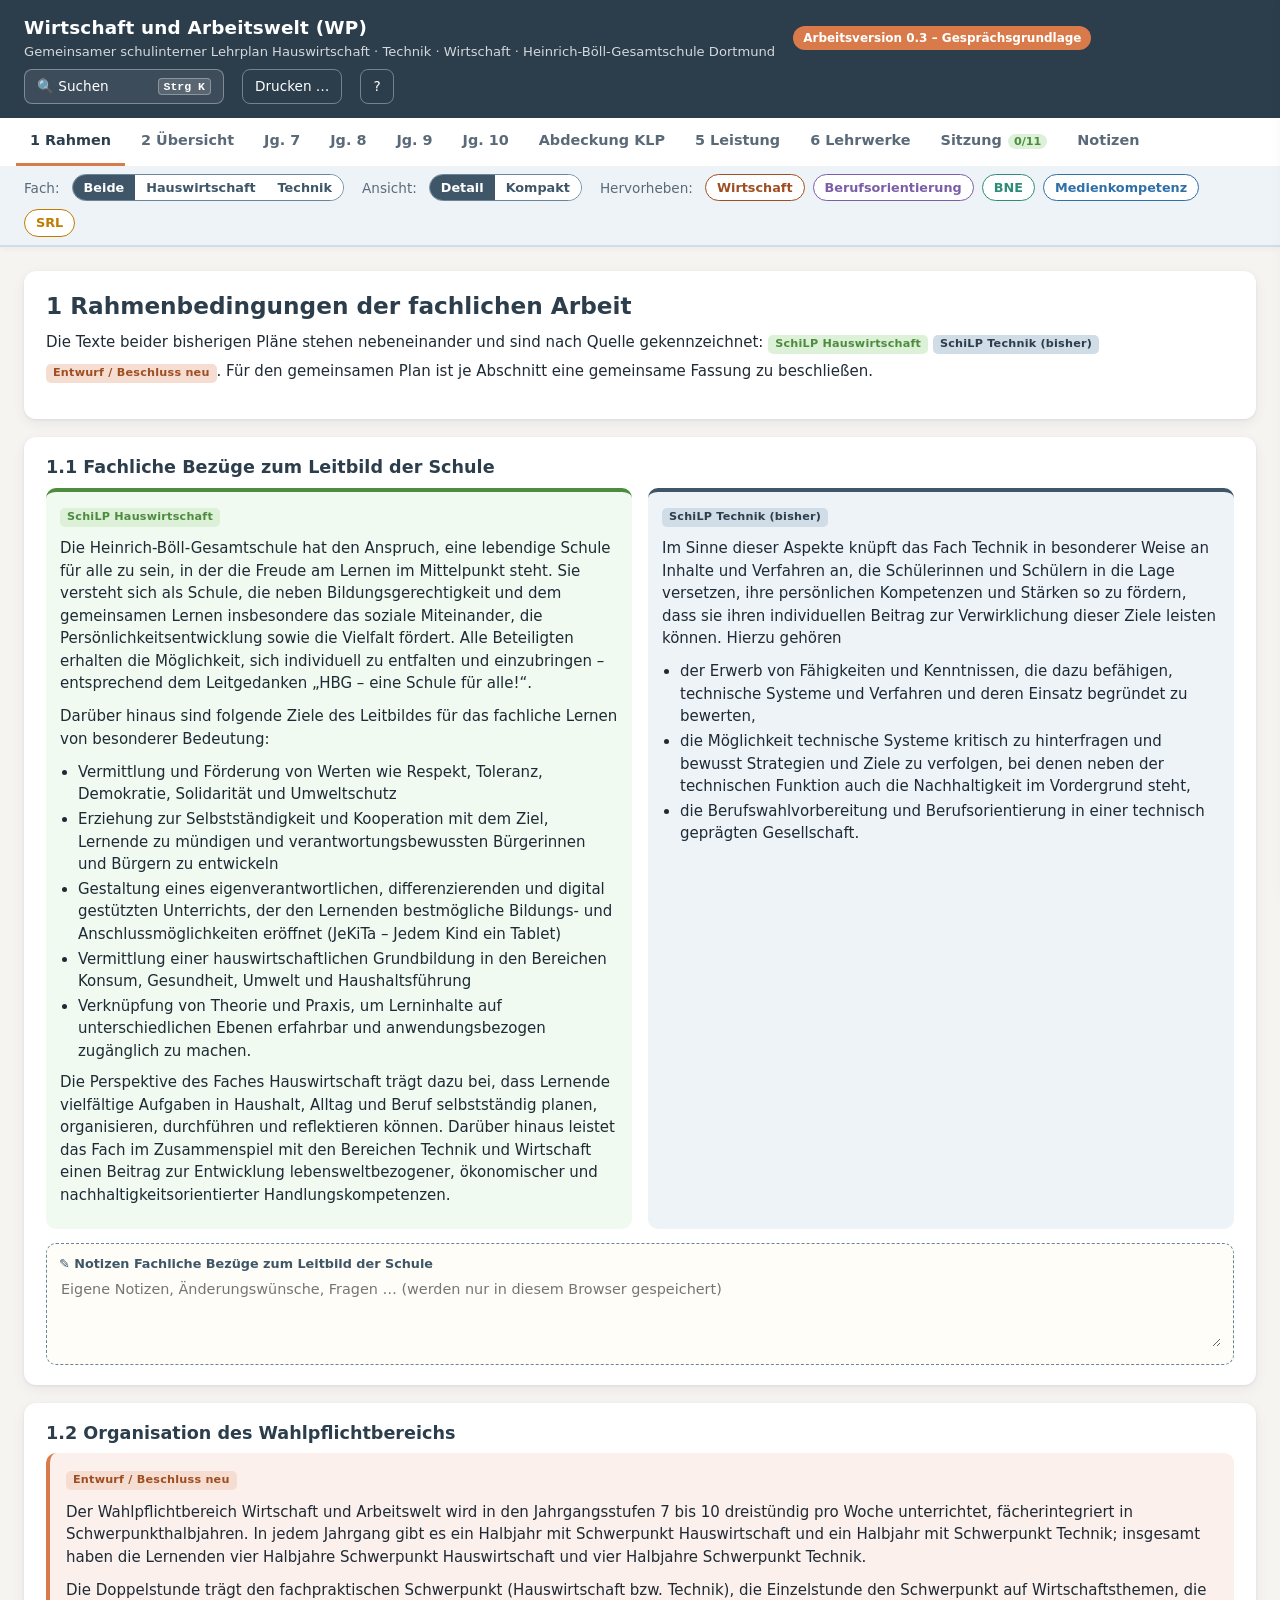
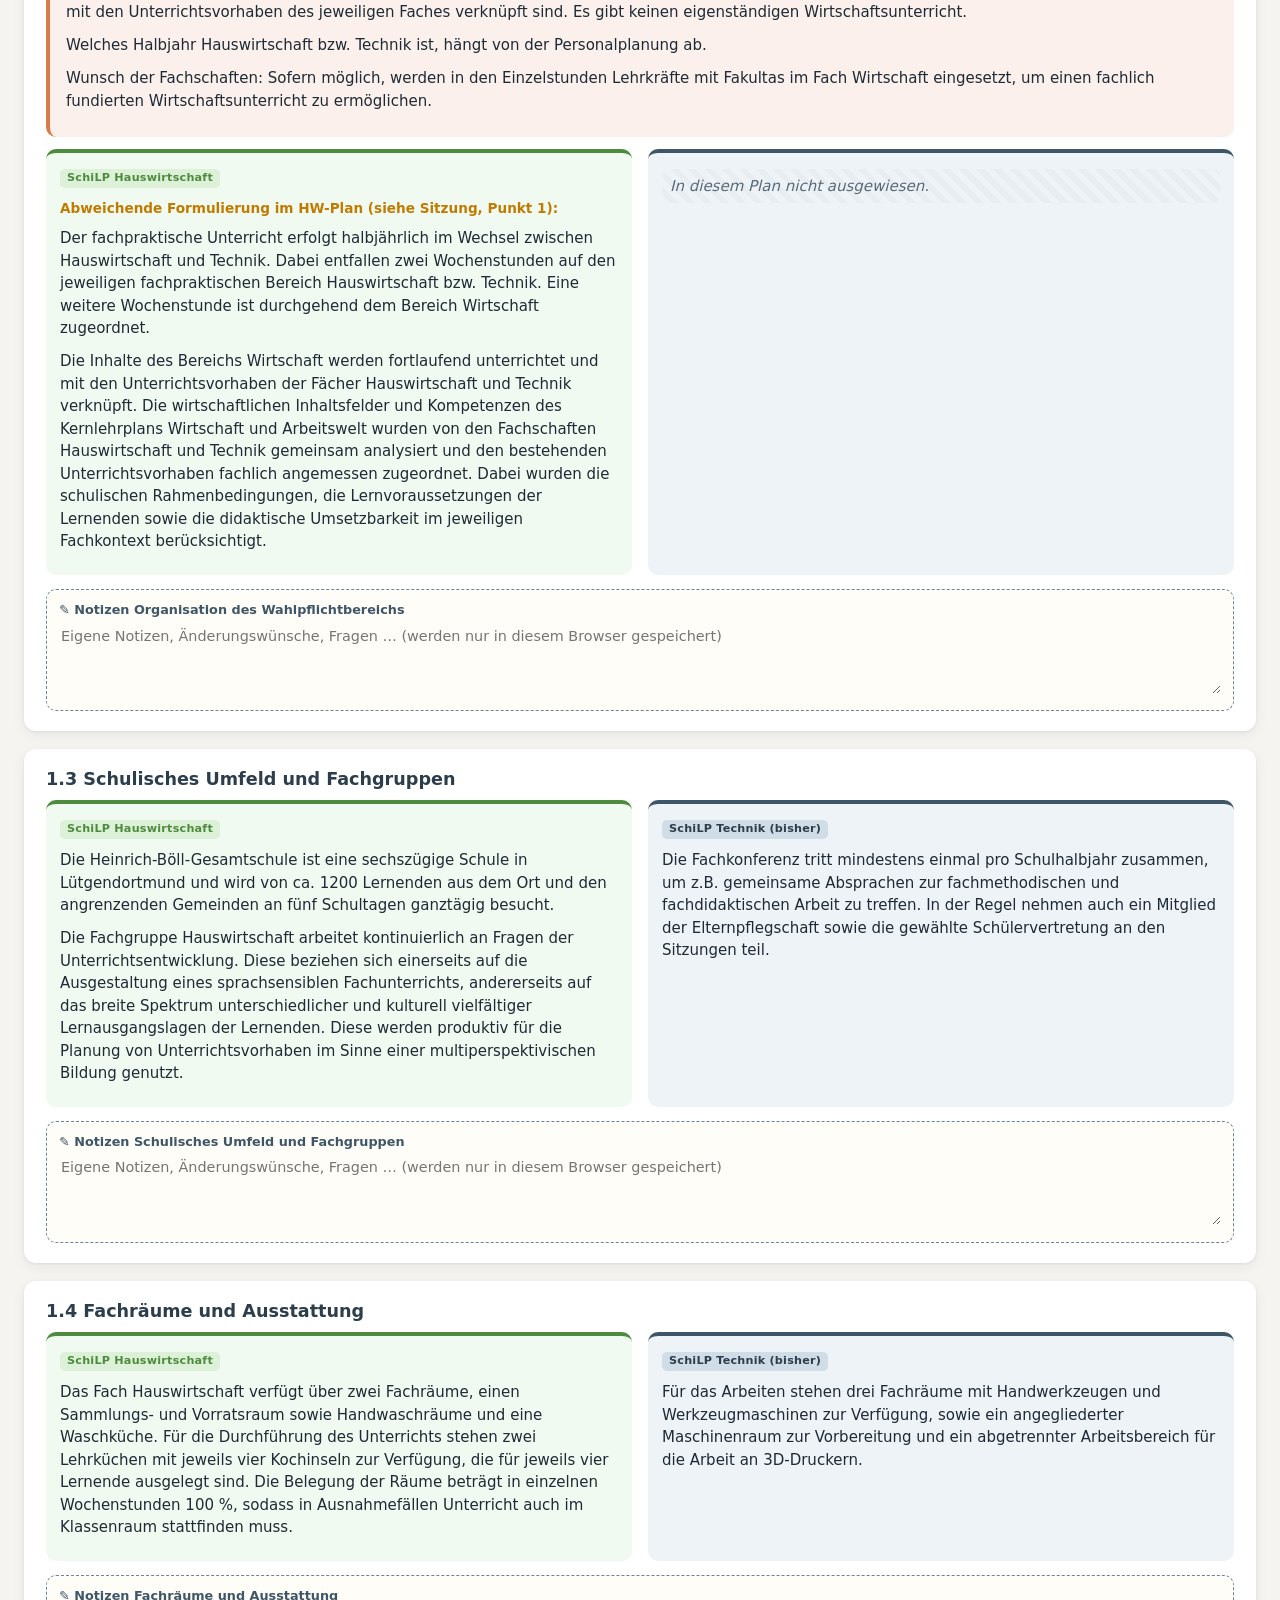
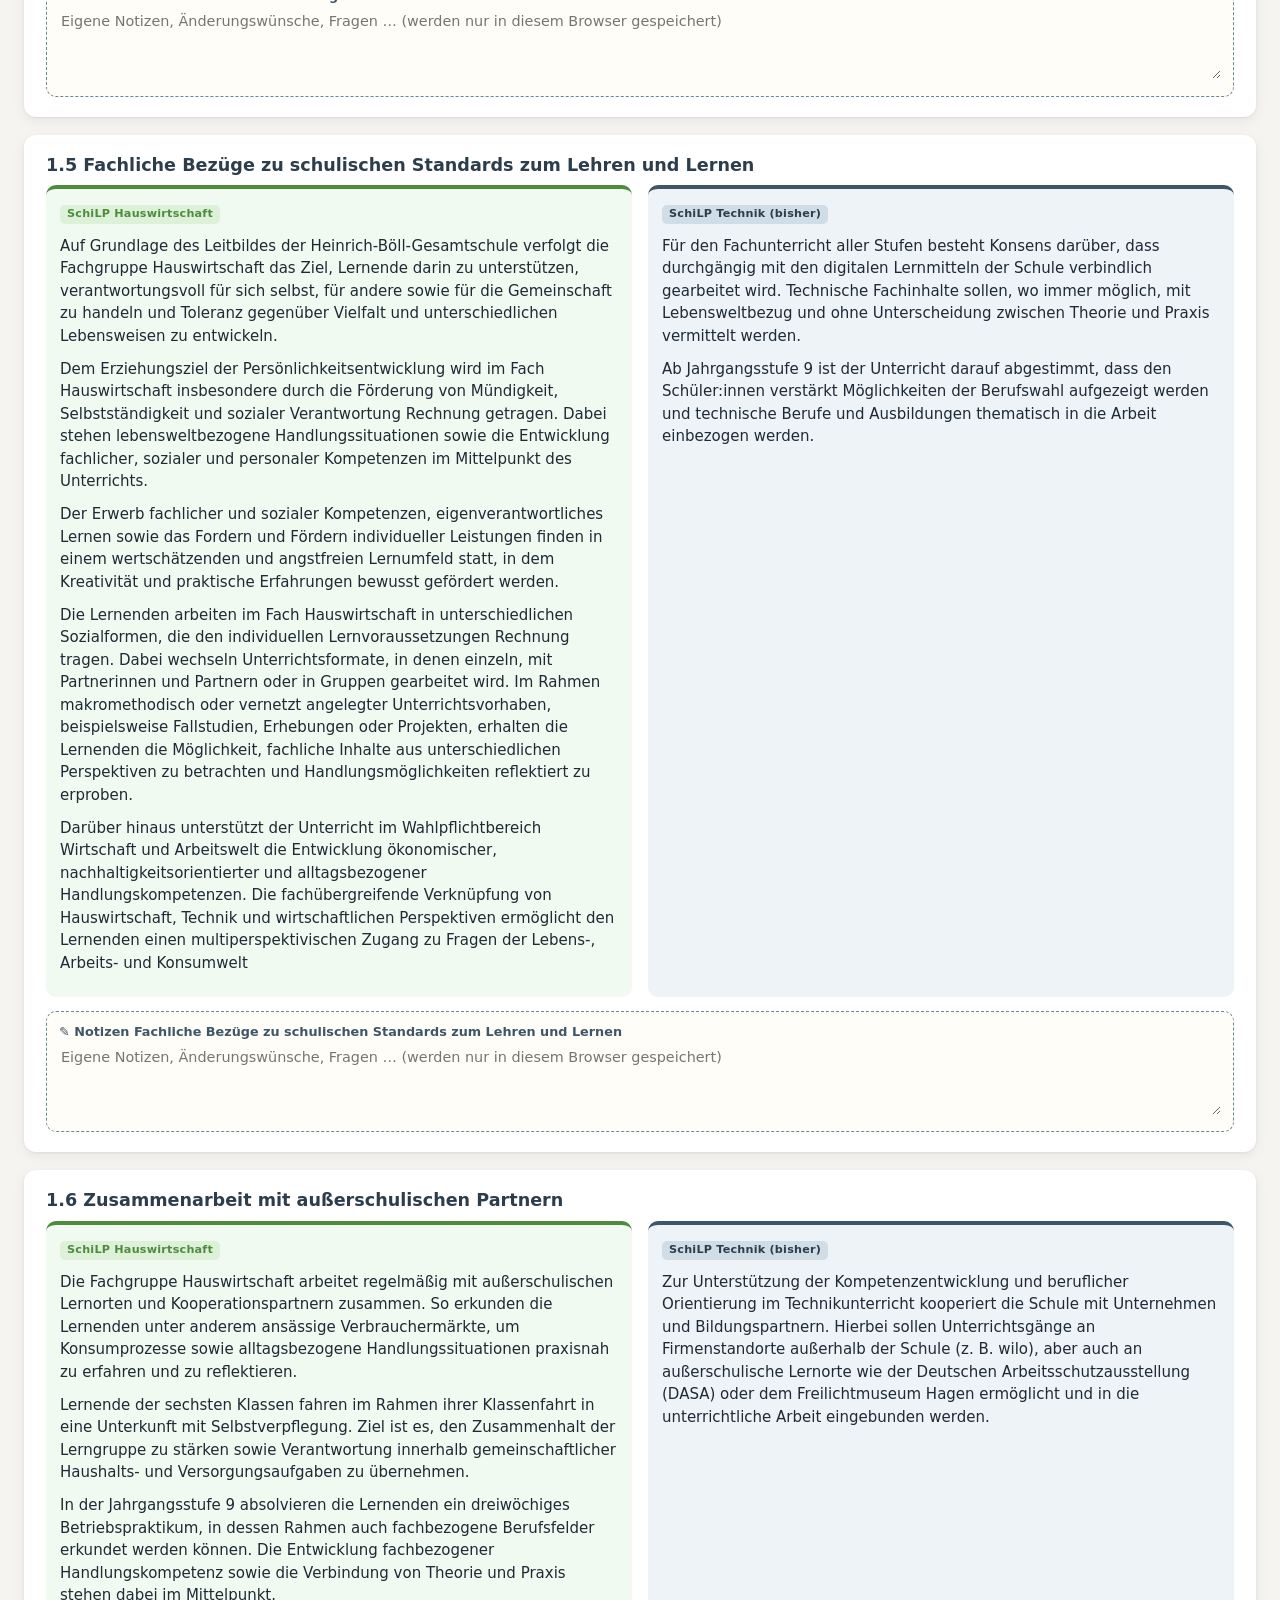
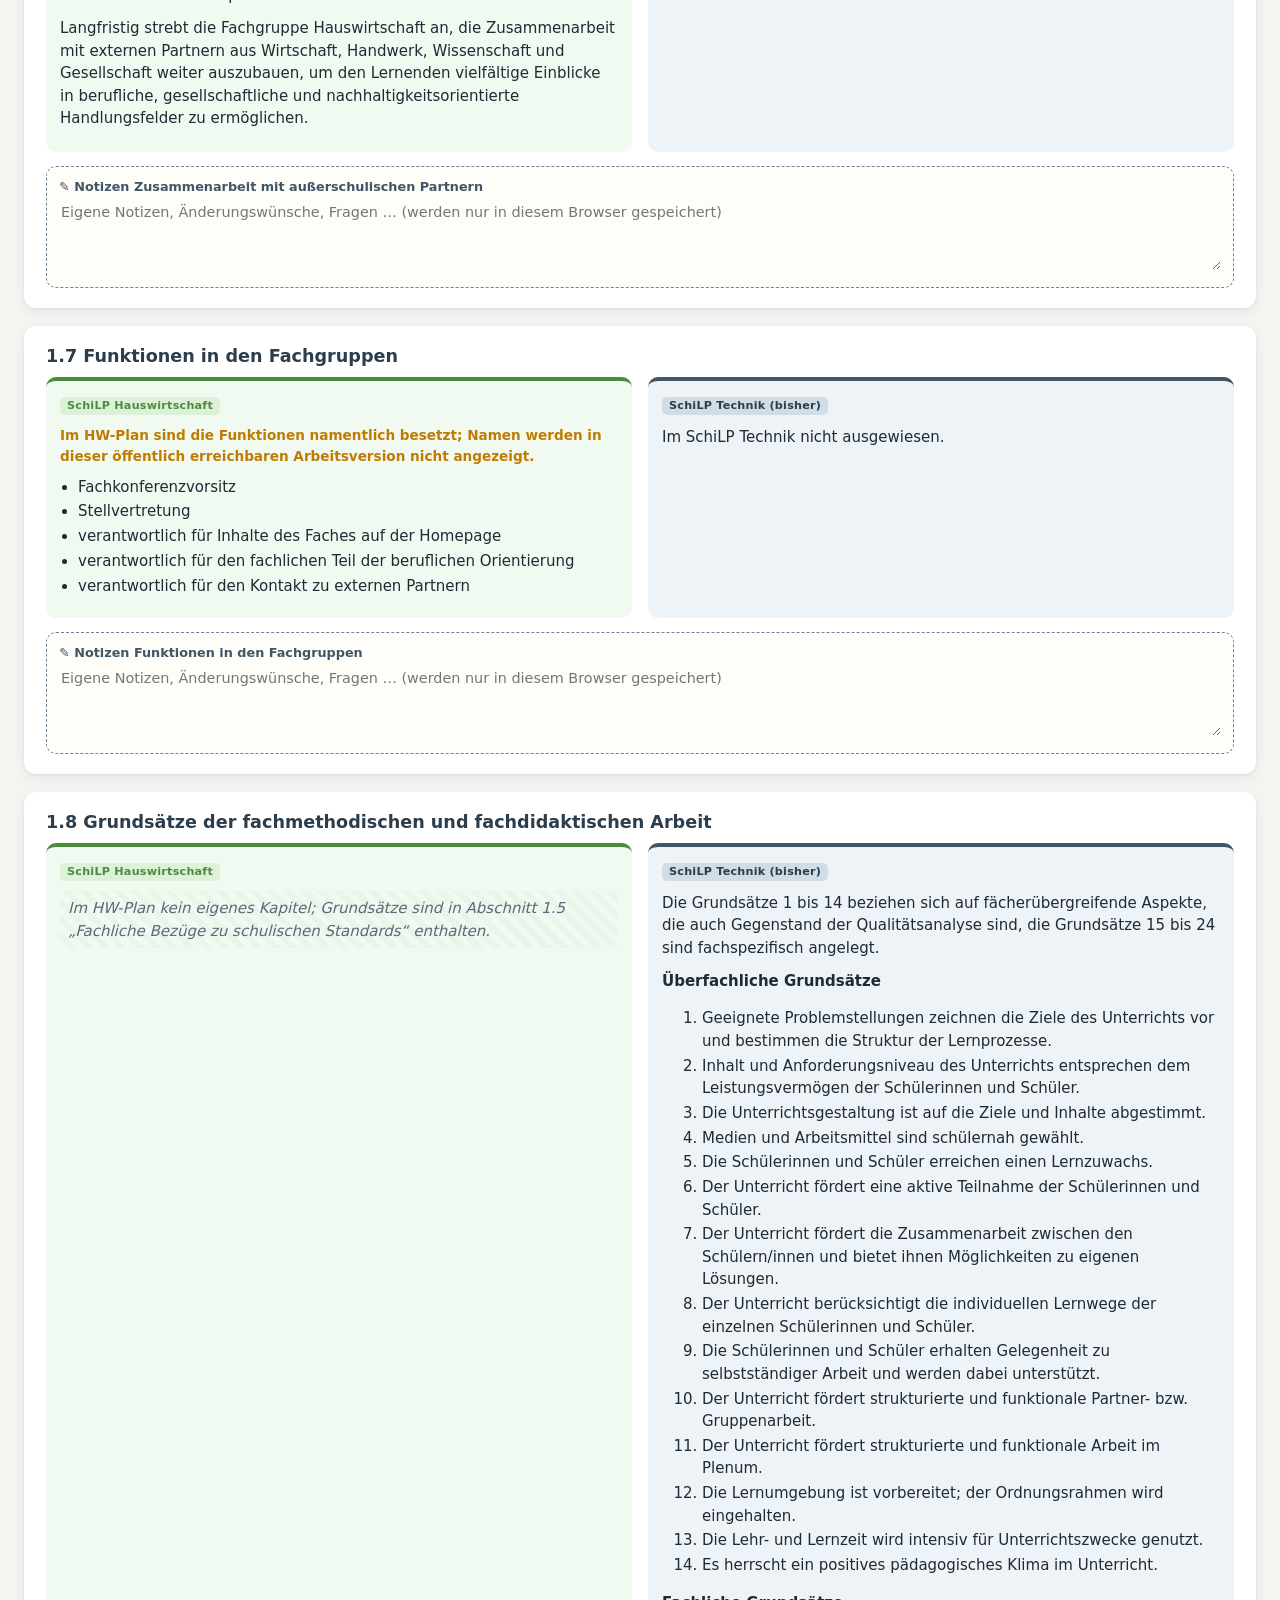
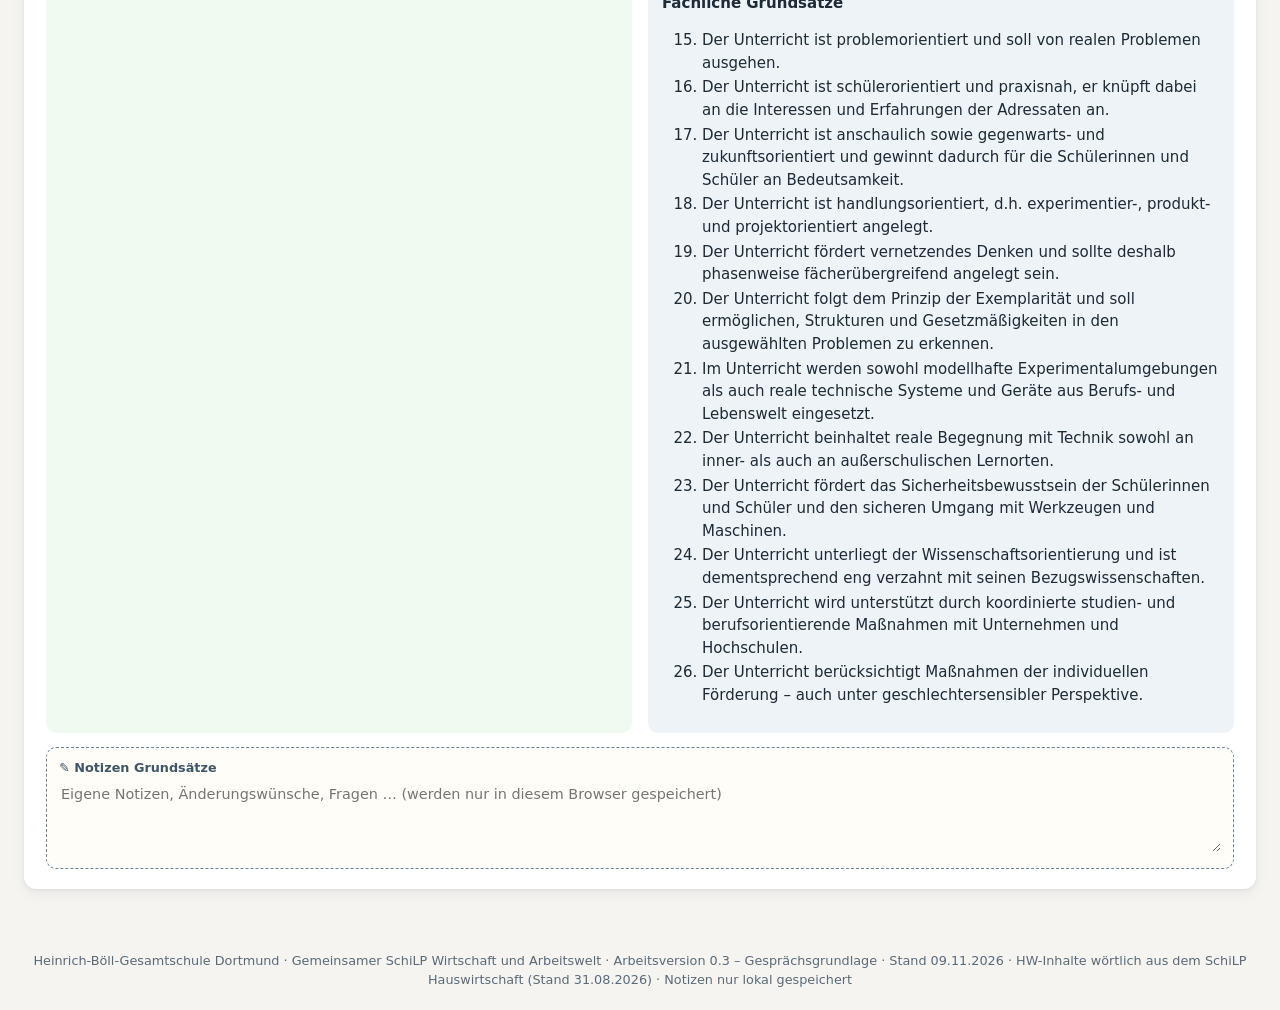
<file: index.html>
<!DOCTYPE html>
<html lang="de">
<head>
<meta charset="utf-8">
<meta name="viewport" content="width=device-width, initial-scale=1">
<title>Wirtschaft und Arbeitswelt – SchiLP Arbeitsversion</title>
<meta name="robots" content="noindex">
<style>
:root {
  --slate-dark:#2C3D4C; --slate-base:#3E5668; --slate-mid:#6A8599; --slate-pale:#D0DCE6; --slate-ghost:#EEF3F7;
  --rust-dark:#9E4E22; --rust-base:#D97A4A; --rust-mid:#EBA882; --rust-pale:#F5DDD1; --rust-ghost:#FBF0EB;
  --sage-dark:#4D8B3F; --sage-base:#7DBB6F; --sage-mid:#A8D49D; --sage-pale:#DDF0D8; --sage-ghost:#F0FAF0;
  --color-warning:#C17B00; --color-error:#C0392B;
  --bg:#F5F4F1; --text:#1E2A35; --text-muted:#5A6A78; --white:#fff;
  /* Fachfarben */
  --tc:#3E5668; --tc-pale:#D0DCE6; --hw:#4D8B3F; --hw-pale:#DDF0D8; --wi:#9E4E22; --wi-pale:#F5DDD1;
  /* Querschnitt-Markierungen */
  --bo:#7B5EA7; --bo-pale:#ECE5F5; --bne:#2E8B7A; --bne-pale:#DDF2EE; --mkr:#2F6FA8; --mkr-pale:#DDEAF6; --srl:#C17B00; --srl-pale:#FBF0D9;
  --radius:12px; --shadow:0 1px 3px rgba(30,42,53,.08),0 4px 14px rgba(30,42,53,.06);
}
*{box-sizing:border-box}
html{scroll-behavior:smooth}
body{margin:0;font-family:"Segoe UI",system-ui,-apple-system,Roboto,"Helvetica Neue",Arial,sans-serif;background:var(--bg);color:var(--text);line-height:1.5;font-size:15px}
a{color:var(--slate-base)}
h1,h2,h3,h4{line-height:1.25;margin:0 0 .5em}
h2{font-size:1.45rem;color:var(--slate-dark)}
h3{font-size:1.1rem;color:var(--slate-dark)}
h4{font-size:.95rem;color:var(--slate-dark);text-transform:uppercase;letter-spacing:.04em}
p{margin:.3em 0 .7em}
ul{margin:.2em 0 .6em;padding-left:1.2em}
li{margin:.15em 0}
small,.muted{color:var(--text-muted)}

/* ---------- Header ---------- */
.topbar{background:var(--slate-dark);color:#fff;padding:14px 24px;display:flex;align-items:center;gap:18px;flex-wrap:wrap}
.topbar .brand{display:flex;flex-direction:column}
.topbar .brand b{font-size:1.15rem;letter-spacing:.01em}
.topbar .brand span{font-size:.82rem;opacity:.8}
.topbar{row-gap:8px}
.topbar button{white-space:nowrap}
.topbar .badge-draft{background:var(--rust-base);color:#fff;border-radius:999px;padding:3px 10px;font-size:.75rem;font-weight:600}
.topbar .spacer{flex:1}
.topbar button,.btn{font:inherit;font-size:.85rem;border:1px solid rgba(255,255,255,.35);background:transparent;color:#fff;padding:6px 12px;border-radius:8px;cursor:pointer}
.topbar button:hover{background:rgba(255,255,255,.12)}
.btn{border-color:var(--slate-mid);color:var(--slate-base);background:#fff}
.btn:hover{background:var(--slate-ghost)}
.btn.primary{background:var(--rust-base);border-color:var(--rust-base);color:#fff}
.btn.primary:hover{background:var(--rust-dark)}

/* ---------- Navigation ---------- */
nav.tabs{position:sticky;top:0;z-index:20;background:#fff;border-bottom:1px solid var(--slate-pale);box-shadow:0 2px 6px rgba(0,0,0,.04)}
nav.tabs .inner{display:flex;gap:2px;overflow-x:auto;padding:0 16px}
nav.tabs a{display:block;padding:12px 14px;text-decoration:none;color:var(--text-muted);font-weight:600;font-size:.9rem;border-bottom:3px solid transparent;white-space:nowrap}
nav.tabs a:hover{color:var(--slate-dark)}
nav.tabs a.active{color:var(--slate-dark);border-bottom-color:var(--rust-base)}
.filterbar{display:flex;align-items:center;gap:8px;flex-wrap:wrap;padding:8px 24px;background:var(--slate-ghost);border-bottom:1px solid var(--slate-pale);font-size:.85rem}
.filterbar .lbl{color:var(--text-muted);margin-right:4px}
.fchip{border:1.5px solid currentColor;background:#fff;border-radius:999px;padding:3px 11px;font:inherit;font-size:.8rem;font-weight:600;cursor:pointer}
.fchip[data-f=bo]{color:var(--bo)} .fchip[data-f=bne]{color:var(--bne)} .fchip[data-f=mkr]{color:var(--mkr)} .fchip[data-f=wi]{color:var(--wi)} .fchip[data-f=srl]{color:var(--srl)}
.fchip.on{color:#fff!important}
.fchip.on[data-f=bo]{background:var(--bo);border-color:var(--bo)} .fchip.on[data-f=bne]{background:var(--bne);border-color:var(--bne)} .fchip.on[data-f=mkr]{background:var(--mkr);border-color:var(--mkr)} .fchip.on[data-f=wi]{background:var(--wi);border-color:var(--wi)} .fchip.on[data-f=srl]{background:var(--srl);border-color:var(--srl)}

main{max-width:1280px;margin:0 auto;padding:24px}
section.view{display:none}
section.view.active{display:block}

/* ---------- Karten ---------- */
.card{background:#fff;border-radius:var(--radius);box-shadow:var(--shadow);padding:20px 22px;margin-bottom:18px}
.card.tight{padding:14px 16px}
.grid{display:grid;gap:16px}
.g2{grid-template-columns:repeat(2,minmax(0,1fr))}
.g3{grid-template-columns:repeat(3,minmax(0,1fr))}
.g4{grid-template-columns:repeat(4,minmax(0,1fr))}
@media (max-width:900px){.g2,.g3,.g4{grid-template-columns:1fr}}
.box{border-radius:10px;padding:14px 16px;background:var(--slate-ghost);border-left:4px solid var(--slate-mid)}
.box h4{margin-bottom:.4em}
.box.tc{background:var(--slate-ghost);border-color:var(--tc)}
.box.hw{background:var(--sage-ghost);border-color:var(--hw)}
.box.wi{background:var(--rust-ghost);border-color:var(--wi)}
.box.bo{background:var(--bo-pale);border-color:var(--bo)}
.box.bne{background:var(--bne-pale);border-color:var(--bne)}
.box.mkr{background:var(--mkr-pale);border-color:var(--mkr)}
.box.srl{background:var(--srl-pale);border-color:var(--srl)}
.box.warn{background:var(--rust-ghost);border-color:var(--color-warning)}

/* ---------- Chips ---------- */
.chip{display:inline-block;border-radius:999px;padding:1px 9px;font-size:.75rem;font-weight:600;margin:1px 2px 1px 0;white-space:nowrap;vertical-align:middle}
.chip.tc{background:var(--tc-pale);color:var(--slate-dark)}
.chip.hw{background:var(--hw-pale);color:var(--sage-dark)}
.chip.wi{background:var(--wi-pale);color:var(--wi)}
.chip.bo{background:var(--bo-pale);color:var(--bo)}
.chip.bne{background:var(--bne-pale);color:var(--bne)}
.chip.mkr{background:var(--mkr-pale);color:var(--mkr)}
.chip.srl{background:var(--srl-pale);color:var(--srl)}
.chip.code{background:#fff;border:1px solid var(--slate-pale);color:var(--slate-base);cursor:help}
.chip.time{background:var(--slate-dark);color:#fff}
.chip.time.es{background:var(--wi)}

/* ---------- Hero ---------- */
.hero{display:flex;gap:18px;align-items:flex-start}
.hero .jg{flex:0 0 auto;width:74px;height:74px;border-radius:16px;background:var(--tc);color:#fff;display:flex;flex-direction:column;align-items:center;justify-content:center;font-weight:700}
.hero .jg small{color:#fff;opacity:.8;font-size:.7rem;font-weight:600}
.hero .jg b{font-size:1.8rem;line-height:1}
.hero.hwh .jg{background:var(--hw)}
.hero .ttl{flex:1}
.hero .ttl h2{margin-bottom:2px}
.hero .ttl .sub{color:var(--text-muted);font-weight:600;margin-bottom:8px}
.leitfrage{font-style:italic;background:var(--rust-ghost);border-left:4px solid var(--rust-base);padding:8px 12px;border-radius:8px;margin:8px 0}
.status{font:inherit;font-size:.82rem;padding:5px 8px;border-radius:8px;border:1px solid var(--slate-pale);background:#fff}
.status[data-v=diskutiert]{background:var(--rust-ghost);border-color:var(--rust-mid)}
.status[data-v=beschlossen]{background:var(--sage-pale);border-color:var(--sage-base)}
.status[data-v=zurückgestellt]{background:#eee}

/* ---------- Tabellen ---------- */
table{border-collapse:collapse;width:100%;font-size:.88rem}
th,td{padding:8px 10px;border-bottom:1px solid var(--slate-pale);vertical-align:top;text-align:left}
th{background:var(--slate-ghost);color:var(--slate-dark);font-weight:700;font-size:.8rem;text-transform:uppercase;letter-spacing:.03em}
tr:last-child td{border-bottom:none}
.tablewrap{overflow-x:auto}
.seq td:first-child{font-weight:700;color:var(--slate-dark);width:22%}
.seq .h{font-weight:700;font-size:.78rem;display:block;margin-bottom:2px}
.seq td.wi{background:var(--rust-ghost)}
.seq tfoot td{font-weight:700;background:var(--slate-ghost)}
.raster th.m{background:var(--slate-pale)} .raster th.r{background:var(--rust-pale)} .raster th.e{background:var(--sage-pale)}
.raster td.b{font-weight:700;width:18%}
.raster td.b small{display:block;font-weight:600}
.raster tr.wi td.b{color:var(--wi)} .raster tr.bo td.b{color:var(--bo)} .raster tr.bne td.b{color:var(--bne)}
.matrix td,.matrix th{text-align:center} .matrix td:first-child,.matrix th:first-child{text-align:left}
.dot{display:inline-block;width:14px;height:14px;border-radius:50%;background:var(--tc)}
.dot.q{background:transparent;border:2px solid var(--tc)}
.zero{color:var(--color-error);font-weight:700}

/* ---------- Übersicht ---------- */
.modell{display:grid;grid-template-columns:90px repeat(2,minmax(0,1fr));gap:8px;align-items:stretch}
.modell .jgl{display:flex;align-items:center;font-weight:700;color:var(--slate-dark)}
.hj{border-radius:10px;padding:8px 12px;font-size:.85rem;display:flex;flex-direction:column;gap:4px}
.hj.tc{background:var(--tc-pale)} .hj.hw{background:var(--hw-pale)}
.hj .row{display:flex;gap:6px;align-items:center}
.hj .bar{border-radius:6px;padding:2px 8px;color:#fff;font-weight:600;font-size:.75rem}
.hj .bar.ds.tc{background:var(--tc)} .hj .bar.ds.hw{background:var(--hw)} .hj .bar.es{background:var(--wi)}
.ov td{width:40%} .ov td:first-child{width:8%;font-weight:700;font-size:1.1rem;color:var(--slate-dark)}
.ov .t{font-weight:700;color:var(--slate-dark);text-decoration:none;display:block}
.ov .t:hover{text-decoration:underline}
.ov .hwitem{margin-bottom:6px}

/* ---------- HW-Details ---------- */
details.hwuv{background:#fff;border-radius:var(--radius);box-shadow:var(--shadow);margin-bottom:12px;border-left:5px solid var(--hw)}
details.hwuv summary{cursor:pointer;padding:14px 18px;font-weight:700;color:var(--slate-dark);list-style:none;display:flex;gap:10px;align-items:baseline}
details.hwuv summary::-webkit-details-marker{display:none}
details.hwuv summary:before{content:"▸";color:var(--hw);transition:transform .2s}
details.hwuv[open] summary:before{transform:rotate(90deg)}
details.hwuv .body{padding:0 18px 16px}

/* ---------- Notizen ---------- */
.note{margin-top:14px;border:1.5px dashed var(--slate-mid);border-radius:10px;padding:10px 12px;background:#FFFDF7}
.note label{display:flex;justify-content:space-between;font-size:.8rem;font-weight:700;color:var(--slate-base);margin-bottom:4px}
.note label .saved{font-weight:500;color:var(--sage-dark);opacity:0;transition:opacity .3s}
.note label .saved.show{opacity:1}
.note textarea{width:100%;min-height:70px;font:inherit;font-size:.9rem;border:none;background:transparent;resize:vertical;outline:none;color:var(--text)}
.note.has{border-style:solid;border-color:var(--rust-base);background:var(--rust-ghost)}
.notelist .item{border-bottom:1px solid var(--slate-pale);padding:10px 0}
.notelist .item b{color:var(--slate-dark)}
.notelist pre{white-space:pre-wrap;font:inherit;margin:4px 0 0}

/* ---------- Diskussion ---------- */
.disc{display:grid;grid-template-columns:1fr auto;gap:8px 16px;align-items:start}
.disc .tagline{grid-column:1/-1}

/* ---------- Highlight-Filter ---------- */
.t-bo,.t-bne,.t-mkr,.t-wi,.t-srl{transition:box-shadow .2s,outline .2s}
body.hl-bo .t-bo{outline:3px solid var(--bo);outline-offset:2px;border-radius:8px}
body.hl-bne .t-bne{outline:3px solid var(--bne);outline-offset:2px;border-radius:8px}
body.hl-mkr .t-mkr{outline:3px solid var(--mkr);outline-offset:2px;border-radius:8px}
body.hl-wi .t-wi{outline:3px solid var(--wi);outline-offset:2px;border-radius:8px}
body.hl-srl .t-srl{outline:3px solid var(--srl);outline-offset:2px;border-radius:8px}

.legend{display:flex;gap:14px;flex-wrap:wrap;font-size:.8rem;color:var(--text-muted)}
.legend span{display:inline-flex;align-items:center;gap:5px}
.sw{width:12px;height:12px;border-radius:3px;display:inline-block}
.toast{position:fixed;bottom:20px;right:20px;background:var(--slate-dark);color:#fff;padding:10px 16px;border-radius:10px;box-shadow:var(--shadow);opacity:0;transform:translateY(10px);transition:all .3s;z-index:50;font-size:.9rem}
.toast.show{opacity:1;transform:none}
.foot{text-align:center;color:var(--text-muted);font-size:.8rem;padding:20px}

/* ---------- Druck ---------- */
@media print{
  body{background:#fff;font-size:10.5pt}
  .topbar,nav.tabs,.filterbar,.noprint,.toast{display:none!important}
  main{padding:0;max-width:none}
  .card,details.hwuv{box-shadow:none;border:1px solid #ccc;break-inside:avoid-page}
  section.view{display:none} section.view.active{display:block}
  body.printall section.view{display:block;break-before:page}
  details.hwuv .body{display:block!important}
  .note textarea{min-height:0}
  .note:not(.has){display:none}
  table{font-size:9pt} tr{break-inside:avoid}
  a{text-decoration:none;color:inherit}
}

/* ===== Gemeinsamer Plan: gleichrangige Fächer ===== */
h5{font-size:.85rem;color:var(--slate-dark);text-transform:uppercase;letter-spacing:.04em;margin:0 0 .4em}
h4.sec{margin:20px 0 8px;color:var(--slate-dark)}
.grid.tight{gap:8px}
.grid + .grid{margin-top:12px}
.src{display:inline-block;font-size:.7rem;font-weight:700;border-radius:5px;padding:1px 7px;margin-bottom:6px;letter-spacing:.02em}
.src.hw{background:var(--hw-pale);color:var(--sage-dark)}
.src.tc{background:var(--tc-pale);color:var(--slate-dark)}
.src.neu{background:var(--rust-pale);color:var(--rust-dark)}
.col{border-radius:10px;padding:12px 14px}
.col.hw{background:var(--sage-ghost);border-top:4px solid var(--hw)}
.col.tc{background:var(--slate-ghost);border-top:4px solid var(--tc)}
.box.neu{background:var(--rust-ghost);border-color:var(--rust-base)}
.box.hw{background:var(--sage-ghost);border-color:var(--hw)}
.nicht{color:var(--text-muted);font-style:italic;background:repeating-linear-gradient(45deg,transparent,transparent 6px,rgba(0,0,0,.025) 6px,rgba(0,0,0,.025) 12px);border-radius:6px;padding:6px 8px;margin:4px 0}
.hinweis{font-size:.85rem;color:var(--color-warning);font-weight:600}
.btn.danger{border-color:var(--color-error);color:var(--color-error)}
.card.inner{box-shadow:none;border:1px solid var(--slate-pale);margin-top:12px}

/* Fachkennzeichnung */
.fbadge{display:inline-block;border-radius:6px;padding:2px 9px;font-size:.75rem;font-weight:700;color:#fff;white-space:nowrap}
.fbadge.hw{background:var(--hw)} .fbadge.tc{background:var(--tc)}
.chip.time.hw{background:var(--hw)} .chip.time.tc{background:var(--tc)}
.h{display:block;font-weight:700;font-size:.72rem;text-transform:uppercase;letter-spacing:.04em;margin:4px 0 2px;color:var(--text-muted)}
.h.hw{color:var(--sage-dark)} .h.tc{color:var(--slate-base)} .h.wi{color:var(--wi)}
th.hw{background:var(--sage-pale)} th.tc{background:var(--tc-pale)}
td.fcol.hw{background:var(--sage-ghost)} td.fcol.tc{background:var(--slate-ghost)}
.dot.hw{background:var(--hw)} .dot.tc{background:var(--tc)}
div.wi{background:var(--rust-ghost);border-radius:6px;padding:2px 8px;margin-top:6px}

/* Jahrgangskopf */
.jgcard{border-radius:12px;padding:14px 16px}
.jgcard.hw{background:var(--sage-ghost);border:2px solid var(--hw-pale)}
.jgcard.tc{background:var(--slate-ghost);border:2px solid var(--tc-pale)}
.jgct{font-weight:700;color:var(--slate-dark);margin-bottom:8px}
.jgitem{display:block;text-decoration:none;color:var(--text);padding:5px 0;border-bottom:1px dashed var(--slate-pale)}
.jgitem:hover{color:var(--rust-dark)}
.fachblock{margin-top:24px}
.fh{padding:8px 14px;border-radius:10px;color:#fff}
.fh.hw{background:var(--hw)} .fh.tc{background:var(--tc)}

/* Unterrichtsvorhaben */
details.uv{background:#fff;border-radius:var(--radius);box-shadow:var(--shadow);margin-bottom:12px}
details.uv.hw{border-left:6px solid var(--hw)} details.uv.tc{border-left:6px solid var(--tc)}
details.uv summary{cursor:pointer;padding:14px 18px;list-style:none;display:flex;gap:10px;align-items:center;flex-wrap:wrap}
details.uv summary::-webkit-details-marker{display:none}
details.uv summary:before{content:"▸";color:var(--slate-mid);transition:transform .2s;font-size:1.1rem}
details.uv[open] summary:before{transform:rotate(90deg)}
details.uv .sumt{flex:1 1 380px;color:var(--slate-dark)}
details.uv .sumchips{display:flex;flex-wrap:wrap;gap:2px}
details.uv .body{padding:0 18px 18px}
.uvhead{display:flex;justify-content:space-between;align-items:flex-start;gap:12px;margin-bottom:10px}
table.seq td.s1{width:20%} .stitle{font-weight:600;color:var(--slate-dark);margin:2px 0 4px}
table.seq.hw th{background:var(--sage-pale)} table.seq.tc th{background:var(--tc-pale)}
table.seq td{font-size:.85rem}
table.seq ul{padding-left:1.05em}
.ovitem{margin-bottom:8px}
.ov td{width:46%} .ov td:first-child{width:8%}

/* Fachfilter */
.seg{display:inline-flex;border:1.5px solid var(--slate-mid);border-radius:999px;overflow:hidden}
.seg button{font:inherit;font-size:.8rem;font-weight:600;border:none;background:#fff;color:var(--slate-base);padding:3px 11px;cursor:pointer}
.seg button.on{background:var(--slate-base);color:#fff}
body.only-hw .fachblock.tc, body.only-hw details.uv.tc, body.only-hw .col.tc, body.only-hw .jgcard.tc{display:none}
body.only-tc .fachblock.hw, body.only-tc details.uv.hw, body.only-tc .col.hw, body.only-tc .jgcard.hw{display:none}

@media print{
  details.uv{box-shadow:none;border:1px solid #ccc}
  details.uv .body{display:block!important}
  details.uv summary:before{display:none}
  .seg,.fchip{display:none}
}

table.seq td.s1{font-weight:400;color:var(--text)}

/* ===== Interaktion v0.3 ===== */
button.chip{border:none;cursor:pointer;font-family:inherit}
button.chip:hover,.code-link:hover{filter:brightness(.93);text-decoration:underline}
.code-link{font:inherit;font-size:.82em;font-weight:700;border:none;background:var(--slate-ghost);color:var(--slate-base);border-radius:4px;padding:0 4px;cursor:pointer}
.code-link.hw{background:var(--sage-ghost);color:var(--sage-dark)} .code-link.tc{background:var(--slate-ghost);color:var(--slate-base)}
.code-link.wi{background:var(--rust-ghost);color:var(--wi)} .code-link.mkr{background:var(--mkr-pale);color:var(--mkr)}
a.chip.lnk{text-decoration:none} a.dot{display:inline-block;margin:0 2px}

/* Topbar */
.searchbtn{display:inline-flex;gap:8px;align-items:center;min-width:200px;justify-content:space-between;background:rgba(255,255,255,.08)!important}
kbd{font:600 .72rem ui-monospace,monospace;background:rgba(255,255,255,.15);border:1px solid rgba(255,255,255,.3);border-radius:4px;padding:1px 5px}
.dlg kbd{background:var(--slate-ghost);border-color:var(--slate-pale);color:var(--slate-dark)}
nav.tabs a{position:relative}
.tabdot{display:none;position:absolute;top:9px;right:4px;width:7px;height:7px;border-radius:50%;background:var(--rust-base)}
nav.tabs a.hasnotes .tabdot{display:block}
.tabbadge{margin-left:6px;font-size:.7rem;background:var(--sage-pale);color:var(--sage-dark);border-radius:999px;padding:1px 6px}
.seg.small button{font-size:.78rem;padding:3px 10px}

/* Stundenbalken */
.hbar{margin-top:10px}
.hbar .track{position:relative;height:20px;background:#fff;border:1px solid var(--slate-pale);border-radius:6px;display:flex;overflow:visible}
.hbar.compact .track{height:14px}
.seg-b{height:100%;display:flex;align-items:center;justify-content:center;font-size:.66rem;font-weight:700;color:#fff;overflow:hidden;white-space:nowrap;border-right:1px solid rgba(255,255,255,.6)}
.hbar.compact .seg-b{font-size:0}
.seg-b.hw{background:var(--hw)} .seg-b.hw.alt{background:#6FA562} .seg-b.tc{background:var(--tc)} .seg-b.wi{background:var(--wi)}
.seg-b.range{background:repeating-linear-gradient(45deg,var(--sage-mid),var(--sage-mid) 4px,#fff 4px,#fff 8px)}
.hbar .limit{position:absolute;top:-4px;bottom:-4px;width:0;border-left:2px dashed var(--slate-dark)}
.hbar .hlabel{font-size:.78rem;color:var(--text-muted);margin-top:4px}
.hbar.over .hmsg{color:var(--color-error);font-weight:700} .hbar.warn .hmsg{color:var(--color-warning);font-weight:700} .hbar.ok .hmsg{color:var(--sage-dark);font-weight:700}
.hbar.over .track{border-color:var(--color-error)}
.limitsw{border:2px dashed var(--slate-dark);background:transparent!important;width:0!important}
table.bil td{width:45%} table.bil td:first-child{width:10%}

/* Jahrgangsseite: Werkzeuge, Seitennavigation, Gegenüberstellung */
.jgtools{display:flex;gap:8px;align-items:center;flex-wrap:wrap;margin-top:14px}
.jgwrap{display:grid;grid-template-columns:minmax(0,1fr) 250px;gap:20px;align-items:start}
@media (max-width:1150px){.jgwrap{grid-template-columns:1fr}.toc{display:none}}
.toc{position:sticky;top:110px;max-height:calc(100vh - 130px);overflow:auto}
.toc-in{background:#fff;border-radius:var(--radius);box-shadow:var(--shadow);padding:12px 12px 14px;font-size:.8rem}
.toc-title{font-weight:700;color:var(--text-muted);text-transform:uppercase;font-size:.7rem;letter-spacing:.05em;margin-bottom:6px}
.toc-h{font-weight:700;margin:10px 0 4px;padding-left:6px;border-left:4px solid}
.toc-h.hw{border-color:var(--hw);color:var(--sage-dark)} .toc-h.tc{border-color:var(--tc);color:var(--slate-dark)}
.toc a{display:block;text-decoration:none;color:var(--text);padding:3px 6px;border-radius:6px;line-height:1.3}
.toc a:hover{background:var(--slate-ghost)}
.toc a.toc-s{padding-left:16px;color:var(--text-muted)}
.toc a.on{background:var(--rust-ghost);color:var(--rust-dark);font-weight:600}
.jgmode-vergleich{display:none}
body.jg-vergleich .jgmode-vergleich{display:block}
body.jg-vergleich .jgmode-vorhaben{display:none}
table.cmp th.rowh{width:14%;background:var(--slate-ghost);text-transform:none;letter-spacing:0;font-size:.82rem;vertical-align:top}
table.cmp td{width:43%}
.cmpuv{padding:6px 0;border-bottom:1px dashed var(--slate-pale)} .cmpuv:last-child{border-bottom:none}
.cmpl{font-weight:700;font-size:.78rem;text-decoration:none;display:inline-block;margin-bottom:3px}
ol.seqlist{margin:0;padding-left:1.2em}
body.only-hw table.cmp .tc, body.only-tc table.cmp .hw{display:none}

/* Vorhaben: Werkzeuge, Notizmarker, Kompaktansicht */
.uvtools{display:flex;gap:8px;align-items:center}
.linkbtn{font:inherit;font-size:.75rem;border:1px solid var(--slate-pale);background:#fff;border-radius:6px;padding:2px 7px;cursor:pointer;color:var(--slate-base);vertical-align:middle}
.linkbtn:hover{background:var(--slate-ghost)}
h3 .linkbtn{opacity:0;transition:opacity .2s} h3:hover .linkbtn,.disc:hover .linkbtn{opacity:1}
.rowtools{display:flex;gap:4px;margin-top:8px;opacity:.55;transition:opacity .2s}
tr.seqrow:hover .rowtools{opacity:1}
.mini{font:inherit;font-size:.72rem;border:1px solid var(--slate-pale);background:#fff;border-radius:6px;padding:1px 6px;cursor:pointer;color:var(--slate-base)}
tr.seqnote.hidden{display:none}
tr.seqnote td{background:#FFFDF7;padding:4px 10px 10px}
.note.small{margin-top:4px} .note.small textarea{min-height:44px}
.ndot{display:none;width:8px;height:8px;border-radius:50%;background:var(--rust-base);margin-left:8px;vertical-align:middle}
details.uv.hasnotes .ndot{display:inline-block}
.fnote{margin-top:6px;padding:6px 8px;background:var(--mkr-pale);border-radius:6px;font-size:.85rem}
body.kompakt details.uv .detail, body.kompakt table.seq .cx, body.kompakt .themen{display:none}
body.kompakt table.seq td.s1{width:auto}
body.kompakt table.seq tr.seqrow td.s1{display:flex;gap:12px;align-items:baseline;flex-wrap:wrap}
body.kompakt .stitle{margin:0}
body.kompakt table.seq thead{display:none}
.flash{animation:flash 1.8s ease-out}
@keyframes flash{0%{box-shadow:0 0 0 4px var(--rust-base)}100%{box-shadow:0 0 0 0 transparent}}
tr.flash td{animation:flashbg 2s ease-out}
@keyframes flashbg{0%{background:var(--rust-pale)}100%{background:transparent}}
mark,mark.hit{background:#FFE58A;color:inherit;border-radius:2px;padding:0 1px}

/* Seitenleiste */
.drawer{position:fixed;top:0;right:0;bottom:0;width:min(440px,92vw);background:#fff;box-shadow:-6px 0 24px rgba(0,0,0,.15);transform:translateX(105%);transition:transform .25s ease;z-index:60;display:flex;flex-direction:column}
.drawer.open{transform:none}
.drawer-head{display:flex;justify-content:space-between;align-items:center;padding:14px 18px;background:var(--slate-dark);color:#fff;font-weight:700}
.drawer-body{padding:16px 18px;overflow:auto}
.drawer-body .def{font-size:1.02rem;color:var(--slate-dark);background:var(--slate-ghost);padding:10px 12px;border-radius:8px;margin:0 0 4px}
.drawer-body h5{margin-top:16px}
.dlink{display:block;text-decoration:none;color:var(--text);padding:7px 8px;border-radius:8px;border:1px solid var(--slate-pale);margin-bottom:6px;font-size:.88rem}
.dlink:hover{background:var(--slate-ghost)}
.dlink.sub{font-size:.8rem;padding:4px 8px;border-style:dashed}
.djg{font-weight:700;font-size:.75rem;color:var(--text-muted);margin:8px 0 4px}
.x{background:transparent;border:none;color:inherit;font-size:1.1rem;cursor:pointer;padding:2px 6px}

/* Overlays */
.overlay{position:fixed;inset:0;background:rgba(30,42,53,.45);z-index:70;display:flex;align-items:flex-start;justify-content:center;padding-top:10vh}
.overlay[hidden]{display:none}
.sbox,.dlg{background:#fff;border-radius:14px;box-shadow:0 20px 50px rgba(0,0,0,.25);width:min(720px,94vw);max-height:76vh;display:flex;flex-direction:column;overflow:hidden}
.dlg{padding:20px 22px;overflow:auto}
#sinput{font:inherit;font-size:1.1rem;border:none;border-bottom:1px solid var(--slate-pale);padding:16px 18px;outline:none}
.sinfo{font-size:.78rem;color:var(--text-muted);padding:6px 18px;background:var(--slate-ghost)}
.sres{overflow:auto}
.sitem{display:block;width:100%;text-align:left;font:inherit;border:none;border-bottom:1px solid var(--slate-ghost);background:#fff;padding:10px 18px;cursor:pointer}
.sitem.sel,.sitem:hover{background:var(--rust-ghost)}
.scrumb{display:block;font-size:.72rem;color:var(--text-muted)}
.stitle2{display:block;font-weight:700;color:var(--slate-dark)}
.ssnip{display:block;font-size:.82rem;color:var(--text-muted)}
.pchecks{display:flex;flex-wrap:wrap;gap:6px 16px}
.dlgbtns{display:flex;gap:8px;margin-top:16px;align-items:center}
.dlgbtns .spacer{flex:1}
.btn.small{font-size:.75rem;padding:2px 8px;margin-left:8px}
.namerow input{font:inherit;padding:5px 8px;border:1px solid var(--slate-mid);border-radius:6px;min-width:220px}
.notelist.foreign{border-left:5px solid var(--mkr)}

/* Sitzungsstatus */
.sprog{display:flex;height:12px;border-radius:6px;overflow:hidden;background:var(--slate-ghost);margin-top:10px}
.sp.b,.slegend i.b{background:var(--sage-base)} .sp.d,.slegend i.d{background:var(--rust-mid)} .sp.z,.slegend i.z{background:#bbb} .sp.o,.slegend i.o{background:var(--slate-pale)}
.slegend{display:flex;gap:14px;font-size:.8rem;color:var(--text-muted);margin-top:6px;flex-wrap:wrap}
.slegend i{display:inline-block;width:10px;height:10px;border-radius:3px;margin-right:4px;vertical-align:middle}

/* Sitzungsmodus */
.meeting{position:fixed;inset:0;z-index:80;background:var(--bg);display:flex;flex-direction:column}
.meeting[hidden]{display:none}
body.meeting-on{overflow:hidden}
.m-top{display:flex;align-items:center;gap:16px;padding:12px 24px;background:var(--slate-dark);color:#fff;font-weight:600}
.m-dots{flex:1;display:flex;gap:6px;justify-content:center;flex-wrap:wrap}
.mdot{width:16px;height:16px;border-radius:50%;border:2px solid rgba(255,255,255,.6);cursor:pointer;background:transparent}
.mdot.s-beschlossen{background:var(--sage-base);border-color:var(--sage-base)} .mdot.s-diskutiert{background:var(--rust-mid);border-color:var(--rust-mid)} .mdot.s-zurueckgestellt{background:#999;border-color:#999}
.mdot.cur{outline:3px solid #fff;outline-offset:2px}
.m-main{flex:1;overflow:auto;padding:4vh 8vw;max-width:1200px;margin:0 auto;width:100%}
.m-main h1{font-size:clamp(1.6rem,3vw,2.6rem);color:var(--slate-dark);margin:8px 0 16px}
.m-text{font-size:clamp(1.05rem,1.6vw,1.4rem);line-height:1.55}
.m-status{display:flex;gap:10px;flex-wrap:wrap;margin:22px 0}
.mst{font:inherit;font-size:1rem;font-weight:600;padding:8px 18px;border-radius:999px;border:2px solid var(--slate-pale);background:#fff;cursor:pointer;color:var(--slate-base)}
.mst.on.s-offen{background:var(--slate-base);border-color:var(--slate-base);color:#fff}
.mst.on.s-diskutiert{background:var(--rust-base);border-color:var(--rust-base);color:#fff}
.mst.on.s-beschlossen{background:var(--sage-dark);border-color:var(--sage-dark);color:#fff}
.mst.on.s-zurueckgestellt{background:#777;border-color:#777;color:#fff}
.m-note label{font-weight:700;color:var(--slate-base);display:block;margin-bottom:6px}
.m-note textarea{width:100%;min-height:160px;font:inherit;font-size:1.1rem;padding:12px 14px;border:2px solid var(--slate-pale);border-radius:10px;background:#FFFDF7}
.m-bottom{display:flex;justify-content:space-between;align-items:center;gap:12px;padding:12px 24px;background:#fff;border-top:1px solid var(--slate-pale);flex-wrap:wrap}
.m-timer{display:flex;align-items:center;gap:8px;font-size:1.1rem}
#m-time{font:700 1.6rem ui-monospace,monospace;color:var(--slate-dark)} #m-time.late{color:var(--color-error)}
#m-plan{width:60px;font:inherit;padding:3px 6px;border:1px solid var(--slate-pale);border-radius:6px}

@media print{
  .drawer,.overlay,.meeting,.toc,.rowtools,.linkbtn,.jgtools,.searchbtn{display:none!important}
  .jgwrap{display:block}
  body.printsel section.view{display:none!important}
  body.printsel section.view.psel{display:block!important;break-before:page}
  body.printsel .jgmode-vergleich{display:none!important}
  body.printsel .jgmode-vorhaben{display:block!important}
  body.print-nonotes .note, body.print-nonotes tr.seqnote{display:none!important}
  tr.seqnote.hidden{display:none!important}
  tr.seqnote:not(.hidden) .note:not(.has){display:none}
  .hbar .track{-webkit-print-color-adjust:exact;print-color-adjust:exact}
}
details.uv, tr.seqrow, .card, .disc{scroll-margin-top:120px}
.code-link{padding:0 2px}
.cmpl{margin-right:6px}

</style>
</head>
<body>
<div id="app"></div>
<script>
/* AUTOMATISCH ERZEUGT aus dem SchiLP Hauswirtschaft (Stand 31.08.2026) mit tools/extract_hw.py.
   Wörtliche Übernahme – bitte nicht von Hand ändern, sondern das PDF aktualisieren und neu erzeugen. */
const HW = [
 {
  "id": "hw7-1",
  "jg": 7,
  "nr": "I",
  "titel": "Leben in den eigenen vier Wänden – Vom Wohlfühlen in der eigenen Wohnung bis zur Aufgabenverteilung im eigenen Haushalt",
  "inhaltsfelder": [
   "Hauswirtschaft: IF 1 Haushaltsmanagement",
   "Hauswirtschaft: IF 2 Leben im Haushalt",
   "Wirtschaft: IF 5 Nachhaltiges wirtschaftliches Handeln in der Region"
  ],
  "kompetenzen": [
   "beschreiben Elemente und Funktionen von Haushaltssystemen (SK 2).",
   "entnehmen Einzelmaterialien thematisch relevante Informationen, gliedern diese und setzen sie zueinander in Beziehung (MK 1).",
   "interpretieren diskontinuierliche Texte wie Grafiken, Rezepte, Bilder und Diagramme sowie weitere Medien (MK 6).",
   "identifizieren unterschiedliche Standpunkte im eigenen Erfahrungsbereich und analysieren diese auch anhand von Fallbeispielen (MK 8).",
   "beurteilen kriteriengeleitet fachbezogene Sachverhalte, Systeme und Verfahren (UK 1).",
   "erörtern Möglichkeiten, Grenzen und Folgen haushaltsbezogenen Handelns (UK 3)."
  ],
  "wirtschaft": [
   "beschreiben Veränderungen im Bereich Wohnen und Haushaltsführung im Kontext gesellschaftlicher und technologischer Entwicklungen (SK).",
   "erläutern Ansätze nachhaltiger Entwicklung im privaten Haushalt, z. B. Energieeinsparung und Ressourcenschonung (SK).",
   "beurteilen unterschiedliche Wohn- und Haushaltsformen im Hinblick auf ökologische und ökonomische Auswirkungen (UK)."
  ],
  "inhalteHW": [
   "Haushaltsführung: Aufgaben zur Bewältigung des Alltags",
   "Lebensgestaltung der Mitglieder im privaten Haushalt",
   "Lebensqualität und Wohnen"
  ],
  "inhalteWi": [
   "Strukturwandel und nachhaltige Entwicklung: Wirtschaftssektoren, Beschäftigungsstruktur, Infrastruktur, steuerliche Entwicklung"
  ],
  "mkr": [
   "Lernende gestalten ein Erklärvideo zum Thema „Richtig lüften“ und präsentieren ihre Ergebnisse",
   "Lernende gestalten ein Erklärvideo zum Einsatz von Haushaltsgeräten und präsentieren ihre Ergebnisse"
  ],
  "zeit": "ca. 40 Std",
  "sequenzen": [
   {
    "nr": 1,
    "titel": "Zuhause ist’s am schönsten! Wohlfühlen in den eigenen vier Wänden",
    "themen": [
     "Was ist Lebensqualität?",
     "Leben auf dem Land vs. in der Stadt",
     "Alleine oder zusammen leben? Wohnformen",
     "Wohnung einrichten/gestalten",
     "Smart-Home",
     "Innovation: Intelligenter Kühlschrank",
     "Wohnort, Infrastruktur und Lebensqualität",
     "Standortfaktoren im eigenen Lebensumfeld"
    ],
    "zeit": "ca. 16-20 Stunden",
    "ideen": [
     "Den Zusammenhang zwischen Lebensqualität und Wohnen erläutern",
     "Vor- und Nachteile zwischen Wohnen in der Stadt und auf dem Land benennen",
     "Unterschiedliche Wohnformen benennen sowie Vor- und Nachteile aufzeigen",
     "Das eigene Traumzimmer planen und gestalterische Entscheidungen begründen",
     "Smart-Home-Anwendungen und digitale Innovationen im Haushalt untersuchen",
     "Chancen und Grenzen technischer Innovationen für Wohnen, Alltag und Nachhaltigkeit diskutieren",
     "Den eigenen Wohnort im Hinblick auf Infrastruktur, Versorgung, Mobilität und Lebensqualität betrachten",
     "Standortfaktoren für Wohnen und Leben in der Region untersuchen",
     "Erklärvideo: Regeln zum richtigen Lüften"
    ],
    "kompHW": [
     "erläutern unterschiedliche Möglichkeiten der Lebensgestaltung im privaten Haushalt (SK).",
     "erläutern den Zusammenhang von Lebensqualität und Wohnen (SK).",
     "diskutieren unterschiedliche Möglichkeiten der Lebensgestaltung (UK).",
     "erörtern die Einflüsse von Innovationen, unter anderem Digitalität, im Bereich des Wohnens (UK)."
    ],
    "kompWI": [
     "beschreiben Merkmale einer Wirtschaftsregion im Hinblick auf Wohnen, Infrastruktur und Versorgung (SK).",
     "erläutern Zusammenhänge zwischen Standortfaktoren, Infrastruktur und Lebensqualität in der eigenen Region (SK).",
     "erklären, wie regionale Entwicklungen das Wohnen und Leben von privaten Haushalten beeinflussen können (SK).",
     "beurteilen individuelle Möglichkeiten bei der nachhaltigen Gestaltung des eigenen Wohn- und Lebensumfeldes (UK)."
    ],
    "matHW": [
     "S. 10–11: „Wohlfühlen in den eigenen vier Wänden“",
     "S. 16–17: „Innovation: intelligenter Kühlschrank“"
    ],
    "matWI": [
     "S. 124–125: „Wo wohnst du, wie lebst du?“",
     "S. 126–127: „Welcher Standort ist der richtige?“",
     "S. 128–129: „Gute Aussichten für meine Region“",
     "ggf. S. 136–137: „Standorte untersuchen“"
    ]
   },
   {
    "nr": 2,
    "titel": "Haushalt leicht gemacht! Arten und Verteilung von Haushaltsaufgaben",
    "themen": [
     "Haushaltsmanagement",
     "Arten von Haushaltsaufgaben",
     "Gerechte Aufgabenverteilung im Haushalt",
     "Care-Arbeit",
     "Dienstleistungen für den Haushalt",
     "Trendgeräte im Haushalt",
     "Arbeitspläne",
     "Resilienz im privaten Haushalt",
     "Berufsbilder rund um Haushalt, Dienstleistung und Care-Arbeit",
     "Digitalisierung und Wandel von Arbeit im Alltag"
    ],
    "zeit": "ca. 18-22 Stunden",
    "ideen": [
     "Arbeitspläne nach gerechter Aufgabenverteilung im Haushalt untersuchen",
     "Eigene Arbeitspläne erstellen",
     "Arten von Haushaltsaufgaben beschreiben und ordnen",
     "Haushaltsaufgaben unter dem Aspekt von Care-Arbeit und Geschlechterrollen reflektieren",
     "Einsatz elektrischer Haushaltsgeräte untersuchen",
     "Erklärvideo: Einsatz von Haushaltsgeräten, z. B. Staubsauger oder Handrührgerät",
     "Arten von Dienstleistungen für den Haushalt benennen",
     "Steckbriefe erstellen: Berufe im Dienstleistungsbereich",
     "Veränderungen von Arbeit durch Digitalisierung und neue Arbeitsformen untersuchen",
     "Den Zusammenhang zwischen Haushalt, Arbeitsteilung und Resilienz erarbeiten",
     "Klassenspaziergang zum Thema „Resilienz“"
    ],
    "kompHW": [
     "beschreiben Art und Umfang von Haushaltsaufgaben (SK).",
     "untersuchen, auch unter Genderaspekten, Möglichkeiten der internen Verteilung von Haushaltsaufgaben oder deren externe Vergabe (SK).",
     "beschreiben Berufsbilder rund um den Haushalt, auch unter Genderaspekten (SK).",
     "erläutern die Bedeutung von Resilienz für das Individuum und Faktoren, die zu ihrer Entwicklung führen (SK).",
     "bewerten Möglichkeiten der internen oder externen Bewältigung von Haushaltsaufgaben kriterienorientiert, auch unter Genderaspekten (UK).",
     "entscheiden über den zielorientierten Einsatz der Haushaltsmittel zur Bewältigung der Haushaltsaufgaben (UK).",
     "erörtern die Rolle des privaten Haushalts für die Entstehung von Resilienz (UK)."
    ],
    "kompWI": [
     "beschreiben unterschiedliche Formen von Arbeit im privaten Haushalt, im Dienstleistungsbereich und in der Erwerbsarbeit (SK).",
     "erläutern Veränderungen der Arbeitswelt durch Digitalisierung, neue Arbeitsformen und veränderte Anforderungen an Berufsbilder (SK).",
     "stellen Zusammenhänge zwischen haushaltsnahen Dienstleistungen, Care-Arbeit und dem Wandel der Arbeitswelt dar (SK).",
     "beurteilen Chancen und Herausforderungen digitaler und technischer Entwicklungen für private Haushalte und Arbeitsprozesse (UK).",
     "diskutieren Möglichkeiten einer gerechten Aufgabenverteilung im Haushalt unter sozialen, ökonomischen und geschlechterbezogenen Gesichtspunkten (UK)."
    ],
    "matHW": [
     "S. 12–13: „Haushaltsmanagement“",
     "S. 14–15: „Dienstleistungen für den Haushalt“",
     "S. 16–17: „Innovation: intelligenter Kühlschrank“",
     "S. 18–19: „Mit Belastungen umgehen“",
     "S. 24–25: „Care-Arbeit“",
     "ggf. S. 28–29: „Co-Working und Co-Living“"
    ],
    "matWI": [
     "S. 78–79: „Arbeit ist nicht gleich Arbeit“",
     "S. 80–81: „Die Arbeitswelt der Zukunft“",
     "S. 82–83: „Digitalisierung verändert“",
     "S. 84–85: „New Work“"
    ]
   }
  ]
 },
 {
  "id": "hw7-2",
  "jg": 7,
  "nr": "II",
  "titel": "Schlauer shoppen, so werde ich zum Einkaufsprofi!",
  "inhaltsfelder": [
   "Hauswirtschaft: IF 5 Konsum und Verantwortung",
   "Wirtschaft: IF 4 Verantwortliches finanzielles Handeln als Verbraucherinnen und Verbraucher"
  ],
  "kompetenzen": [
   "stellen fachbezogene Sachverhalte und Problemstellungen unter Verwendung zentraler Fachbegriffe bildungssprachlich korrekt dar (SK 1).",
   "ordnen fachbezogene Sachverhalte in übergreifende Zusammenhänge ein (SK 4).",
   "entnehmen Einzelmaterialien thematisch relevante Informationen, gliedern diese und setzen sie zueinander in Beziehung (MK 1).",
   "erheben Daten u. a. durch Beobachtungen, Erkundungen und Umfragen (MK 3).",
   "interpretieren diskontinuierliche Texte wie Grafiken, Rezepte, Bilder und Diagramme sowie weitere Medien (MK 6).",
   "überprüfen Fragestellungen und Hypothesen qualitativ und quantitativ durch Testverfahren, Experimente, Erkundungen und Befragungen (MK 7).",
   "präsentieren Arbeitsergebnisse auch unter Nutzung digitaler Medien nach formulierten Kriterien (MK 11).",
   "beurteilen kriteriengeleitet fachbezogene Sachverhalte, Systeme und Verfahren (UK 1).",
   "analysieren Konsumentscheidungen aus verschiedenen Perspektiven hinsichtlich zugrunde liegender Motive, Bedürfnisse und Interessen (UK 4).",
   "planen und realisieren fachbezogene Vorhaben anhand vorgegebener Kriterien (HK 5)."
  ],
  "wirtschaft": [
   "beschreiben grundlegende Formen der Bezahlung, zum Beispiel bar, bargeldlos und digital, und deren Einsatzmöglichkeiten (SK).",
   "erläutern Zusammenhänge zwischen Konsumentscheidungen und verfügbaren finanziellen Mitteln (SK).",
   "analysieren Kaufentscheidungen unter Berücksichtigung finanzieller Rahmenbedingungen (UK).",
   "beurteilen Möglichkeiten eines verantwortungsvollen und nachhaltigen Umgangs mit Geld im Alltag (UK)."
  ],
  "inhalteHW": [
   "Individuelle und gemeinschaftliche Konsumentscheidungen im privaten Haushalt",
   "Zielgruppenorientiertes Marketing: Haushalts-, Gender-, Kinder-, Jugend- und Familienmarketing für Lebensmittel und Artikel des täglichen Bedarfs"
  ],
  "inhalteWi": [
   "Formen der Bezahlung im Alltag, z. B. Bargeld, EC-Karte, Online-Zahlung",
   "Einfache Finanzdienstleistungen im Alltag, z. B. Girokonto als Grundlage des Zahlungsverkehrs",
   "Zusammenhang von Konsum, Bedürfnissen und finanziellen Möglichkeiten",
   "Grundlagen eines verantwortungsvollen Umgangs mit Geld, z. B. Sparen, Planen von Ausgaben"
  ],
  "mkr": [
   "Lernende bedienen und erproben Apps als elektronische Einkaufszettel",
   "Lernende werten ihre Ergebnisse im Rahmen der Supermarkterkundung digital aus"
  ],
  "zeit": "ca. 40 Stunden",
  "sequenzen": [
   {
    "nr": 1,
    "titel": "Einkaufsprofi werden!",
    "themen": [
     "Einkaufsplanung",
     "Einkaufslisten",
     "Elektronische Einkaufszettel",
     "Plankauf, Gewohnheitskauf, Spontankauf",
     "Bedürfnisse und Kaufentscheidungen",
     "Geld bewusst ausgeben"
    ],
    "zeit": "ca. 10-15 Stunden",
    "ideen": [
     "Eigene Einkaufsgewohnheiten sammeln und reflektieren",
     "Einkaufslisten analog und digital erstellen",
     "Apps als elektronische Einkaufszettel erproben",
     "Bedürfnisse, Wünsche und Kaufentscheidungen unterscheiden",
     "Die Begriffe Plankauf, Gewohnheitskauf und Spontankauf tabellarisch gegenüberstellen",
     "Ein einfaches Einkaufsbudget planen und begründen",
     "Kaufentscheidungen unter dem Aspekt „brauche ich das – kann ich mir das leisten – ist es sinnvoll?“ reflektieren"
    ],
    "kompHW": [
     "erläutern den Einfluss der im Haushalt lebenden Individuen auf Konsumentscheidungen privater Haushalte (SK).",
     "analysieren Konsumentscheidungen aus verschiedenen Perspektiven hinsichtlich zugrunde liegender Motive, Bedürfnisse und Interessen (UK).",
     "planen und realisieren fachbezogene Vorhaben anhand vorgegebener Kriterien (HK 5)."
    ],
    "kompWI": [
     "beschreiben grundlegende Formen der Bezahlung sowie einfache Möglichkeiten des Sparens im Alltag (SK).",
     "erläutern Zusammenhänge zwischen Konsumentscheidungen, verfügbaren finanziellen Mitteln und persönlichen Bedürfnissen (SK).",
     "beurteilen Kaufentscheidungen unter Berücksichtigung finanzieller Rahmenbedingungen (UK)."
    ],
    "matHW": [
     "S. 36–37: „Fair denken, fair kaufen“",
     "ggf. S. 44–45: „Lokale und globale Ernährungswelten“"
    ],
    "matWI": [
     "S. 104–105: „Geld geben und Geld nehmen – Wie lege ich Vermögen an? (I)“",
     "S. 106–107: „Geld geben und Geld nehmen – Wie lege ich Vermögen an? (II)“",
     "ggf. S. 110–111: „Kredite“"
    ]
   },
   {
    "nr": 2,
    "titel": "Lebensmittelverpackungen unter der Lupe!",
    "themen": [
     "Pflichtangaben",
     "Freiwillige Angaben",
     "MHD und Verbrauchsdatum",
     "Mogelpackungen",
     "Betrug und Täuschung",
     "Siegel und Verbraucherinformation"
    ],
    "zeit": "ca. 10-12 Stunden",
    "ideen": [
     "Lebensmittelverpackungen untersuchen",
     "Lebensmittelverpackungen miteinander vergleichen",
     "Pflichtangaben und freiwillige Angaben unterscheiden",
     "Unterschied zwischen MHD und Verbrauchsdatum erklären",
     "Mogelpackungen und irreführende Produktinformationen erkennen",
     "Fallbeispiele zu Betrug und Täuschung auswerten",
     "Verbraucherinformationen und Siegel als Orientierungshilfe prüfen"
    ],
    "kompHW": [
     "analysieren aspektgeleitet Ziele und Motive zielgruppenspezifischer Marketingstrategien im Hinblick auf die Bedeutung für individuelle Kaufentscheidungen (SK).",
     "diskutieren die Verantwortung und Möglichkeiten der Einflussnahme der Konsumierenden und Anbietenden unter sozialen, ökologischen und ökonomischen Gesichtspunkten (UK)."
    ],
    "kompWI": [
     "beschreiben grundlegende Funktionen von Märkten im Hinblick auf Angebot, Nachfrage und Preisbildung (SK).",
     "erläutern, dass unvollständige oder irreführende Informationen zu Nachteilen für Verbraucherinnen und Verbraucher führen können (SK).",
     "beurteilen ausgewählte Fälle von Marktversagen im Hinblick auf Verbraucherinteressen und staatliche Schutzmöglichkeiten (UK)."
    ],
    "matHW": [
     "S. 34–35: „Nachhaltigkeit in der Ernährung“",
     "S. 36–37: „Fair denken, fair kaufen“",
     "ggf. S. 122–123: „Verbraucherstudien“"
    ],
    "matWI": [
     "S. 14–15: „Machtspiele am Markt“",
     "S. 16–17: „Wenn Märkte versagen“"
    ]
   },
   {
    "nr": 3,
    "titel": "Wir gehen in den Supermarkt! Eine Erkundung durchführen",
    "themen": [
     "Supermarkterkundung",
     "Preisvergleiche von Produkten",
     "Produktplatzierung",
     "Sonderangebote",
     "Verkaufsstrategien",
     "Onlinehandel und Kundenkarten",
     "digitale Datenerhebung"
    ],
    "zeit": "ca. 10-15 Stunden",
    "ideen": [
     "Eine Supermarkterkundung planen",
     "Beobachtungs- und Fragebögen erstellen",
     "Verkaufsstrategien im Supermarkt untersuchen",
     "Produktplatzierungen und Sonderangebote analysieren",
     "Preisvergleiche ausgewählter Produkte durchführen",
     "Ergebnisse digital erfassen und auswerten",
     "Ergebnisse adressatengerecht präsentieren",
     "Einkauf vor Ort und Onlinehandel vergleichend betrachten"
    ],
    "kompHW": [
     "erklären Veränderungen von Konsumprozessen durch Digitalität, auch im Hinblick auf nachhaltiges Handeln (SK).",
     "analysieren aspektgeleitet Ziele und Motive zielgruppenspezifischer Marketingstrategien im Hinblick auf die Bedeutung für individuelle Kaufentscheidungen (SK).",
     "setzen sich kritisch mit zielgruppenspezifischem Marketing als Instrument zur Bedürfnisgenese im Onlinehandel und in sozialen Medien auseinander (UK)."
    ],
    "kompWI": [
     "erläutern das Zusammenspiel von Angebot, Nachfrage und Preisbildung an alltagsnahen Beispielen (SK).",
     "beschreiben Auswirkungen digitaler Märkte auf Konsum- und Kaufentscheidungen (SK).",
     "beurteilen Chancen und Risiken digitaler Konsumformen für Verbraucherinnen und Verbraucher (UK)."
    ],
    "matHW": [
     "S. 42–43: „METHODE Erkundung durchführen“",
     "S. 36–37: „Fair denken, fair kaufen“",
     "S. 44–45: „Lokale und globale Ernährungswelten“",
     "ggf. S. 122–123: „Verbraucherstudien“"
    ],
    "matWI": [
     "S. 10–11: „Am Markt trifft Angebot auf Nachfrage“",
     "S. 12–13: „Preise: Ein Mix aus Angebot und Nachfrage“",
     "S. 14–15: „Machtspiele am Markt“",
     "S. 16–17: „Wenn Märkte versagen“"
    ]
   }
  ]
 },
 {
  "id": "hw8-1",
  "jg": 8,
  "nr": "I",
  "titel": "Zum Essen und Kauf verführt? Einflussfaktoren auf das Ess- und Konsumverhalten",
  "inhaltsfelder": [
   "Hauswirtschaft: IF 5 Konsum und Verantwortung",
   "Hauswirtschaft: IF 3 Haushalt und Globalisierung",
   "Wirtschaft: IF 2 Wirtschaftliches Handeln in Unternehmen"
  ],
  "kompetenzen": [
   "stellen fachbezogene Sachverhalte und Problemstellungen unter Verwendung zentraler Fachbegriffe bildungssprachlich korrekt dar (SK 1).",
   "entnehmen Einzelmaterialien thematisch relevante Informationen, gliedern diese und setzen sie zueinander in Beziehung (MK 1).",
   "interpretieren diskontinuierliche Texte wie Grafiken, Rezepte, Bilder und Diagramme sowie weitere Medien (MK 6).",
   "erstellen und gestalten auch unter Nutzung digitaler Medien fachbezogene Medienprodukte nach vorgegebenen Kriterien (MK 10).",
   "präsentieren Arbeitsergebnisse auch unter Nutzung digitaler Medien nach formulierten Kriterien (MK 11).",
   "analysieren Konsumentscheidungen aus verschiedenen Perspektiven hinsichtlich zugrunde liegender Motive, Bedürfnisse und Interessen (UK 4).",
   "planen und realisieren fachbezogene Vorhaben anhand vorgegebener Kriterien (HK 5)."
  ],
  "wirtschaft": [
   "stellen grundlegende Zielsetzungen unternehmerischen Handelns dar (SK).",
   "erläutern, wie Unternehmen durch Produktgestaltung, Werbung und Marketing Kaufentscheidungen beeinflussen (SK).",
   "beurteilen unternehmerische Entscheidungen im Spannungsfeld von Gewinnorientierung, Verbraucherinteressen und Nachhaltigkeit (UK)."
  ],
  "inhalteHW": [
   "Individuelle und gemeinschaftliche Konsumentscheidungen im privaten Haushalt",
   "Zielgruppenorientiertes Marketing: Haushalts-, Gender-, Kinder-, Jugend- und Familienmarketing für Lebensmittel und Artikel des täglichen Bedarfs",
   "Verbraucherschutz und Datensicherheit",
   "Gütesiegel",
   "Lebensmittelsicherheit und Lebensmittelqualität"
  ],
  "inhalteWi": [
   "Unternehmerische Zielsetzungen und Marketingentscheidungen",
   "Produktgestaltung und Zielgruppenorientierung",
   "Werbung als Instrument unternehmerischen Handelns",
   "Nachhaltiges Handeln in Unternehmen",
   "Verantwortung von Unternehmen gegenüber Verbraucherinnen und Verbrauchern"
  ],
  "mkr": [
   "Lernende gestalten einen Werbespot zu einem ausgewählten Produkt",
   "Lernende recherchieren im Internet zum Thema „Lebensmittelsiegel“ sowie „Lebensmittelwarnungen und Rückrufaktionen“"
  ],
  "zeit": "ca. 40 Stunden",
  "sequenzen": [
   {
    "nr": 1,
    "titel": "Wer oder was hat Einfluss auf mein Essverhalten?",
    "themen": [
     "Das 3-Kompetenzmodell des Essverhaltens",
     "Innere Signale und äußere Einflüsse auf das Essverhalten",
     "Essgewohnheiten und Essbiografie",
     "Ernährungstrends in sozialen Medien",
     "Bedürfnisse und Konsumentscheidungen"
    ],
    "zeit": "ca. 8–10 Stunden",
    "ideen": [
     "Das 3-Kompetenzmodell des Essverhaltens anhand einer Grafik beschreiben",
     "Innere und äußere Einflussfaktoren auf das Essverhalten sammeln und ordnen",
     "Mit Fallbeispielen zu unterschiedlichen Essgewohnheiten arbeiten",
     "Eigene Essgewohnheiten reflektieren",
     "Ernährungstrends in sozialen Medien untersuchen",
     "Ein Rollenspiel durchführen: Eine Familie überlegt, was am Wochenende gegessen werden soll",
     "Erste Zusammenhänge zwischen Bedürfnissen, Trends und Konsumentscheidungen herstellen"
    ],
    "kompHW": [
     "erläutern den Einfluss der im Haushalt lebenden Individuen auf Konsumentscheidungen privater Haushalte (SK).",
     "analysieren Konsumentscheidungen aus verschiedenen Perspektiven hinsichtlich zugrunde liegender Motive, Bedürfnisse und Interessen (UK).",
     "interpretieren diskontinuierliche Texte wie Grafiken, Rezepte, Bilder und Diagramme sowie weitere Medien (MK 6)."
    ],
    "kompWI": [
     "erläutern, dass Unternehmen Bedürfnisse, Trends und Zielgruppen bei der Entwicklung und Vermarktung von Produkten berücksichtigen (SK).",
     "beschreiben Zusammenhänge zwischen Konsumtrends und unternehmerischen Entscheidungen im Lebensmittelbereich (SK)."
    ],
    "matHW": [
     "S. 96–97: „Ernährung muss sich anpassen“",
     "S. 98–99: „Ernährungstrends in Sozialen Medien“",
     "S. 106–107: „Essbiografie erstellen“"
    ],
    "matWI": [
     "S. 50–51: „Ein Unternehmen gründen?“",
     "S. 52–53: „Geht es nur um Gewinn?“"
    ]
   },
   {
    "nr": 2,
    "titel": "Zum Kauf verführt durch Werbung?",
    "themen": [
     "Zielgruppen",
     "Wirkung der Werbung",
     "Werbung für Kinder und Jugendliche",
     "Informierende Werbung und emotionale Werbung",
     "Deutschlands Werbemarkt",
     "Produktgestaltung und Markenbildung",
     "Werbung als Instrument unternehmerischen Handelns"
    ],
    "zeit": "ca. 16-18 Stunden",
    "ideen": [
     "Werbeanzeigen untersuchen",
     "Die Grafik „Deutschlands Werbemarkt“ analysieren",
     "Produkte und deren Marken nennen und vergleichen",
     "Bedürfnisse und Sehnsüchte von Kindern und Jugendlichen benennen",
     "Informierende und emotionale Werbung unterscheiden",
     "Zielgruppen und Werbestrategien ausgewählter Lebensmittelprodukte analysieren",
     "Produktgestaltung, Verpackung und Markenwirkung untersuchen",
     "Ein Produkt in einem Werbespot darstellen",
     "Ein Werbeplakat erstellen und präsentieren",
     "Unternehmerische Ziele von Werbung reflektieren"
    ],
    "kompHW": [
     "analysieren aspektgeleitet Ziele und Motive zielgruppenspezifischer Marketingstrategien im Hinblick auf die Bedeutung für individuelle Kaufentscheidungen (SK).",
     "setzen sich kritisch mit zielgruppenspezifischem Marketing als Instrument zur Bedürfnisgenese im Onlinehandel und in sozialen Medien auseinander (UK).",
     "erstellen und gestalten auch unter Nutzung digitaler Medien fachbezogene Medienprodukte nach vorgegebenen Kriterien (MK 10).",
     "präsentieren Arbeitsergebnisse auch unter Nutzung digitaler Medien nach formulierten Kriterien (MK 11)."
    ],
    "kompWI": [
     "stellen grundlegende Zielsetzungen unternehmerischen Handelns dar (SK).",
     "erläutern Marketing, Werbung und Produktgestaltung als Mittel unternehmerischer Entscheidungen (SK).",
     "beurteilen unternehmerische Marketingentscheidungen im Spannungsfeld von Gewinnorientierung, Verbraucherinteressen und Verantwortung (UK)."
    ],
    "matHW": [
     "S. 98–99: „Ernährungstrends in Sozialen Medien“",
     "S. 122–123: „Verbraucherstudien“",
     "ggf. S. 36–37: „Fair denken, fair kaufen“"
    ],
    "matWI": [
     "S. 52–53: „Geht es nur um Gewinn?“",
     "S. 54–55: „Businessplan entwickeln“",
     "S. 60–61: „Nachhaltig wirtschaften“"
    ]
   },
   {
    "nr": 3,
    "titel": "Lebensmittelqualität und Durchblick im Siegel-Dschungel",
    "themen": [
     "Lebensmittelqualität",
     "Qualitätsfaktoren",
     "Gütesiegel",
     "Lebensmittelsicherheit",
     "Tests und Überwachung",
     "Geruch, Geschmack und Gefühle",
     "Duftmarketing",
     "Nachhaltigkeit und unternehmerische Verantwortung"
    ],
    "zeit": "ca. 12-14 Stunden",
    "ideen": [
     "Erklären, was Lebensmittelqualität ist",
     "Qualitätsfaktoren von Lebensmitteln sammeln und ordnen",
     "Lebensmittelsiegel im Internet recherchieren und Kriterien nennen",
     "Gründe für Rückrufaktionen und Lebensmittelwarnungen recherchieren",
     "Lebensmittelsicherheit als Aufgabe von Unternehmen, Kontrolleinrichtungen und Verbraucherinnen und Verbrauchern betrachten",
     "Verbraucherinformationen und Gütesiegel kritisch prüfen",
     "Geruch und Geschmack als Einflussfaktoren auf Kaufentscheidungen untersuchen",
     "Duftmarketing an Beispielen beschreiben",
     "Nachhaltiges Wirtschaften im Lebensmittelbereich reflektieren"
    ],
    "kompHW": [
     "beschreiben Kriterien für Gütesiegel, auch aus der Perspektive des Trägers (SK).",
     "bewerten kriteriengeleitet die Intention und Aussagekraft von Gütesiegeln aus unterschiedlichen Perspektiven (UK).",
     "setzen sich kritisch mit zielgruppenspezifischem Marketing als Instrument zur Bedürfnisgenese im Onlinehandel und in sozialen Medien auseinander (UK)."
    ],
    "kompWI": [
     "erläutern Merkmale nachhaltigen Handelns in Unternehmen am Beispiel von Lebensmittelproduktion und Lebensmittelvermarktung (SK).",
     "stellen Verantwortung von Unternehmen gegenüber Verbraucherinnen und Verbrauchern dar (SK).",
     "beurteilen unternehmerische Entscheidungen unter sozialen, ökologischen und ökonomischen Gesichtspunkten (UK)."
    ],
    "matHW": [
     "S. 34–35: „Nachhaltigkeit in der Ernährung“",
     "S. 36–37: „Fair denken, fair kaufen“",
     "S. 42–43: „METHODE Erkundung durchführen“",
     "S. 122–123: „Verbraucherstudien“"
    ],
    "matWI": [
     "S. 52–53: „Geht es nur um Gewinn?“",
     "S. 58–59: „Gut für die Region“",
     "S. 60–61: „Nachhaltig wirtschaften“"
    ]
   }
  ]
 },
 {
  "id": "hw8-2",
  "jg": 8,
  "nr": "II",
  "titel": "Gesund & fit – Die Bedeutung von Lebensmitteln und Bewegung für unseren Körper",
  "inhaltsfelder": [
   "Hauswirtschaft: IF 4 Gesundheit und Ernährung"
  ],
  "kompetenzen": [
   "stellen fachbezogene Sachverhalte und Problemstellungen unter Verwendung zentraler Fachbegriffe bildungssprachlich korrekt dar (SK 1).",
   "entnehmen Einzelmaterialien thematisch relevante Informationen, gliedern diese und setzen sie zueinander in Beziehung (MK 1).",
   "interpretieren diskontinuierliche Texte wie Grafiken, Rezepte, Bilder und Diagramme sowie weitere Medien (MK 6).",
   "begründen einen eigenen Standpunkt unter Berücksichtigung fachbezogener Aspekte (UK 2)."
  ],
  "wirtschaft": [],
  "inhalteHW": [
   "Gesundheitsförderliche Lebensweise",
   "Lebensmittel und ihre Inhaltsstoffe",
   "Energiebedarf und Bewegung",
   "Ernährungsempfehlungen und Ernährungsmodelle",
   "Qualitätsstandards für Schulverpflegung"
  ],
  "inhalteWi": [],
  "mkr": [
   "Lernende recherchieren im Internet zum Thema „Qualitätsstandards für die Schulverpflegung“"
  ],
  "zeit": "ca. 40 Stunden",
  "sequenzen": [
   {
    "nr": 1,
    "titel": "Was ist Gesundheit und wie halte ich mich gesund?",
    "themen": [
     "Definition „Gesundheit“",
     "Ernährungsmodelle",
     "Gesundheit durch Bewegung",
     "Qualitätsstandards für Schulverpflegung",
     "Gesundheitsförderliche Lebensweise"
    ],
    "zeit": "ca. 10-15 Stunden",
    "ideen": [
     "Ernährungsmodelle, z. B. 10 Regeln der DGE, Ernährungspyramide und „5 am Tag“, erklären",
     "Die 10 Regeln der DGE kennenlernen",
     "Eigenes Ernährungsverhalten anhand der Regeln bewerten",
     "Vor- und Nachteile der 10 Regeln der DGE beschreiben",
     "Die Regeln in eine ausgewogene Ernährung einordnen",
     "Recherche: Was sind Qualitätsstandards für die Schulverpflegung?",
     "Grafiken zu Bewegung und Ernährung analysieren",
     "Zusammenhänge zwischen Gesundheit, Ernährung und Bewegung erarbeiten"
    ],
    "kompHW": [
     "analysieren in Ansätzen Zusammenhänge zwischen Essbiografie und Gesundheit (SK).",
     "erläutern gesundheitsförderliche Ernährung und Lebensweisen in verschiedenen Altersstufen und Lebenssituationen (SK).",
     "bewerten Ernährungssituationen von Menschen in verschiedenen Lebensphasen (UK)."
    ],
    "kompWI": [],
    "matHW": [
     "S. 68–69: „Gesundheit – wie bleibe ich fit“",
     "S. 70–71: „Referenzwerte für die Nährstoffzufuhr“"
    ],
    "matWI": []
   },
   {
    "nr": 2,
    "titel": "Was steckt in unserer Nahrung? Lebensmittel und ihre Inhaltsstoffe",
    "themen": [
     "Kleine Ernährungslehre",
     "Nährstoffe",
     "Kohlenhydrate",
     "Eiweiße",
     "Fette",
     "Vitamine",
     "Mineralstoffe",
     "Wasser"
    ],
    "zeit": "ca. 20 Stunden",
    "ideen": [
     "Nährstoffe in Lebensmitteln benennen",
     "Die Funktion und Wirkung der Nährstoffe in unserem Körper erklären",
     "Mit der Nährwerttabelle arbeiten",
     "Lebensmittel mithilfe von Nährwertangaben vergleichen",
     "Experimente durchführen, z. B. Fett-Fleck-Probe oder Stärkenachweis",
     "Ergebnisse dokumentieren und auswerten",
     "Flipbook zu Nährstoffen erstellen"
    ],
    "kompHW": [
     "erklären die Bedeutung von Energiebilanz und Lebensmittelinhaltsstoffen für eine gesundheitsförderliche Lebensweise (SK).",
     "stellen fachbezogene Sachverhalte und Problemstellungen unter Verwendung zentraler Fachbegriffe bildungssprachlich korrekt dar (SK 1).",
     "interpretieren diskontinuierliche Texte wie Grafiken, Rezepte, Bilder und Diagramme sowie weitere Medien (MK 6)."
    ],
    "kompWI": [],
    "matHW": [
     "S. 70–71: „Referenzwerte für die Nährstoffzufuhr“",
     "S. 72–73: „Kleine Ernährungslehre: Kohlenhydrate“",
     "S. 74–75: „Kleine Ernährungslehre: Eiweiße“",
     "S. 76–77: „Kleine Ernährungslehre: Fette“",
     "S. 78–79: „METHODE Fette nachweisen“",
     "S. 80–81: „Kleine Ernährungslehre: Vitamine“",
     "S. 82–83: „Kleine Ernährungslehre: Mineralstoffe“",
     "S. 84–85: „Kleine Ernährungslehre: Wasser“"
    ],
    "matWI": []
   },
   {
    "nr": 3,
    "titel": "Ohne Energie geht nichts! Energiebedarf und Ernährung",
    "themen": [
     "Energieliefernde Nährstoffe",
     "Energiebedarf",
     "Grundumsatz",
     "Leistungsumsatz und PAL-Wert",
     "Bewegungsempfehlungen",
     "Energiebilanz"
    ],
    "zeit": "ca. 5-10 Stunden",
    "ideen": [
     "Energieliefernde Nährstoffe nennen",
     "Beschreiben, wie sich der Gesamtenergiebedarf zusammensetzt",
     "Den Begriff „PAL-Wert“ erklären",
     "Bewegungsempfehlungen für Kinder und Jugendliche nennen",
     "Den eigenen Energiebedarf in Ansätzen berechnen und reflektieren",
     "Fallbeispiele zu Bewegungsmangel und unausgewogener Ernährung auswerten",
     "Möglichkeiten für eine gesundheitsförderliche Alltagsgestaltung entwickeln"
    ],
    "kompHW": [
     "erklären die Bedeutung von Energiebilanz und Lebensmittelinhaltsstoffen für eine gesundheitsförderliche Lebensweise (SK).",
     "erläutern gesundheitsförderliche Ernährung und Lebensweisen in verschiedenen Altersstufen und Lebenssituationen (SK).",
     "bewerten Ernährungssituationen von Menschen in verschiedenen Lebensphasen (UK)."
    ],
    "kompWI": [],
    "matHW": [
     "S. 86–87: „Wie viel Energie braucht der Mensch?“",
     "ggf. S. 68–69: „Gesundheit – wie bleibe ich fit“"
    ],
    "matWI": []
   }
  ]
 },
 {
  "id": "hw9-1",
  "jg": 9,
  "nr": "I",
  "titel": "Das Zusammenspiel von Ernährung und Gesundheit",
  "inhaltsfelder": [
   "Hauswirtschaft: IF 4 Gesundheit und Ernährung",
   "Wirtschaft: IF 3 Wandel in der Arbeitswelt"
  ],
  "kompetenzen": [
   "stellen fachbezogene Sachverhalte und Problemstellungen unter Verwendung zentraler Fachbegriffe bildungssprachlich korrekt dar (SK 1).",
   "entnehmen Einzelmaterialien thematisch relevante Informationen, gliedern diese und setzen sie zueinander in Beziehung (MK 1).",
   "führen Recherchen auch mit digitalen Medien durch (MK 2).",
   "interpretieren diskontinuierliche Texte wie Grafiken, Rezepte, Bilder und Diagramme sowie weitere Medien (MK 6).",
   "präsentieren Arbeitsergebnisse auch unter Nutzung digitaler Medien nach formulierten Kriterien (MK 11).",
   "begründen einen eigenen Standpunkt unter Berücksichtigung fachbezogener Aspekte (UK 2)."
  ],
  "wirtschaft": [
   "beschreiben Berufsfelder und Tätigkeiten im Bereich Gesundheit, Ernährung und Pflege (SK).",
   "erläutern Veränderungen der Arbeitswelt im Gesundheits- und Ernährungsbereich, auch im Hinblick auf Digitalisierung und neue Anforderungen (SK).",
   "beurteilen Anforderungen und Entwicklungsmöglichkeiten ausgewählter Berufe im Bereich Gesundheit und Ernährung (UK)."
  ],
  "inhalteHW": [
   "Gesundheitsförderliche Lebensweise",
   "Lebensmittel und ihre Inhaltsstoffe",
   "Ernährungsmitbedingte Krankheiten und Essstörungen",
   "Gesundheitsförderliche Ernährung in unterschiedlichen Lebenssituationen",
   "Berufe im Bereich Gesundheit und Ernährung"
  ],
  "inhalteWi": [
   "Wandel der Arbeitswelt im Gesundheits- und Ernährungsbereich",
   "Berufsbilder, Tätigkeiten und Anforderungen",
   "Digitalisierung und veränderte Arbeitsprozesse",
   "Vereinbarkeit von Arbeit, Gesundheit und Lebensgestaltung"
  ],
  "mkr": [
   "Lernende recherchieren online zu den Themen „Ernährungstrends“, „ernährungsmitbedingte Erkrankungen“ und „Berufe in der Rehaklinik“",
   "Lernende präsentieren ihre Arbeitsergebnisse unter Nutzung digitaler Medien",
   "Lernende bilden sich eine Meinung zum Thema „Gesundheit per App“",
   "Lernende gestalten eine digitale Pinnwand zum Thema „Ursachen und Folgen von Essstörungen“"
  ],
  "zeit": "ca. 40 Stunden",
  "sequenzen": [
   {
    "nr": 1,
    "titel": "Jeder Mensch is(st) anders",
    "themen": [
     "Ernährung muss sich anpassen",
     "Ernährungstrends in den sozialen Medien",
     "Gesundheit per App",
     "Ich esse vegetarisch, weil ...",
     "Essbiografie"
    ],
    "zeit": "ca. 10-15 Stunden",
    "ideen": [
     "Ernährung in unterschiedlichen Lebensphasen kennen und erläutern",
     "Einfluss sozialer Medien auf Ernährungstrends herausstellen",
     "Digitale Pinnwand zum Thema „Ernährungstrends“ entwickeln",
     "Nutzen von Gesundheits-Apps erläutern",
     "Diskussion zum Thema „Gesundheit per App“ durchführen",
     "Gruppenpuzzle: Vegetarische Ernährung",
     "Eine Essbiografie erstellen"
    ],
    "kompHW": [
     "analysieren in Ansätzen Zusammenhänge zwischen Essbiografie und Gesundheit (SK).",
     "erläutern gesundheitsförderliche Ernährung und Lebensweisen in verschiedenen Altersstufen und Lebenssituationen (SK).",
     "beurteilen den Nutzen digitaler Werkzeuge im Gesundheits- und Ernährungsbereich (UK).",
     "diskutieren Ernährungstrends, die auch über soziale Netzwerke verbreitet werden (UK).",
     "bewerten Ernährungssituationen von Menschen in verschiedenen Lebensphasen (UK)."
    ],
    "kompWI": [
     "beschreiben Veränderungen von Konsum- und Gesundheitsverhalten durch digitale Angebote (SK).",
     "erläutern Chancen und Herausforderungen digitaler Angebote im Gesundheits- und Ernährungsbereich (SK)."
    ],
    "matHW": [
     "S. 96–97: „Ernährung muss sich anpassen“",
     "S. 98–99: „Ernährungstrends in Sozialen Medien“",
     "S. 100–101: „Ernährungsberatung per App“",
     "S. 104–105: „Ich esse vegetarisch, weil ...“",
     "S. 106–107: „Essbiografie erstellen“"
    ],
    "matWI": [
     "S. 84–85: „Digitalisierung verändert“",
     "ggf. S. 86–87: „New Work“"
    ]
   },
   {
    "nr": 2,
    "titel": "Ernährungsmitbedingte Krankheiten und Essstörungen",
    "themen": [
     "Ernährungsmitbedingte Erkrankungen",
     "Nahrungsmittelallergien",
     "Nahrungsmittelunverträglichkeiten",
     "Essstörungen",
     "Ursachen und Folgen"
    ],
    "zeit": "ca. 15-20 Stunden",
    "ideen": [
     "Wie entstehen ernährungsmitbedingte Erkrankungen?",
     "Internetrecherche zu ernährungsmitbedingten Erkrankungen und ihren Ursachen",
     "Folgen von Übergewicht und Adipositas sowie Therapiemaßnahmen erläutern",
     "Arbeit mit Fallbeispielen",
     "Wie entstehen Zivilisationskrankheiten?",
     "Die Entstehung einer allergischen Reaktion erklären",
     "14 Hauptallergene benennen",
     "Mit einer Nahrungsmittelallergie leben",
     "Zusammenhang zwischen Nahrungsmittelallergie und Nahrungsmittelunverträglichkeit herausstellen",
     "Formen von Essstörungen unterscheiden",
     "Erstellung einer digitalen Pinnwand zum Thema „Ursachen und Folgen von Essstörungen“"
    ],
    "kompHW": [
     "erklären Merkmale und Auswirkungen von Nahrungsmittelunverträglichkeiten (SK).",
     "erläutern die Bedeutung von Körperwahrnehmungen in Bezug auf Essstörungen (SK).",
     "erklären mögliche Ursachen und Folgen von Essstörungen (SK).",
     "bewerten die Bedeutung von Nahrungsmittelunverträglichkeiten für die tägliche Nahrungsaufnahme (UK)."
    ],
    "kompWI": [
     "beschreiben Auswirkungen von Gesundheit, Ernährung und Erkrankungen auf Alltag, Schule und Arbeitsleben (SK).",
     "erläutern die Bedeutung gesundheitsförderlicher Lebensweisen für gesellschaftliche und berufliche Teilhabe (SK"
    ],
    "matHW": [
     "S. 110–111: „Ernährungsmitbedingte Krankheiten“",
     "S. 112–113: „Nahrungsmittelallergie“",
     "S. 114–115: „Nahrungsmittelintoleranz“",
     "S. 116–117: „REHA-Klinik“"
    ],
    "matWI": []
   },
   {
    "nr": 3,
    "titel": "Berufe im Bereich Gesundheit und Ernährung",
    "themen": [
     "Berufe in der Rehaklinik",
     "Weitere Berufe im Bereich „Gesundheit und Ernährung“",
     "Anforderungen an Berufe",
     "Praktikum und Berufswahl",
     "Wandel der Arbeitswelt im Gesundheitsbereich"
    ],
    "zeit": "ca. 5-10 Stunden",
    "ideen": [
     "Lexikonartikel verfassen: Was ist eine Rehaklinik?",
     "Internetrecherche: Berufe in der Rehaklinik und ihre Anforderungen",
     "Vorstellung der Berufe in einem Steckbrief",
     "Weitere Berufe im Bereich Gesundheit und Ernährung recherchieren",
     "Anforderungen, Tätigkeiten und Entwicklungsmöglichkeiten ausgewählter Berufe vergleichen",
     "Diskussion: In welchem Beruf im Gesundheitswesen würdest du ein Praktikum absolvieren?",
     "Veränderungen der Arbeitswelt im Gesundheitsbereich beschreiben"
    ],
    "kompHW": [
     "beschreiben Berufsbilder im Bereich Gesundheit und Ernährung, auch unter Genderaspekten (SK).",
     "erörtern die Anforderungen zur Ausübung eines Berufs im Bereich Gesundheit und Ernährung (UK)."
    ],
    "kompWI": [
     "beschreiben unterschiedliche Formen von Arbeit und Berufsfelder im Gesundheits- und Ernährungsbereich (SK).",
     "erläutern Veränderungen der Arbeitswelt durch Digitalisierung, neue Arbeitsformen und veränderte Anforderungen an Berufsbilder (SK).",
     "beurteilen Anforderungen und Entwicklungsmöglichkeiten ausgewählter Berufe im Bereich Gesundheit und Ernährung (UK)."
    ],
    "matHW": [
     "S. 116–117: „REHA-Klinik“",
     "ggf. S. 118–119: „TRAINING“"
    ],
    "matWI": [
     "S. 80–81: „Arbeit ist nicht gleich Arbeit“",
     "S. 82–83: „Die Arbeitswelt der Zukunft“",
     "S. 84–85: „Digitalisierung verändert“",
     "ggf. S. 86–87: „New Work“"
    ]
   }
  ]
 },
 {
  "id": "hw9-2",
  "jg": 9,
  "nr": "II",
  "titel": "Nachhaltiger Konsum – Wie können wir klima- und umweltfreundlich handeln?",
  "inhaltsfelder": [
   "Hauswirtschaft: IF 3 Haushalt und Globalisierung",
   "Hauswirtschaft: IF 5 Konsum und Verantwortung",
   "Wirtschaft: IF 5 Nachhaltiges wirtschaftliches Handeln in der Region",
   "(Wirtschaft: IF 2 Wirtschaftliches Handeln in Unternehmen)"
  ],
  "kompetenzen": [
   "stellen fachbezogene Sachverhalte und Problemstellungen unter Verwendung zentraler Fachbegriffe bildungssprachlich korrekt dar (SK 1).",
   "entnehmen Einzelmaterialien thematisch relevante Informationen, gliedern diese und setzen sie zueinander in Beziehung (MK 1).",
   "führen Recherchen auch mit digitalen Medien durch (MK 2).",
   "erheben Daten u. a. durch Beobachtungen, Erkundungen und Umfragen (MK 3).",
   "interpretieren diskontinuierliche Texte wie Grafiken, Rezepte, Bilder und Diagramme sowie weitere Medien (MK 6).",
   "überprüfen Fragestellungen und Hypothesen qualitativ und quantitativ durch Testverfahren, Experimente, Erkundungen und Befragungen (MK 7).",
   "beurteilen kriteriengeleitet fachbezogene Sachverhalte, Systeme und Verfahren (UK 1).",
   "verarbeiten Lebensmittel nach vorgegebenen Verfahren (HK 1)."
  ],
  "wirtschaft": [
   "beschreiben Merkmale nachhaltigen wirtschaftlichen Handelns in der Region (SK).",
   "erläutern Zusammenhänge zwischen regionalen Produkten, Direktvermarktung, globalen Lieferketten und nachhaltigem Konsum (SK).",
   "stellen Zielsetzungen und Handlungsmöglichkeiten von Unternehmen im Kontext nachhaltiger Produktion und Vermarktung dar (SK).",
   "beurteilen Möglichkeiten und Grenzen nachhaltiger Konsumentscheidungen unter ökologischen, sozialen und ökonomischen Gesichtspunkten (UK).",
   "beurteilen unternehmerische Entscheidungen im Spannungsfeld von Wirtschaftlichkeit, sozialer Verantwortung und ökologischer Nachhaltigkeit (UK)."
  ],
  "inhalteHW": [
   "Ernährungssysteme und planetare Grenzen",
   "Nachhaltige Ernährung",
   "Gütesiegel",
   "Nachhaltiges Handeln in privaten Haushalten",
   "Fairer Handel und globale Ernährungswelten",
   "Ernährung außer Haus"
  ],
  "inhalteWi": [
   "Nachhaltiges wirtschaftliches Handeln in der Region",
   "Regionale Produkte und Direktvermarktung",
   "Globale Lieferketten und fairer Handel",
   "Unternehmerische Zielsetzungen und nachhaltiges Handeln in Unternehmen",
   "Verantwortung von Unternehmen gegenüber Konsumierenden, Produzierenden und Umwelt",
   "Nachhaltige Unternehmens- und Konsumentscheidungen"
  ],
  "mkr": [
   "Lernende recherchieren im Internet zu „Fair-Trade-Produkten“",
   "Lernende vergleichen digitale Informationen zu regionalen, fair gehandelten und global erzeugten Lebensmitteln",
   "Lernende dokumentieren und präsentieren Ergebnisse einer Erkundung, z. B. Wochenmarkt oder Verkaufsstelle"
  ],
  "zeit": "ca. 25-30 Stunden",
  "sequenzen": [
   {
    "nr": 1,
    "titel": "Nachhaltigkeit – Was bedeutet der Begriff und welche Ziele werden verfolgt?",
    "themen": [
     "Der Begriff der Nachhaltigkeit",
     "Das Dreieck der Nachhaltigkeit",
     "Global Goals",
     "Planetare Grenzen",
     "Nachhaltiges Handeln im Alltag"
    ],
    "zeit": "ca. 2-5 Stunden",
    "ideen": [
     "Den Begriff „Nachhaltigkeit“ erklären",
     "Das Dreieck der Nachhaltigkeit beschreiben",
     "Ökologische, soziale und ökonomische Aspekte von Nachhaltigkeit unterscheiden",
     "Die Global Goals kennenlernen",
     "Möglichkeiten nennen, wie die Global Goals erreicht werden können",
     "Ideen sammeln, um im Alltag einen Beitrag zur Nachhaltigkeit zu leisten"
    ],
    "kompHW": [
     "erläutern ernährungsspezifische Herausforderungen und Chancen im Kontext von Gesundheit, Ökonomie und nachhaltiger Entwicklung (SK)."
    ],
    "kompWI": [
     "beschreiben ökologische, soziale und ökonomische Dimensionen nachhaltigen wirtschaftlichen Handelns (SK).",
     "erläutern die Bedeutung nachhaltigen Handelns für private Haushalte, Unternehmen und Regionen (SK)."
    ],
    "matHW": [
     "S. 32–33: „Global Goals“",
     "S. 34–35: „Nachhaltigkeit in der Ernährung“"
    ],
    "matWI": [
     "S. 58–59: „Gut für die Region“",
     "S. 60–61: „Nachhaltig wirtschaften“"
    ]
   },
   {
    "nr": 2,
    "titel": "Von der Ernährung bis zum fairen Handel! So geht’s nachhaltig!",
    "themen": [
     "Nachhaltige Ernährung",
     "Planetary Health Diet",
     "Ziele des Fair-Trade-Handels",
     "Gütesiegel und Siegelbewertung",
     "Regionale Produkte und Wochenmarkt",
     "Globaler Lebensmittelhandel",
     "Ernährung außer Haus",
     "Gesund und klimafreundlich essen"
    ],
    "zeit": "ca. 25-30 Stunden",
    "ideen": [
     "Vier Aspekte einer nachhaltigen Ernährung beschreiben",
     "Planetary Health Diet erklären",
     "Fair-Trade-Produkte recherchieren",
     "Fair-Trade-Siegel benennen und untersuchen",
     "Gütesiegel nach Kriterien bewerten",
     "Einen Wochenmarkt oder eine Verkaufsstelle erkunden",
     "Regionale, faire und globale Produkte vergleichen",
     "Chancen und Grenzen regionaler Produkte diskutieren",
     "Ernährung außer Haus unter Nachhaltigkeitsaspekten betrachten",
     "Probleme und Ursachen im Hinblick auf Lebensmittelfälle nennen",
     "Umsetzung eines gesunden und klimafreundlichen Gerichts planen und durchführen"
    ],
    "kompHW": [
     "erläutern ernährungsspezifische Herausforderungen und Chancen im Kontext von Gesundheit, Ökonomie und nachhaltiger Entwicklung (SK).",
     "beschreiben Kriterien für Gütesiegel, auch aus der Perspektive des Trägers (SK).",
     "erläutern unterschiedliche Handlungsoptionen privater Haushalte bei der Beschaffung und Verwendung von Lebensmitteln und Artikeln des täglichen Bedarfs (SK).",
     "bewerten kriteriengeleitet die Intention und Aussagekraft von Gütesiegeln unterschiedlicher Urheber (UK).",
     "bewerten in Ansätzen die Wirksamkeit und Realisierbarkeit von individuellen Handlungsoptionen im Hinblick auf nachhaltige Entwicklung bei der Beschaffung und Verwendung von Lebensmitteln und Artikeln des täglichen Bedarfs (UK)."
    ],
    "kompWI": [
     "erläutern Zusammenhänge zwischen regionalen Produkten, Direktvermarktung, globalen Lieferketten und nachhaltigem Konsum (SK).",
     "beschreiben Möglichkeiten nachhaltigen wirtschaftlichen Handelns von Betrieben und Konsumierenden in der Region (SK).",
     "stellen Zielsetzungen und Handlungsmöglichkeiten von Unternehmen im Kontext nachhaltiger Produktion, Vermarktung und Beschaffung dar (SK).",
     "beurteilen regionale, faire und globale Produkte unter ökologischen, sozialen und ökonomischen Gesichtspunkten (UK).",
     "beurteilen unternehmerische Entscheidungen im Spannungsfeld von Wirtschaftlichkeit, sozialer Verantwortung und ökologischer Nachhaltigkeit (UK)."
    ],
    "matHW": [
     "S. 34–35: „Nachhaltigkeit in der Ernährung“",
     "S. 36–37: „Fair denken, fair kaufen“",
     "S. 38–39: „Ernährungsstile und Kostformen“",
     "S. 40–41: „Ernährung außer Haus“",
     "S. 42–43: „METHODE Erkundung durchführen“",
     "S. 44–45: „Lokale und globale Ernährungswelten“",
     "S. 46–47: „Internationaler Lebensmittelhandel“"
    ],
    "matWI": [
     "S. 58–59: „Gut für die Region“",
     "S. 60–61: „Nachhaltig wirtschaften“",
     "ggf. S. 68–69: „Internationale Handelsströme und -abkommen“",
     "ggf. S. 72–73: „Globalisierung: Was ist das?“"
    ]
   }
  ]
 },
 {
  "id": "hw10-1",
  "jg": 10,
  "nr": "I",
  "titel": "Vom Acker auf den Teller! Ernährungssysteme und der Schutz der natürlichen Ressourcen",
  "inhaltsfelder": [
   "Hauswirtschaft: IF 3 Haushalt und Globalisierung",
   "Hauswirtschaft: IF 5 Konsum und Verantwortung",
   "Wirtschaft: IF 5 Nachhaltiges wirtschaftliches Handeln in der Region",
   "Wirtschaft: IF 1 Grundprinzipien, Funktionen und Versagen von Märkten"
  ],
  "kompetenzen": [
   "stellen fachbezogene Sachverhalte und Problemstellungen unter Verwendung zentraler Fachbegriffe bildungssprachlich korrekt dar (SK 1).",
   "ordnen fachbezogene Sachverhalte in übergreifende Zusammenhänge ein (SK 4).",
   "entnehmen Einzelmaterialien thematisch relevante Informationen, gliedern diese und setzen sie zueinander in Beziehung (MK 1).",
   "interpretieren diskontinuierliche Texte wie Grafiken, Rezepte, Bilder und Diagramme sowie weitere Medien (MK 6).",
   "beurteilen kriteriengeleitet fachbezogene Sachverhalte, Systeme und Verfahren (UK 1).",
   "erörtern Möglichkeiten, Grenzen und Folgen haushaltsbezogenen Handelns (UK 3).",
   "verarbeiten Lebensmittel nach vorgegebenen Verfahren (HK 1).",
   "planen und realisieren fachbezogene Vorhaben anhand vorgegebener Kriterien (HK 5)."
  ],
  "wirtschaft": [
   "beschreiben Merkmale und Entwicklungen regionaler Ernährungssysteme sowie deren Bedeutung für nachhaltiges wirtschaftliches Handeln (SK).",
   "erläutern Zusammenhänge zwischen globalen Lieferketten, regionaler Direktvermarktung, Ressourcenverbrauch und nachhaltigem Konsum (SK).",
   "erklären ausgewählte Fälle von Marktversagen, zum Beispiel Umweltbelastungen oder Ressourcenverbrauch, im Zusammenhang mit Ernährungssystemen (SK).",
   "beurteilen Möglichkeiten und Grenzen nachhaltiger Konsumentscheidungen und regionaler Wirtschaftsstrukturen unter ökologischen, sozialen und ökonomischen Gesichtspunkten (UK)."
  ],
  "inhalteHW": [
   "Ernährungssysteme und planetare Grenzen",
   "Gütesiegel",
   "Nachhaltiges Handeln in privaten Haushalten",
   "Individuelle und gemeinschaftliche Konsumentscheidungen im privaten Haushalt",
   "Wasserverbrauch und Schutz natürlicher Ressourcen"
  ],
  "inhalteWi": [
   "Regionale Ernährungssysteme und Direktvermarktung",
   "Globale Lieferketten und internationaler Lebensmittelhandel",
   "Marktversagen am Beispiel von Umwelt- und Ressourcenbelastungen",
   "Nachhaltiges wirtschaftliches Handeln in der Region",
   "Verantwortung von Konsumierenden, Betrieben und Staat"
  ],
  "mkr": [
   "Lernende gestalten ein Informationsvideo zum Thema „Wasserverbrauch und Tipps zum Wasser sparen“",
   "Lernende recherchieren online zu den Themen „Die Tafel“, „Containern“ und „Sattmacher-Rezepte“",
   "Lernende vergleichen digitale Informationen zu regionalen und globalen Ernährungssystemen"
  ],
  "zeit": "ca. 25-30 Stunden",
  "sequenzen": [
   {
    "nr": 1,
    "titel": "Ernährungssysteme gegen Ausfälle stärken",
    "themen": [
     "Was ist eine Lieferkette?",
     "Zusammenwirken der Bereiche des Ernährungssystems",
     "Auswirkungen von Naturkatastrophen und Ernteausfällen",
     "Resiliente Ernährungssysteme",
     "Regionale Versorgung und Direktvermarktung"
    ],
    "zeit": "ca. 5-10 Stunden",
    "ideen": [
     "Den Begriff „Lieferkette“ beschreiben",
     "Das Zusammenwirken der verschiedenen Bereiche eines Ernährungssystems erläutern",
     "Auswirkungen von Naturkatastrophen und Ernteausfällen beschreiben",
     "Diskussion zum Thema „Ernährungssysteme künftig regionaler gestalten?“ durchführen",
     "Möglichkeiten regionaler Versorgung und Direktvermarktung untersuchen",
     "Chancen und Grenzen resilienter Ernährungssysteme diskutieren"
    ],
    "kompHW": [
     "beschreiben die Merkmale und Auswirkungen von Ernährungssystemen (SK).",
     "beurteilen Empfehlungen für zukünftige Ernährungssysteme im Hinblick auf Gesundheit, Ökonomie, nachhaltige Entwicklung und die individuelle Umsetzbarkeit (UK)."
    ],
    "kompWI": [
     "beschreiben Merkmale nachhaltigen wirtschaftlichen Handelns in der Region am Beispiel regionaler Ernährungssysteme (SK).",
     "erläutern Zusammenhänge zwischen regionaler Versorgung, Direktvermarktung und nachhaltigem Konsum (SK).",
     "beurteilen Chancen und Grenzen regionaler Ernährungssysteme unter ökologischen, sozialen und ökonomischen Gesichtspunkten (UK)."
    ],
    "matHW": [
     "S. 44–45: „Lokale und globale Ernährungswelten“",
     "ggf. S. 48–49: „METHODE Mystery entschlüsseln“"
    ],
    "matWI": [
     "S. 130–131: „Regionen entwickeln sich“",
     "S. 132–133: „Direktvermarktung“",
     "S. 134–135: „Förderung der heimischen Wirtschaft“"
    ]
   },
   {
    "nr": 2,
    "titel": "Internationaler Lebensmittelhandel",
    "themen": [
     "Bedeutung des globalen Handels",
     "Veränderte Nachfrage",
     "Herkunft und Produktion von Lebensmitteln",
     "Globale Lieferketten",
     "Beispiel Schokolade",
     "Verantwortung in globalen Ernährungssystemen"
    ],
    "zeit": "ca. 5-10 Stunden",
    "ideen": [
     "Lebensmittelherkunft vor ca. 70 Jahren beschreiben",
     "Die Bedeutung des globalen Handels erklären",
     "Ursachen veränderter Nachfrage untersuchen",
     "Projektarbeit: Herkunft, Produktion und Konsum eines bestimmten Lebensmittels, z. B. Schokolade",
     "Globale Lieferketten exemplarisch darstellen",
     "Soziale, ökologische und ökonomische Auswirkungen des internationalen Lebensmittelhandels diskutieren"
    ],
    "kompHW": [
     "erläutern ernährungsspezifische Herausforderungen und Chancen im Kontext von Gesundheit, Ökonomie und nachhaltiger Entwicklung (SK).",
     "bewerten in Ansätzen die Wirksamkeit und Realisierbarkeit von individuellen Handlungsoptionen im Hinblick auf nachhaltige Entwicklung bei der Beschaffung und Verwendung von Lebensmitteln und Artikeln des täglichen Bedarfs (UK)."
    ],
    "kompWI": [
     "erläutern Zusammenhänge zwischen globalen Lieferketten, internationalem Handel und Konsumentscheidungen privater Haushalte (SK).",
     "beschreiben Auswirkungen globaler Handelsstrukturen auf Produzierende, Unternehmen und Konsumierende (SK).",
     "beurteilen globale Lebensmittelprodukte im Hinblick auf Preis, Herkunft, Produktionsbedingungen und Nachhaltigkeit (UK)."
    ],
    "matHW": [
     "S. 46–47: „Internationaler Lebensmittelhandel“",
     "ggf. S. 36–37: „Fair denken, fair kaufen“"
    ],
    "matWI": [
     "S. 68–69: „Internationale Handelsströme und",
     "abkommen“",
     "S. 72–73: „Globalisierung: Was ist das?“",
     "ggf. S. 74–75: „Globale Wertschöpfungsprozesse“"
    ]
   },
   {
    "nr": 3,
    "titel": "Zugang zu sauberem Wasser – ein Menschenrecht",
    "themen": [
     "„Sicheres“ Wasser",
     "Trinkwasserverbrauch",
     "Virtuelles Wasser",
     "Wasserfußabdruck",
     "Wasserverbrauch in Ernährungssystemen",
     "Marktversagen und Ressourcenverbrauch"
    ],
    "zeit": "ca. 5-10 Stunden",
    "ideen": [
     "Wasserverbrauch in deutschen Haushalten untersuchen",
     "Virtuelles Wasser für die Erzeugung einzelner Produkte aufzeigen",
     "Den Wasserfußabdruck erklären",
     "Tipps zum Thema „Wasser sparen“ zusammenstellen",
     "Informationsflyer oder Informationsvideo erstellen",
     "Wasserverbrauch und Ressourcenbelastung als Beispiel für Marktversagen untersuchen",
     "Verantwortung von Konsumierenden, Unternehmen und Staat diskutieren"
    ],
    "kompHW": [
     "erläutern ernährungsspezifische Herausforderungen und Chancen im Kontext von Gesundheit, Ökonomie und nachhaltiger Entwicklung (SK).",
     "erläutern unterschiedliche Handlungsoptionen privater Haushalte bei der Beschaffung und Verwendung von Lebensmitteln und Artikeln des täglichen Bedarfs (UK).",
     "diskutieren die Verantwortung und Möglichkeiten der Einflussnahme der Konsumierenden und Anbietenden unter sozialen, ökologischen und ökonomischen Gesichtspunkten (UK)."
    ],
    "kompWI": [
     "erklären ausgewählte Fälle von Marktversagen am Beispiel von Umweltbelastungen und Ressourcenverbrauch (SK).",
     "erläutern die Rolle des Staates und der Konsumierenden bei der Begrenzung ökologischer Folgekosten (SK).",
     "beurteilen Möglichkeiten und Grenzen eines verantwortungsvollen Umgangs mit natürlichen Ressourcen (UK)."
    ],
    "matHW": [
     "S. 50–51: „Sauberes Trinkwasser“"
    ],
    "matWI": [
     "S. 16–17: „Wenn Märkte versagen“",
     "ggf. S. 60–61: „Nachhaltig wirtschaften“"
    ]
   },
   {
    "nr": 4,
    "titel": "Ernährungsarmut und ein Rezept gegen den Welthunger",
    "themen": [
     "Ausgewogene Ernährung mit wenig Geld",
     "Hunger und Ernährungsarmut",
     "Die Tafel",
     "Saisonkalender",
     "Containern",
     "Sattmacher-Rezepte",
     "Lebensmittelverschwendung"
    ],
    "zeit": "ca. 5-10 Stunden",
    "ideen": [
     "Grafiken analysieren: Ernährungsarmut in Deutschland",
     "Internetrecherche: Berechtigung zur Teilnahme an einer Tafel",
     "Möglichkeiten für eine ausgewogene Ernährung mit wenig Geld nennen",
     "Mit dem Saisonkalender arbeiten",
     "Internetrecherche: Was bedeutet „Containern“?",
     "„Sattmacher-Rezepte“ recherchieren und in der Praxis umsetzen",
     "Lebensmittelverschwendung und soziale Folgen diskutieren",
     "Handlungsmöglichkeiten privater Haushalte entwickeln"
    ],
    "kompHW": [
     "erläutern ernährungsspezifische Herausforderungen und Chancen im Kontext von Gesundheit, Ökonomie und nachhaltiger Entwicklung (SK).",
     "beschreiben die Merkmale und Auswirkungen von Ernährungssystemen (SK).",
     "beurteilen Empfehlungen für zukünftige Ernährungssysteme im Hinblick auf Gesundheit, Ökonomie, nachhaltige Entwicklung und die individuelle Umsetzbarkeit (UK)."
    ],
    "kompWI": [
     "erläutern Zusammenhänge zwischen Einkommen, Konsummöglichkeiten und Ernährungsteilhabe (SK).",
     "beschreiben Möglichkeiten nachhaltigen wirtschaftlichen Handelns in der Region, zum Beispiel Direktvermarktung, Tafeln oder Vermeidung von Lebensmittelverschwendung (SK).",
     "beurteilen Maßnahmen gegen Ernährungsarmut und Lebensmittelverschwendung unter sozialen, ökologischen und ökonomischen Gesichtspunkten (UK)."
    ],
    "matHW": [
     "S. 52–53: „Hunger“",
     "ggf. S. 54–55: „Entomophagie – eine Alternative“",
     "ggf. S. 60–61: „Bedeutung des Ackers“",
     "ggf. S. 62–63: „Urban gardening, Mietacker, Crowdgardening“"
    ],
    "matWI": [
     "S. 58–59: „Gut für die Region“",
     "S. 60–61: „Nachhaltig wirtschaften“",
     "S. 132–133: „Direktvermarktung“"
    ]
   }
  ]
 },
 {
  "id": "hw10-2",
  "jg": 10,
  "nr": "II",
  "titel": "„Augen auf beim Online-Kauf!“ – Onlinehandel und Datensicherheit",
  "inhaltsfelder": [
   "Hauswirtschaft: IF 5 Konsum und Verantwortung",
   "Wirtschaft: IF 4 Verantwortliches finanzielles Handeln als Verbraucherinnen und Verbraucher",
   "Wirtschaft: IF 1 Grundprinzipien, Funktionen und Versagen von Märkten"
  ],
  "kompetenzen": [
   "stellen fachbezogene Sachverhalte und Problemstellungen unter Verwendung zentraler Fachbegriffe bildungssprachlich korrekt dar (SK 1).",
   "entnehmen Einzelmaterialien thematisch relevante Informationen, gliedern diese und setzen sie zueinander in Beziehung (MK 1).",
   "führen Recherchen auch mit digitalen Medien durch (MK 2).",
   "erheben Daten u. a. durch Beobachtungen, Erkundungen und Umfragen (MK 3).",
   "überprüfen Fragestellungen und Hypothesen qualitativ und quantitativ durch Testverfahren, Experimente, Erkundungen und Befragungen (MK 7).",
   "beurteilen kriteriengeleitet fachbezogene Sachverhalte, Systeme und Verfahren (UK 1).",
   "entwickeln Lösungen und Lösungswege, auch algorithmische Sequenzen, fachbezogener Probleme (HK 3)."
  ],
  "wirtschaft": [
   "beschreiben Formen der Bezahlung und Finanzdienstleistungen im digitalen Alltag, z. B. Online-Zahlung, Kauf auf Rechnung und Zahlungsdienstleister (SK).",
   "erläutern Chancen und Risiken digitaler Konsum- und Zahlungsformen für Verbraucherinnen und Verbraucher (SK).",
   "erklären Auswirkungen digitaler Märkte, Plattformen und Algorithmen auf Preise, Werbung und Kaufentscheidungen (SK).",
   "beurteilen Online-Kaufentscheidungen unter Berücksichtigung von Preis, Datenschutz, Verbraucherschutz und finanziellen Risiken (UK).",
   "beurteilen Chancen und Grenzen staatlicher und verbraucherbezogener Schutzmaßnahmen im Onlinehandel (UK)."
  ],
  "inhalteHW": [
   "Individuelle und gemeinschaftliche Konsumentscheidungen im privaten Haushalt",
   "Verbraucherschutz und Datensicherheit",
   "Onlinehandel und Kundenkarten",
   "Datenschutz, Cookies und digitale Datenspuren",
   "Zielgruppenorientiertes Marketing im Onlinehandel"
  ],
  "inhalteWi": [
   "Verantwortliches finanzielles Handeln beim Onlinekauf",
   "Digitale Zahlungsformen und Finanzdienstleistungen",
   "Digitale Märkte, Plattformen und Preisbildung",
   "Algorithmen, Werbung und personalisierte Angebote",
   "Marktmacht, Verbraucherrechte und Verbraucherschutz"
  ],
  "mkr": [
   "Lernende erkennen Algorithmen und deren Funktion.",
   "Lernende recherchieren im Internet zum Thema „Cookies-Einstellungen verändern“",
   "Lernende analysieren und reflektieren die Preisentwicklung eines Produktes und Schaltung von Werbung über einen längeren Beobachtungszeitraum"
  ],
  "zeit": "ca. 25-30 Stunden",
  "sequenzen": [
   {
    "nr": 1,
    "titel": "Augen auf beim Online-Kauf!",
    "themen": [
     "Fake-Shops",
     "Rechte und Pflichten der Verbraucherinnen und Verbraucher",
     "Widerrufsrecht",
     "Auf und Ab der Preise",
     "Kundenkarte mit Bonussystem",
     "Zahlungsformen im Onlinehandel",
     "Kauf auf Rechnung und Ratenzahlung"
    ],
    "zeit": "ca. 10-15 Stunden",
    "ideen": [
     "Verkaufsstrategien im Onlinehandel analysieren",
     "Fake-Shops untersuchen und erkennen",
     "Traditionellen Einzelhandel und Onlinekauf vergleichen",
     "Chancen und Risiken des Online-Einkaufs erarbeiten",
     "Online-Einkaufsmöglichkeiten hinsichtlich rechtlicher Grundlagen bewerten",
     "Eigene Erfahrungen mit dem Online-Kauf reflektieren",
     "Kundenkarten, Apps und Newsletter hinsichtlich Datenschutz und Sicherheit bewerten",
     "Zahlungsarten im Onlinehandel vergleichen",
     "Risiken von Kauf auf Rechnung, Ratenzahlung und spontanen Onlinekäufen diskutieren"
    ],
    "kompHW": [
     "erklären Veränderungen von Konsumprozessen durch Digitalität, auch im Hinblick auf nachhaltiges Handeln (SK).",
     "analysieren aspektgeleitet Ziele und Motive zielgruppenspezifischer Marketingstrategien im Hinblick auf die Bedeutung für individuelle Kaufentscheidungen (SK).",
     "stellen grundlegende Verbraucherrechte und Aspekte des Datenschutzes bei der Nutzung von Kundenkarten und Bonussystemen sowie beim Onlinekauf dar (SK)."
    ],
    "kompWI": [
     "beschreiben Formen der Bezahlung und Finanzdienstleistungen im digitalen Alltag (SK).",
     "erläutern Chancen und Risiken von Online-Zahlungen, Kauf auf Rechnung und Ratenzahlung (SK).",
     "beurteilen Online-Kaufentscheidungen unter Berücksichtigung finanzieller Rahmenbedingungen und möglicher Risiken (UK)."
    ],
    "matHW": [
     "S. 140–141: „Onlinehandel und Kundenkarten“",
     "ggf. S. 160–173"
    ],
    "matWI": [
     "S. 104–105: „Geld geben und Geld nehmen – Wie lege ich Vermögen an? (I)“",
     "S. 106–107: „Geld geben und Geld nehmen – Wie lege ich Vermögen an? (II)“",
     "S. 110–111: „Kredite“"
    ]
   },
   {
    "nr": 2,
    "titel": "Datenspuren im Netz und wie man sich schützen kann!",
    "themen": [
     "Big Data und Datenspuren",
     "Cookies und Algorithmen",
     "Datenspuren in sozialen Netzwerken",
     "Influencer-Marketing",
     "Datenschutz",
     "personalisierte Werbung",
     "dynamische Preise"
    ],
    "zeit": "ca. 5-10 Stunden",
    "ideen": [
     "Kundenkarten und Daten, die erfasst werden, nennen",
     "Die Funktion von Algorithmen erklären",
     "Internetrecherche: Cookies-Einstellungen verändern",
     "Finanzierungsmöglichkeiten auf dem Influencer-Markt beschreiben",
     "Versuch: Produktrecherche zu festgelegten Zeitpunkten und Beobachtung der Preisentwicklung und Werbeschaltung",
     "Personalisierte Werbung und dynamische Preise untersuchen",
     "Den Zusammenhang von Daten, Werbung, Konsum und Marktmechanismen erläutern"
    ],
    "kompHW": [
     "erklären Veränderungen von Konsumprozessen durch Digitalität, auch im Hinblick auf nachhaltiges Handeln (SK).",
     "stellen grundlegende Verbraucherrechte und Aspekte des Datenschutzes bei der Nutzung von Kundenkarten und Bonussystemen sowie beim Onlinekauf dar (SK).",
     "bewerten Chancen und Risiken nachhaltigen Handelns durch Digitalität (UK).",
     "setzen sich kritisch mit zielgruppenspezifischem Marketing als Instrument zur Bedürfnisgenese im Onlinehandel und in sozialen Medien auseinander (UK).",
     "beurteilen den Umgang mit persönlichen Daten in fachbezogenen Kontexten (UK)."
    ],
    "kompWI": [
     "erklären Auswirkungen digitaler Märkte, Plattformen und Algorithmen auf Preise, Werbung und Kaufentscheidungen (SK).",
     "beschreiben die Bedeutung von Daten für Unternehmen im Onlinehandel (SK).",
     "beurteilen Chancen und Risiken digitaler Märkte für Verbraucherinnen und Verbraucher (UK)."
    ],
    "matHW": [
     "S. 132–133: „Datenspuren für die Werbung nutzen“",
     "ggf. S. 170–171"
    ],
    "matWI": [
     "S. 10–11: „Am Markt trifft Angebot auf Nachfrage“",
     "S. 12–13: „Preise: Ein Mix aus Angebot und Nachfrage“",
     "S. 14–15: „Machtspiele am Markt“",
     "S. 16–17: „Wenn Märkte versagen“"
    ]
   }
  ]
 },
 {
  "id": "hw10-3",
  "jg": 10,
  "nr": "III",
  "titel": "Leben und Wohnen, neu gedacht! - Lebensgestaltung und Wohnkonzepte",
  "inhaltsfelder": [
   "Hauswirtschaft: IF 1 Haushaltsmanagement",
   "Hauswirtschaft: IF 2 Leben im Haushalt",
   "Wirtschaft: IF 3 Wandel in der Arbeitswelt",
   "Wirtschaft: IF 5 Nachhaltiges wirtschaftliches Handeln in der Region"
  ],
  "kompetenzen": [
   "stellen fachbezogene Sachverhalte und Problemstellungen unter Verwendung zentraler Fachbegriffe bildungssprachlich korrekt dar (SK 1).",
   "beschreiben Elemente und Funktionen von Haushaltssystemen (SK 2).",
   "entnehmen Einzelmaterialien thematisch relevante Informationen, gliedern diese und setzen sie zueinander in Beziehung (MK 1).",
   "interpretieren diskontinuierliche Texte wie Grafiken, Rezepte, Bilder und Diagramme sowie weitere Medien (MK 6).",
   "begründen einen eigenen Standpunkt unter Berücksichtigung fachbezogener Aspekte (UK 2)."
  ],
  "wirtschaft": [
   "beschreiben Veränderungen der Arbeitswelt im Hinblick auf Digitalisierung, flexible Arbeitsorte und neue Formen der Zusammenarbeit (SK).",
   "erläutern Zusammenhänge zwischen neuen Arbeitsformen, Lebensgestaltung und Wohnkonzepten (SK).",
   "beurteilen Chancen und Herausforderungen neuer Wohn- und Arbeitsformen für private Haushalte, Gemeinschaft und Region (UK).",
   "beurteilen individuelle Möglichkeiten bei der nachhaltigen Gestaltung des eigenen Wohn- und Lebensumfeldes (UK)."
  ],
  "inhalteHW": [
   "Gender-Care-Gap im privaten Haushalt",
   "Lebensgestaltung der Mitglieder im privaten Haushalt",
   "Lebensqualität und Wohnen",
   "Care-Arbeit und Aufgabenverteilung",
   "Neue Wohnkonzepte und gemeinschaftliches Leben"
  ],
  "inhalteWi": [
   "Wandel der Arbeitswelt und neue Arbeitsformen",
   "Digitalisierung, Homeoffice und Co-Working",
   "Vereinbarkeit von Arbeit, Haushalt und Lebensgestaltung",
   "Wohnort, Infrastruktur und regionale Entwicklung",
   "Nachhaltige Wohn- und Lebenskonzepte"
  ],
  "mkr": [
   "SuS gestalten ein digitales Vision Board zu ihrer eigenen Lebensgestaltung (in 5 Jahren).",
   "Lernende recherchieren digitale Informationen zu neuen Wohn- und Arbeitskonzepten",
   "Lernende vergleichen Co-Living- und Co-Working-Konzepte anhand digitaler Quellen"
  ],
  "zeit": "ca. 25-30 Stunden",
  "sequenzen": [
   {
    "nr": 1,
    "titel": "Wie gestalte ich mein Leben?",
    "themen": [
     "Möglichkeiten der Lebensgestaltung",
     "Einfluss des Haushalts auf die Lebensgestaltung",
     "Eigene Zukunftsvorstellungen",
     "Wohnen, Arbeiten und Leben in fünf Jahren"
    ],
    "zeit": "ca. 5-10 Stunden",
    "ideen": [
     "Eigene Lebensgestaltung analysieren und untereinander diskutieren",
     "Einfluss von Haushalt, Wohnform, Beruf und Familie auf die Lebensgestaltung herausarbeiten",
     "Vision Board zur Lebensgestaltung in fünf Jahren erstellen und präsentieren",
     "Zukunftsvorstellungen im Hinblick auf Wohnen, Arbeit, Freizeit und Verantwortung reflektieren"
    ],
    "kompHW": [
     "erläutern unterschiedliche Möglichkeiten der Lebensgestaltung im privaten Haushalt (SK).",
     "erläutern den Zusammenhang von Lebensqualität und Wohnen (SK).",
     "diskutieren unterschiedliche Möglichkeiten der Lebensgestaltung (UK)."
    ],
    "kompWI": [
     "beschreiben Zusammenhänge zwischen Lebensgestaltung, Berufswahl, Einkommen und Wohnform (SK).",
     "erläutern, wie Veränderungen der Arbeitswelt individuelle Lebensentwürfe beeinflussen können (SK).",
     "beurteilen Chancen und Herausforderungen unterschiedlicher Lebensentwürfe im Hinblick auf Arbeit, Wohnen und Alltag (UK)."
    ],
    "matHW": [
     "S. 22–23: „Wie gestalte ich meinen Alltag“"
    ],
    "matWI": [
     "S. 78–79: „Arbeit ist nicht gleich Arbeit“",
     "S. 80–81: „Die Arbeitswelt der Zukunft“"
    ]
   },
   {
    "nr": 2,
    "titel": "Care-Arbeit und Gender Care Gap – ein wichtiger Teil der Lebensgestaltung?",
    "themen": [
     "Ehrenamtliche Tätigkeiten",
     "Arten von Care-Arbeit",
     "Ursachen und Folgen des Gender-Care-Gaps",
     "Maßnahmen zur Reduzierung des Gender-Care-Gaps",
     "Pflegearbeit und gesellschaftliche Verantwortung"
    ],
    "zeit": "ca. 5-10 Stunden",
    "ideen": [
     "Den Begriff „Care-Arbeit“ erklären",
     "Ursachen und Folgen des Gender-Care-Gaps erklären",
     "Maßnahmen zur Reduzierung des Gender-Care-Gaps erläutern",
     "Arbeit mit Fallbeispielen",
     "Internetrecherche: Bedingungen für die Anstellung einer ausländischen Pflegekraft",
     "Care-Arbeit im Spannungsfeld von Haushalt, Familie, Beruf und Gesellschaft diskutieren"
    ],
    "kompHW": [
     "erläutern unterschiedliche Arten von Care-Arbeit (SK).",
     "erläutern Ursachen und Folgen des Gender-Care-Gaps (SK).",
     "erörtern die Anforderungen zur Ausübung eines Berufs rund um den Haushalt, auch unter Genderaspekten (UK).",
     "bewerten Möglichkeiten der internen oder externen Bewältigung von Haushaltsaufgaben kriterienorientiert, auch unter Genderaspekten (UK).",
     "erörtern Maßnahmen und Optionen zur Reduzierung des Gender-Care-Gaps (UK)."
    ],
    "kompWI": [
     "beschreiben Care-Arbeit als Teil gesellschaftlicher und wirtschaftlicher Arbeitsteilung (SK).",
     "erläutern Zusammenhänge zwischen unbezahlter Care-Arbeit, Erwerbsarbeit und geschlechterbezogenen Ungleichheiten (SK).",
     "beurteilen Auswirkungen des Gender-Care-Gaps auf Lebensgestaltung, Erwerbsbiografien und soziale Teilhabe (UK)."
    ],
    "matHW": [
     "S. 24–25: „Care-Arbeit“"
    ],
    "matWI": [
     "S. 78–79: „Arbeit ist nicht gleich Arbeit“",
     "ggf. S. 92–93: „Einkommensarten unter der Lupe“",
     "ggf. S. 94–95: „Brutto- und Nettoeinkommen“"
    ]
   },
   {
    "nr": 3,
    "titel": "Co-Living und Co-Working – neue Wohn- und Arbeitskonzepte",
    "themen": [
     "Co-Working-Büros",
     "Co-Living-Konzepte",
     "Homeoffice und flexible Arbeitsorte",
     "Wohnen und Arbeiten an einem Ort",
     "Infrastruktur und Standortfaktoren",
     "Chancen und Grenzen neuer Wohn- und Arbeitsformen"
    ],
    "zeit": "ca. 5-10 Stunden",
    "ideen": [
     "Vorteile von Co-Working-Büros benennen",
     "Konflikte beschreiben, die in Co-Working-Büros entstehen können",
     "Co-Living-Konzepte erläutern",
     "Neue Wohn- und Arbeitskonzepte recherchieren und vergleichen",
     "Informationsflyer über neue Wohn- und Arbeitskonzepte erstellen",
     "Standortfaktoren für neue Wohn- und Arbeitsformen untersuchen",
     "Chancen und Grenzen von Co-Living und Co-Working diskutieren"
    ],
    "kompHW": [
     "erläutern den Zusammenhang von Lebensqualität und Wohnen (SK).",
     "erörtern die Einflüsse von Innovationen, unter anderem Digitalität, im Bereich des Wohnens (UK)."
    ],
    "kompWI": [
     "erläutern Veränderungen der Arbeitswelt durch Digitalisierung, mobile Arbeit und neue Arbeitsformen (SK).",
     "beschreiben Zusammenhänge zwischen Co-Working, Co-Living, Infrastruktur und Standortfaktoren (SK).",
     "beurteilen Chancen und Herausforderungen neuer Wohn- und Arbeitsformen für private Haushalte und Regionen (UK)"
    ],
    "matHW": [
     "S. 28–29: „Co-Working und Co-Living“"
    ],
    "matWI": [
     "S. 82–83: „Digitalisierung verändert“",
     "S. 84–85: „New Work“",
     "S. 124–125: „Wo wohnst du, wie lebst du?“",
     "S. 126–127: „Welcher Standort ist der richtige?“"
    ]
   }
  ]
 }
];

</script>
<script>
/* =========================================================================
   SchiLP WP Wirtschaft und Arbeitswelt – HBG Dortmund
   Datenbasis der Arbeitsversion (Technik-Entwurf + HW-Planung)
   Hier werden Inhalte gepflegt; app.js rendert daraus die Seite.
   ========================================================================= */

const META = {
  titel: "Wirtschaft und Arbeitswelt (WP)",
  untertitel: "Gemeinsamer schulinterner Lehrplan Hauswirtschaft · Technik · Wirtschaft",
  schule: "Heinrich-Böll-Gesamtschule Dortmund",
  stand: "09.11.2026",
  version: "Arbeitsversion 0.3 – Gesprächsgrundlage",
  lehrwerkTC: "Blickpunkt Technik SI, Westermann 2025 (ISBN 978-3-14-188512-5)",
  lehrwerkWI: "starkeSeiten Wahlpflicht Wirtschaft und Arbeitswelt – Wirtschaft, NRW, Klett",
  lehrwerkHW: "starkeSeiten Hauswirtschaft / WP-Arbeitslehre Hauswirtschaft/Wirtschaft, Klett",
};

/* ---------- Kernlehrplan: Technik-Kompetenzen (Kurzfassung, Wortlaut s. KLP) ---------- */
const KLP_TC = {
  SK1: "Sachverhalte unter Verwendung zentraler Fachbegriffe bildungssprachlich korrekt darstellen",
  SK2: "Elemente und Funktionen technischer Systeme beschreiben",
  SK3: "technische Prozesse und Strukturen analysieren, auch mit digitalen Werkzeugen",
  SK4: "technische Sachverhalte in übergreifende Zusammenhänge einordnen",
  SK5: "technische Berufe beschreiben",
  MK1: "Einzelmaterialien Informationen entnehmen, gliedern und in Beziehung setzen",
  MK2: "Recherchen mit digitalen Medien durchführen",
  MK3: "Daten durch Beobachtung, Erkundung und Messverfahren erheben",
  MK4: "Eigenschaften von Materialien und technischen Systemen identifizieren",
  MK5: "technische Darstellungen, Schaltpläne und Diagramme interpretieren",
  MK6: "Fragestellungen/Hypothesen durch Experimente, Erkundungen und Analysen überprüfen",
  MK7: "Kriterien für die Qualität von Werkstücken, Systemen und Verfahren entwickeln",
  MK8: "technische Skizzen, Zeichnungen und Dokumentationen – auch digital – erstellen",
  MK9: "Arbeitsergebnisse adressatengerecht nach Kriterien präsentieren",
  UK1: "technische Sachverhalte, Systeme und Verfahren kriteriengeleitet beurteilen",
  UK2: "einen eigenen Standpunkt unter Berücksichtigung soziotechnischer Aspekte begründen",
  UK3: "Möglichkeiten, Grenzen und Folgen technischen Handelns erörtern",
  UK4: "Konsumentscheidungen hinsichtlich Motiven, Bedürfnissen und Interessen analysieren",
  UK5: "in technischen Handlungssituationen eigenständig entscheiden und begründen",
  UK6: "technische Berufe auch im Hinblick auf Digitalisierung analysieren",
  HK1: "Werkstoffe nach vorgegebenen Verfahren verarbeiten",
  HK2: "Werkzeuge, Messgeräte und Maschinen sachgerecht und sicher bedienen",
  HK3: "Lösungen und Lösungswege (u. a. algorithmische Sequenzen) entwickeln",
  HK4: "Werkstücke, technische Systeme oder Teilsysteme erstellen",
  HK5: "Hard- und Software bedienen und konfigurieren",
  HK6: "Arbeitsabläufe technischer Berufe simulieren",
};

/* ---------- Inhaltsfelder ---------- */
const IF_TC = {
  1: { name: "Zukunftsgestaltung durch Technik", sp: ["Energieeffizienz und regenerative Energieträger", "kreislauforientierte Wertschöpfung", "Technik im Alltag"], hinweis: "wird mit den Inhaltsfeldern 2–4 kombiniert (Querschnitt)" },
  2: { name: "Maschinen und Roboter in der Arbeitswelt", sp: ["Eingabe – Verarbeitung – Ausgabe", "sichere Nutzung von Maschinen und Robotern", "Antriebe und Kraftübertragung", "Wartung"] },
  3: { name: "Gebäudetechnik", sp: ["Stoff-, Energie- und Informationsflüsse in Gebäuden", "Stromkreise und Schutzeinrichtungen", "automatisierte Gebäudetechnik"] },
  4: { name: "Produktionsprozessgestaltung", sp: ["klassische und moderne Fertigungsverfahren", "Produktentwicklung mit digitalen Werkzeugen", "Einzel- und Serienfertigung"] },
};
const IF_WI = {
  1: { name: "Grundprinzipien, Funktionen und Versagen von Märkten", kurz: "Märkte" },
  2: { name: "Wirtschaftliches Handeln in Unternehmen", kurz: "Unternehmen" },
  3: { name: "Wandel in der Arbeitswelt", kurz: "Arbeitswelt" },
  4: { name: "Verantwortliches finanzielles Handeln als Verbraucherinnen und Verbraucher", kurz: "Finanzen/Verbraucher" },
  5: { name: "Nachhaltiges wirtschaftliches Handeln in der Region", kurz: "Region" },
};
const IF_HW = {
  1: "Haushaltsmanagement",
  2: "Leben im Haushalt",
  3: "Haushalt und Globalisierung",
  4: "Gesundheit und Ernährung",
  5: "Konsum und Verantwortung",
};

/* ---------- Medienkompetenzrahmen NRW ---------- */
const MKR = {
  "1": "Bedienen und Anwenden", "1.1": "Medienausstattung", "1.2": "Digitale Werkzeuge", "1.3": "Datenorganisation", "1.4": "Datenschutz und Informationssicherheit",
  "2": "Informieren und Recherchieren", "2.1": "Informationsrecherche", "2.2": "Informationsauswertung", "2.3": "Informationsbewertung", "2.4": "Informationskritik",
  "3": "Kommunizieren und Kooperieren", "3.1": "Kommunikations- und Kooperationsprozesse", "3.2": "Kommunikations- und Kooperationsregeln", "3.3": "Kommunikation und Kooperation in der Gesellschaft", "3.4": "Cybergewalt und -kriminalität",
  "4": "Produzieren und Präsentieren", "4.1": "Medienproduktion und Präsentation", "4.2": "Gestaltungsmittel", "4.3": "Quellendokumentation", "4.4": "Rechtliche Grundlagen",
  "5": "Analysieren und Reflektieren", "5.1": "Medienanalyse", "5.2": "Meinungsbildung", "5.3": "Identitätsbildung", "5.4": "Selbstregulierte Mediennutzung",
  "6": "Problemlösen und Modellieren", "6.1": "Prinzipien der digitalen Welt", "6.2": "Algorithmen erkennen", "6.3": "Modellieren und Programmieren", "6.4": "Bedeutung von Algorithmen",
};

const SDG = {
  2: "Kein Hunger", 3: "Gesundheit und Wohlergehen", 4: "Hochwertige Bildung", 5: "Geschlechtergleichheit", 6: "Sauberes Wasser und Sanitäreinrichtungen", 7: "Bezahlbare und saubere Energie", 8: "Menschenwürdige Arbeit und Wirtschaftswachstum",
  9: "Industrie, Innovation und Infrastruktur", 11: "Nachhaltige Städte und Gemeinden", 12: "Nachhaltiger Konsum und Produktion",
  13: "Maßnahmen zum Klimaschutz", 14: "Leben unter Wasser", 15: "Leben an Land",
};

/* =========================================================================
   TECHNIK – ein Schwerpunkthalbjahr pro Jahrgang
   Zeitrahmen: ca. 36 Std. Doppelstunde (Technik) + ca. 18 Std. Einzelstunde (Wirtschaft)
   BP = Blickpunkt Technik SI (Westermann 2025) · SS = starkeSeiten WAW Wirtschaft (Klett, Seiten laut HW-Plan)
   ========================================================================= */
const TC = [
  {
    jg: 7, id: "tc7",
    titel: "Vom Baum zum Möbelstück",
    untertitel: "Einzelfertigung im Handwerk",
    leitfrage: "Wie wird aus einem Baum ein Möbelstück – und was kostet das?",
    tcIF: [4, 1], wiIF: [2, 5],
    tcSP: ["klassische Fertigungsverfahren (Trennen, Fügen, Oberflächen)", "Einzelfertigung nach eigenem Plan", "kreislauforientierte Wertschöpfung: Holz als nachwachsender Rohstoff"],
    wiSP: ["Kleine und mittlere Unternehmen und Handwerk", "Grundentscheidungen eines Betriebs (Material, Personal, Preis)", "regionale Betriebe und Produkte"],
    kompetenzen: ["SK1", "SK2", "SK5", "MK4", "MK5", "MK7", "MK8", "UK1", "UK5", "HK1", "HK2", "HK4"],
    wiKompetenzen: [
      "beschreiben Aufbau und Aufgaben eines Handwerksbetriebs in der Region (SK)",
      "erläutern, wie sich der Preis eines Produkts aus Material-, Arbeits- und Gemeinkosten sowie Gewinn zusammensetzt (SK)",
      "beurteilen Einzelfertigung im Handwerk und Massenfertigung im Möbelhandel aus Sicht von Kundschaft und Betrieb (UK)",
    ],
    sequenzen: [
      { titel: "Sicher starten im Technikraum", k: ['SK2', 'HK2'], wk: [0], ds: 4, es: 2,
        praxis: ["Werkraumregeln, Einrichtung des Technikraums", "Lehrgang Tischbohrmaschine („Bohrmaschinenschein“)"],
        wirtschaft: ["Was ist ein Betrieb? Handwerk in unserer Umgebung (Mindmap, Branchen)"],
        bp: "S. 8–11, 40–43", ss: "" },
      { titel: "Vom Baum zum Brett", k: ['SK1', 'MK4', 'UK1'], wk: [0], ds: 6, es: 4,
        praxis: ["Rohstoff Holz, Baumarten, Tropenholz", "Werkstoff Holz und Handelsformen (Baumscheibe-App)"],
        wirtschaft: ["Wertschöpfungskette Forst – Sägewerk – Tischlerei: Wer verdient am Holz?", "Siegel FSC/PEFC, regionale Holzwirtschaft"],
        bp: "S. 12–19", ss: "S. 58–59 „Gut für die Region“" },
      { titel: "Planen wie Profis", k: ['MK5', 'MK8'], wk: [1], ds: 6, es: 4,
        praxis: ["Skizze, technische Zeichnung, räumliche Darstellung", "Stückliste und Fertigungsplan, Schnittplan-Simulator"],
        wirtschaft: ["Was kostet mein Möbelstück? Material- und Arbeitskosten, Stundensatz, Preis", "Geht es nur um Gewinn? Ziele eines Betriebs"],
        bp: "S. 64–67, 70–76", ss: "S. 52–53 „Geht es nur um Gewinn?“" },
      { titel: "Möbelbau-Projekt", k: ['HK1', 'HK2', 'HK4', 'UK5', 'SK5'], wk: [0, 2], ds: 20, es: 6,
        praxis: ["Weg A: Modellbau (Eisstiele) · Weg B: Originalmöbel (Dachlatte)", "Holz trennen und fügen, Messen und Anreißen, Oberflächenschutz", "buchbare Kurz-Lehrgänge als Voraussetzung für Maschinen"],
        wirtschaft: ["Ein Handwerksbetrieb von innen: Betriebserkundung oder Expertenbesuch Tischlerei", "Berufe rund um Holz und Konstruieren (Steckbriefe)", "Ein Unternehmen gründen? Was braucht eine Tischlerei?"],
        bp: "S. 30–39, 48–55, 77, 87", ss: "S. 50–51 „Ein Unternehmen gründen?“" },
      { titel: "Ausstellung und Reflexion", k: ['MK7', 'UK1'], wk: [1], ds: 0, es: 2,
        praxis: ["Beurteilungsbogen, Abgleich mit dem Kompetenzraster"],
        wirtschaft: ["Preisschild für das eigene Werkstück: Kalkulation präsentieren"],
        bp: "S. 67", ss: "" },
    ],
    produkte: ["Werkstück (Modell oder Originalmöbel)", "digitale Projektdokumentation (TaskCards: Skizze, Lehrgänge, Protokoll)", "Lernerfolgskontrolle Holz (Open Book, 30 Min.)", "Kalkulation des eigenen Werkstücks"],
    leistung: "Werkstück + Dokumentation als Projektarbeit (bisherige Praxis: 60 % Werkstück / 40 % Dokumentation) und eine schriftliche Lernerfolgskontrolle.",
    bo: { berufe: ["Tischler/in", "Holzmechaniker/in", "Forstwirt/in", "Technische/r Produktdesigner/in"], elemente: ["Betriebserkundung oder Expertenbesuch Tischlerei", "Berufesteckbriefe (BP S. 77)", "Arbeitsplanung wie im Handwerk (Fertigungsplan)"] },
    bne: { sdg: [12, 15], punkte: ["Holz als nachwachsender Rohstoff, Tropenholz-Problematik", "Zertifikate FSC/PEFC beurteilen", "Verschnitt minimieren (Schnittplan), Reste sinnvoll nutzen"] },
    mkr: [
      { code: "1.2", text: "digitale Werkzeuge: Baumscheibe-App, Schnittplan-Simulator" },
      { code: "1.3", text: "Datenorganisation: eigene Projektliste in TaskCards führen" },
      { code: "4.1", text: "Arbeitsprozess mit Fotos und Kurztexten dokumentieren" },
    ],
    srl: {
      planung: ["Selbsteinschätzung im Kompetenzraster zu Beginn", "Projektwahl: Weg A (Modell) oder Weg B (Original), allein oder im Team (max. 3)", "Stückliste und Fertigungsplan als eigener Plan"],
      durchfuehrung: ["Arbeitspakete im eigenen Tempo", "buchbare Kurz-Lehrgänge bei der Lehrkraft", "Lösungsleiter bei Problemen", "Stundenprotokoll in TaskCards"],
      reflexion: ["Beurteilungsbogen (BP S. 67)", "erneute Selbsteinschätzung im Kompetenzraster", "kurzes Lerngespräch zum Werkstück"],
    },
    raster: [
      { bereich: "Werkstoff Holz", codes: "SK1 · MK4",
        m: "Ich kann Laub- und Nadelholz unterscheiden und drei Handelsformen nennen.",
        r: "Ich kann Eigenschaften von Holzarten beschreiben und begründet ein Holz für mein Werkstück auswählen.",
        e: "Ich kann Holzwerkstoffe vergleichen und meine Wahl unter Nachhaltigkeitsaspekten (Tropenholz, Siegel) beurteilen." },
      { bereich: "Planen und Zeichnen", codes: "MK5 · MK8",
        m: "Ich kann eine beschriftete Skizze meines Werkstücks anfertigen.",
        r: "Ich kann eine Stückliste und einen Fertigungsplan erstellen.",
        e: "Ich kann eine maßstäbliche technische Zeichnung erstellen und den Verschnitt optimieren." },
      { bereich: "Sicher arbeiten", codes: "HK2",
        m: "Ich halte die Werkraumregeln ein und nutze Handwerkzeuge unter Anleitung.",
        r: "Ich bediene Werkzeuge und die Tischbohrmaschine nach dem Lehrgang selbstständig und sicher.",
        e: "Ich erkenne Gefahren selbst und kann anderen die sichere Bedienung erklären." },
      { bereich: "Fertigen", codes: "HK1 · HK4",
        m: "Ich kann Holz nach Anleitung sägen, feilen und verbinden.",
        r: "Ich fertige mein Werkstück nach eigenem Plan maßgenau.",
        e: "Ich erkenne Fertigungsfehler, korrigiere sie und verbessere mein Vorgehen." },
      { bereich: "Qualität beurteilen", codes: "MK7 · UK1 · UK5",
        m: "Ich bewerte mein Werkstück mit dem Beurteilungsbogen.",
        r: "Ich stelle Qualitätskriterien selbst auf und wende sie begründet an.",
        e: "Ich leite aus meiner Bewertung Verbesserungen für eine zweite Fertigung ab." },
      { bereich: "Wirtschaft: Betrieb und Preis", codes: "Wi IF 2 · IF 5", wi: true,
        m: "Ich kann die Materialkosten meines Werkstücks berechnen.",
        r: "Ich kann einen Verkaufspreis aus Material-, Arbeitskosten und Gewinn kalkulieren.",
        e: "Ich kann erklären, warum ein Handwerksbetrieb andere Preise verlangen muss als ein Möbelhaus." },
      { bereich: "Berufe", codes: "SK5", bo: true,
        m: "Ich kann zwei Berufe rund um Holz nennen.",
        r: "Ich kann Tätigkeiten und Anforderungen dieser Berufe beschreiben.",
        e: "Ich kann die Anforderungen mit meinen eigenen Stärken vergleichen." },
    ],
    lernorte: ["Tischlerei/Schreinerei in Lütgendortmund und Umgebung", "Revierförsterei / Stadtwald", "ggf. Freilichtmuseum Hagen (bisherige Kooperation)"],
    hwBezug: "HW 7.I (Wohnen, Wohnraumgestaltung, Standortfaktoren) und HW 7.II (Preise, Bezahlung): Kalkulation im Technik-Halbjahr baut nicht auf HW auf, ergänzt sie aber.",
    bisher: "Ersetzt WP 7 „Werkstofftechnik I: Holz“; bestehende SRL-Reihe „Vom Baum zum fertigen Möbelstück“ (Repo wp7ur1-holz) wird übernommen und um die Wirtschafts-Einzelstunde ergänzt.",
  },

  {
    jg: 8, id: "tc8",
    titel: "Von der Idee zum Produkt",
    untertitel: "Kunststoff, CAD und Kleinserie",
    leitfrage: "Wie wird aus einer Idee ein Produkt, das wir in Serie herstellen und verkaufen können?",
    tcIF: [4, 1], wiIF: [2, 1],
    tcSP: ["Produktentwicklung mit digitalen Werkzeugen (CAD, 3D-Druck)", "Einzel- und Serienfertigung, Vorrichtungsbau", "moderne Fertigungsverfahren (Warmumformen, Spritzguss, Rapid Prototyping)", "kreislauforientierte Wertschöpfung: Produktlebenszyklus, Kunststoffrecycling"],
    wiSP: ["Unternehmensziele und Grundentscheidungen (Idee, Produktion, Marketing)", "Businessplan (vereinfacht)", "Markt: Angebot, Nachfrage, Preisbildung", "nachhaltiges Wirtschaften in Unternehmen"],
    kompetenzen: ["SK3", "SK4", "MK2", "MK6", "MK8", "MK9", "UK3", "UK4", "HK3", "HK4", "HK5"],
    wiKompetenzen: [
      "beschreiben Grundentscheidungen bei der Gründung eines (Schüler-)Unternehmens (SK)",
      "erläutern den Zusammenhang von Fixkosten, variablen Kosten, Stückzahl und Preis (SK)",
      "erklären die Preisbildung durch Angebot und Nachfrage an einem selbst erlebten Beispiel (SK)",
      "beurteilen eine Geschäftsidee unter ökonomischen und ökologischen Kriterien (UK)",
    ],
    sequenzen: [
      { titel: "Kunststoffe – Alleskönner mit Folgen", k: ['MK6', 'UK3', 'UK4'], wk: [3], ds: 6, es: 4,
        praxis: ["Kunststoffarten durch Versuche unterscheiden (Thermoplast, Duroplast, Elastomer)", "Recyclingcodes, Kunststoffe recyceln"],
        wirtschaft: ["Wirtschaftskreisläufe und Produktlebenszyklus", "Nachhaltig wirtschaften: Was tun Unternehmen gegen Plastikmüll?"],
        bp: "S. 26–29, 90–93", ss: "S. 60–61 „Nachhaltig wirtschaften“" },
      { titel: "Vom Entwurf zum Prototyp", k: ['MK2', 'MK8', 'HK3', 'HK5'], wk: [0], ds: 10, es: 4,
        praxis: ["räumliche Darstellung", "CAD-Lernpfad (z. B. Tinkercad) mit drei Niveaus", "3D-Druck und Rapid Prototyping: Prototyp drucken und testen"],
        wirtschaft: ["Geschäftsidee und Zielgruppe finden", "Businessplan light: Produkt, Kundschaft, Kosten, Preis"],
        bp: "S. 74–76, 80–83, 95", ss: "S. 50–51, 54–55 „Businessplan entwickeln“" },
      { titel: "Wir fertigen in Serie", k: ['SK3', 'SK4', 'HK4'], wk: [1, 2], ds: 16, es: 6,
        praxis: ["Einzel- und Mehrfachfertigung vergleichen", "Vorrichtung bauen (vgl. Projekt Sägevorrichtung)", "Acrylglas warmumformen (vgl. Projekt Gewächshaus), Spritzguss als Industrieverfahren", "arbeitsteilige Kleinserie mit Qualitätskontrolle"],
        wirtschaft: ["Was kostet ein Stück? Fixe und variable Kosten, Stückkosten bei steigender Menge", "Am Markt treffen Angebot und Nachfrage aufeinander – Preisfindung für unser Produkt"],
        bp: "S. 68, 84–86, 94, 98–99", ss: "S. 10–13 (Markt, Preise)" },
      { titel: "Markttag und Auswertung", k: ['MK9', 'UK3'], wk: [2, 3], ds: 4, es: 4,
        praxis: ["Qualitätsprüfung der Serie", "Produktpräsentation (Pitch)"],
        wirtschaft: ["Verkauf am Markttag/Schulfest", "Auswertung: Gewinn? Nachhaltig? Was würden wir ändern?"],
        bp: "S. 88–89", ss: "S. 52–53" },
    ],
    produkte: ["CAD-Modell und 3D-gedruckter Prototyp", "Kleinserie eines Gruppenprodukts", "Produktsteckbrief / Businessplan light", "Klassenarbeit: Kunststoffe und Fertigungsverfahren"],
    leistung: "Eine Klassenarbeit (Kunststoffe, Fertigungsverfahren, Stückkosten) und eine Projektarbeit (Prototyp + Serienanteil + Produktsteckbrief).",
    bo: { berufe: ["Verfahrensmechaniker/in für Kunststoff- und Kautschuktechnik", "Technische/r Produktdesigner/in", "Industriekaufmann/-frau", "Mediengestalter/in"], elemente: ["Bezug zur KAoA-Berufsfelderkundung in Jg. 8", "Rollen in der Serienfertigung (Planung, Fertigung, Qualität, Vertrieb)", "Berufe im Wandel der Zeit (BP S. 88)"] },
    bne: { sdg: [12, 14], punkte: ["Plastikmüll und Meere", "Produktlebenszyklus und Design for Recycling", "Ressourcenverbrauch Einzel- vs. Serienfertigung"] },
    mkr: [
      { code: "6.3", text: "Modellieren: Bauteile im CAD konstruieren" },
      { code: "1.2", text: "Slicer-Software und 3D-Drucker bedienen" },
      { code: "4.2", text: "Produktflyer/Pitch gestalten" },
      { code: "4.4", text: "Lizenzen fremder 3D-Modelle (Creative Commons) beachten" },
    ],
    srl: {
      planung: ["Anforderungsliste für das eigene Produkt", "CAD-Lernpfad mit Niveauwahl (Mindest-, Regel-, Expertenpfad)", "Rollenverteilung für die Serie"],
      durchfuehrung: ["Arbeitspakete mit Checkpunkten", "Lösungsleiter für CAD-Probleme", "Qualitätsprüfung im Team nach selbst aufgestellten Kriterien"],
      reflexion: ["Stückzeiten messen und Ablauf optimieren", "Team-Rückblick nach dem Markttag", "Selbsteinschätzung im Kompetenzraster"],
    },
    raster: [
      { bereich: "Werkstoff Kunststoff", codes: "SK1 · MK6",
        m: "Ich erkenne Kunststoffe im Alltag und nenne zwei Eigenschaften.",
        r: "Ich unterscheide Thermoplaste, Duroplaste und Elastomere durch Versuche.",
        e: "Ich bewerte Recyclingwege und schlage Alternativen vor." },
      { bereich: "Digitale Produktentwicklung", codes: "MK8 · HK5",
        m: "Ich erstelle ein einfaches Objekt im CAD aus Grundkörpern.",
        r: "Ich konstruiere ein maßgenaues Bauteil und bereite es für den 3D-Druck vor.",
        e: "Ich verbessere meinen Entwurf nach Tests und wähle Druckeinstellungen begründet." },
      { bereich: "Einzel- und Serienfertigung", codes: "SK3 · SK4",
        m: "Ich kann Einzel- und Serienfertigung unterscheiden.",
        r: "Ich beschreibe Vor- und Nachteile und nutze eine Vorrichtung für die Serie.",
        e: "Ich analysiere einen Fertigungsablauf und optimiere ihn nach Zeit und Qualität." },
      { bereich: "Fertigen im Team", codes: "HK3 · HK4",
        m: "Ich führe einen Arbeitsschritt der Serie nach Anleitung aus.",
        r: "Ich führe meinen Arbeitsschritt in gleichbleibender Qualität aus und prüfe ihn.",
        e: "Ich koordiniere den Ablauf und löse Qualitätsprobleme." },
      { bereich: "Wirtschaft: Kosten und Preis", codes: "Wi IF 2 · IF 1", wi: true,
        m: "Ich liste die Kosten für ein Produkt auf.",
        r: "Ich berechne Stückkosten und begründe einen Verkaufspreis.",
        e: "Ich erkläre, wie Angebot, Nachfrage und Stückzahl den Preis beeinflussen." },
      { bereich: "Nachhaltigkeit beurteilen", codes: "UK3 · UK4", bne: true,
        m: "Ich kann sagen, was mit einem Produkt am Ende passiert.",
        r: "Ich beschreibe und bewerte den Lebenszyklus unseres Produkts.",
        e: "Ich verbessere unser Produkt nach Kriterien der Kreislaufwirtschaft." },
      { bereich: "Präsentieren", codes: "MK9",
        m: "Ich stelle unser Produkt mit Hilfe eines Steckbriefs vor.",
        r: "Ich präsentiere Produkt, Kosten und Preis nach Kriterien.",
        e: "Ich überzeuge im Pitch adressatengerecht und reagiere auf Rückfragen." },
    ],
    lernorte: ["kunststoffverarbeitender Betrieb in der Region", "FabLab / Makerspace", "Schulfest oder Weihnachtsmarkt als Markttag"],
    hwBezug: "HW 8.I behandelt ebenfalls Wirtschaft IF 2 (Unternehmensziele, Marketing, Werbung). Absprache: Technik = Produktion, Kosten, Preis; HW = Marketing, Werbung, Verbraucherschutz.",
    bisher: "Ersetzt WP 8 „Werkstofftechnik II: Kunststoff“; Elemente aus „Fertigungstechnik III“ (Projektarbeit) und 3D-Druck-Arbeitsbereich.",
  },

  {
    jg: 9, id: "tc9",
    titel: "Maschinen und Roboter in der Arbeitswelt",
    untertitel: "Antriebe, Metall, Sensoren und Programme",
    leitfrage: "Wie verändern Maschinen und Roboter die Arbeit – und welchen Platz haben wir Menschen darin?",
    tcIF: [2, 1], wiIF: [3],
    tcSP: ["Eingabe – Verarbeitung – Ausgabe, Sensoren und Aktoren", "Antriebe, Getriebe und Kraftübertragung", "sichere Nutzung von Maschinen und Robotern, Wartung", "Technik im Alltag: Reparieren und Instandhalten"],
    wiSP: ["Arbeits- und Erwerbsformen in der digitalen Wirtschaft", "Arbeitszeitmodelle, mobiles Arbeiten", "Chancen und Herausforderungen flexibler Arbeit, Work-Life-Balance"],
    kompetenzen: ["SK2", "SK3", "SK5", "MK3", "MK5", "MK6", "UK2", "UK6", "HK2", "HK3", "HK5", "HK6"],
    wiKompetenzen: [
      "unterscheiden Erwerbsarbeit, Hausarbeit und ehrenamtliche Arbeit (SK)",
      "erläutern Veränderungen der Arbeitswelt durch Automatisierung und Digitalisierung (SK)",
      "beschreiben Arbeitszeitmodelle und Formen mobiler Arbeit (SK)",
      "beurteilen Chancen und Risiken der Automatisierung für Beschäftigte, auch am Beispiel des eigenen Praktikumsbetriebs (UK)",
    ],
    sequenzen: [
      { titel: "Was steckt in einer Maschine?", k: ['SK2', 'MK5', 'MK6'], wk: [0], ds: 8, es: 4,
        praxis: ["Maschinenbegriff, Demontieren und Remontieren (z. B. Akkuschrauber, Handrührgerät)", "Getriebe und Übersetzung, Riemenantrieb", "Funktionsmodell eines Getriebes"],
        wirtschaft: ["Arbeit ist nicht gleich Arbeit: Erwerbsarbeit, Hausarbeit, Ehrenamt"],
        bp: "S. 106–115", ss: "S. 78–79 „Arbeit ist nicht gleich Arbeit“" },
      { titel: "Metall bearbeiten – ein Bauteil für unsere Maschine", k: ['HK2', 'MK3'], wk: [1], ds: 10, es: 4,
        praxis: ["Werkstoff Metall, Metalle recyceln", "Anreißen, Sägen, Feilen, Bohren, Gewinde; Messschieber", "Metallschutz, Entsorgung von Problemstoffen", "Werkstück: Bauteil/Halterung für das Getriebe oder Schlüsselanhänger"],
        wirtschaft: ["Die Arbeitswelt der Zukunft: Digitalisierung verändert", "Industrie 4.0"],
        bp: "S. 20–25, 33, 56–63, 100–101, 305", ss: "S. 80–83" },
      { titel: "Maschinen lernen fühlen: Sensoren, Aktoren, Programme", k: ['SK3', 'HK3', 'HK5'], wk: [2, 3], ds: 14, es: 6,
        praxis: ["Regelkreise, EVA-Prinzip, Sensor-Aktor-Systeme", "Roboter in der Arbeitswelt", "Calliope mini / Open Roberta: Steuerung programmieren (z. B. Förderband mit Lichtschranke, Greifer)", "ergänzend: SPS-Werkstatt"],
        wirtschaft: ["Mensch und Roboter: Wer macht welche Arbeit?", "New Work, Arbeitszeitmodelle, Schichtarbeit", "Praktikum: Erkundungsauftrag „Automatisierung in meinem Betrieb“"],
        bp: "S. 244–273", ss: "S. 84–85 „New Work“" },
      { titel: "Sicher und gerecht arbeiten", k: ['UK2', 'UK6', 'HK6', 'SK5'], wk: [3], ds: 4, es: 4,
        praxis: ["Arbeitsschutz an Maschinen, Wartung und Instandhaltung", "ergonomische und gendergerechte Arbeitsplätze"],
        wirtschaft: ["Berufe im Wandel: Steckbrief zum Praktikumsberuf", "Präsentation der Praktikumserkundung"],
        bp: "S. 10–11, 88–89", ss: "" },
    ],
    produkte: ["Getriebemodell mit selbst gefertigtem Metallbauteil", "programmiertes Sensor-Aktor-System", "Steckbrief „Mein Praktikumsberuf und die Automatisierung“", "Klassenarbeit: Maschinen, Getriebe, EVA"],
    leistung: "Eine Klassenarbeit (Maschinen, Getriebe, EVA, Wandel der Arbeit) und eine Projektarbeit (Metallbauteil + programmiertes System mit Dokumentation).",
    bo: { berufe: ["Mechatroniker/in", "Industriemechaniker/in", "Elektroniker/in für Automatisierungstechnik", "Fachkraft für Lagerlogistik"], elemente: ["Vor- und Nachbereitung des dreiwöchigen Betriebspraktikums", "Erkundungsauftrag Automatisierung im Praktikumsbetrieb", "DASA-Besuch (Arbeitswelt-Ausstellung)"] },
    bne: { sdg: [8, 9], punkte: ["menschenwürdige Arbeit, Arbeitsschutz", "Reparieren und Warten statt Wegwerfen", "Metallrecycling"] },
    mkr: [
      { code: "6.2", text: "Algorithmen in Steuerungen erkennen und als Ablaufplan darstellen" },
      { code: "6.3", text: "Calliope/Open Roberta programmieren" },
      { code: "6.4", text: "Bedeutung von Algorithmen und Automatisierung für Arbeit beurteilen" },
      { code: "2.3", text: "Prognosen zur „Zukunft der Arbeit“ bewerten" },
    ],
    srl: {
      planung: ["Programmier-Lernpfad mit Niveauwahl", "Erkundungsauftrag für das Praktikum selbst planen", "Fertigungsplan für das Metallbauteil"],
      durchfuehrung: ["Stationen Demontage/Getriebe", "Code-Challenges mit Lösungsleiter", "Lehrgänge Metallbearbeitung"],
      reflexion: ["Praktikumsreflexion mit Bezug zum Wandel der Arbeit", "Selbsteinschätzung im Kompetenzraster", "Lerngespräch zur Berufswahl"],
    },
    raster: [
      { bereich: "Aufbau von Maschinen", codes: "SK2",
        m: "Ich kann Bauteile einer Maschine benennen.",
        r: "Ich beschreibe das Zusammenwirken von Antrieb, Getriebe und Arbeitsteil.",
        e: "Ich berechne Übersetzungen und wähle ein passendes Getriebe für eine Aufgabe." },
      { bereich: "Metall bearbeiten", codes: "HK2 · MK3",
        m: "Ich kann Metall nach Anleitung anreißen, sägen und feilen.",
        r: "Ich fertige ein Bauteil mit dem Messschieber maßgenau (± 0,5 mm).",
        e: "Ich wähle Fertigungsverfahren begründet und schütze Oberflächen fachgerecht." },
      { bereich: "EVA und Sensoren", codes: "SK3 · MK5",
        m: "Ich zeige Eingabe, Verarbeitung und Ausgabe an einem Beispiel.",
        r: "Ich beschreibe ein Sensor-Aktor-System und stelle es als Ablaufplan dar.",
        e: "Ich unterscheide Steuerung und Regelung und erkläre einen Regelkreis." },
      { bereich: "Programmieren", codes: "HK3 · HK5 · MK6",
        m: "Ich übertrage ein vorgegebenes Programm und verändere es.",
        r: "Ich schreibe mit Verzweigungen und Variablen ein Programm für eine Steuerung.",
        e: "Ich plane, programmiere und teste ein eigenes automatisiertes System." },
      { bereich: "Wirtschaft: Wandel der Arbeit", codes: "Wi IF 3 · UK6", wi: true,
        m: "Ich nenne Beispiele, wo Maschinen und Roboter Arbeit übernehmen.",
        r: "Ich beschreibe Chancen und Risiken der Automatisierung für Beschäftigte.",
        e: "Ich beurteile die Zukunft eines Berufs unter dem Aspekt der Digitalisierung." },
      { bereich: "Sicher und gerecht arbeiten", codes: "UK2 · HK6",
        m: "Ich nenne Schutzvorrichtungen an Maschinen.",
        r: "Ich beurteile einen Arbeitsplatz nach Sicherheit und Ergonomie.",
        e: "Ich schlage Verbesserungen für einen sicheren, gendergerechten Arbeitsplatz vor." },
      { bereich: "Berufe", codes: "SK5", bo: true,
        m: "Ich nenne Berufe, in denen mit Maschinen gearbeitet wird.",
        r: "Ich beschreibe Tätigkeiten meines Praktikumsberufs und den Einsatz von Technik.",
        e: "Ich vergleiche Anforderungen verschiedener technischer Berufe mit meinen Stärken." },
    ],
    lernorte: ["DASA Arbeitswelt Ausstellung Dortmund", "Industriebetrieb (z. B. bisherige Kooperation wilo)", "Praktikumsbetriebe"],
    hwBezug: "HW 9.I behandelt Wirtschaft IF 3 am Beispiel Gesundheits- und Ernährungsberufe. Gemeinsame Praktikumsreflexion möglich; Technik-Perspektive: Automatisierung und Industrie.",
    bisher: "Ersetzt WP 9 „Werkstofftechnik III: Metall“ und „Fahrzeugtechnik“; nimmt Teile aus WP 10 „Digitaltechnik“ auf. Fahrzeugantriebe (BP S. 116–131) ggf. als Expertenmodul.",
  },

  {
    jg: 10, id: "tc10",
    titel: "Smart und effizient wohnen",
    untertitel: "Gebäudetechnik und Energiewende",
    leitfrage: "Wie planen und steuern wir Gebäude, die wenig Energie brauchen – und was bedeutet die Energiewende für unsere Region?",
    tcIF: [3, 1], wiIF: [5, 1],
    tcSP: ["Stoff-, Energie- und Informationsflüsse in Gebäuden", "Stromkreise und Schutzeinrichtungen, Elektroinstallation", "automatisierte Gebäudetechnik (Smart Home)", "Energieeffizienz, regenerative Energieträger und Speicher"],
    wiSP: ["Strukturwandel und nachhaltige Entwicklung im Ruhrgebiet", "regionale Wirtschaftsförderung und Unternehmen der Energiewende", "Marktversagen: externe Effekte, CO₂-Preis, Rolle des Staates"],
    kompetenzen: ["SK1", "SK4", "SK5", "MK1", "MK2", "MK3", "MK9", "UK1", "UK2", "UK3", "UK4", "HK3", "HK4", "HK5"],
    wiKompetenzen: [
      "beschreiben den Strukturwandel im Ruhrgebiet vom Kohlebergbau zur Energiewende (SK)",
      "erläutern, wie regionale Unternehmen und Arbeitsplätze von der Energiewende betroffen sind (SK)",
      "erklären Umweltbelastungen als Marktversagen und staatliche Eingriffe wie CO₂-Preis und Förderprogramme (SK)",
      "beurteilen die Wirtschaftlichkeit einer Energiesparmaßnahme für einen Haushalt (UK)",
    ],
    sequenzen: [
      { titel: "Was ein Haus zum Leben braucht", k: ['SK1', 'SK4', 'MK3'], wk: [0], ds: 6, es: 4,
        praxis: ["Phasen des Hausbaus, Anschlüsse am Haus", "Zentralheizung, Wärmepumpe, Energieeffizienz von Häusern", "Wärmeverluste messen (Temperaturlogger, Wärmebild)"],
        wirtschaft: ["Vom Kohlenpott zur Energiewende: Strukturwandel im Ruhrgebiet", "Wo wohnst du? Standortfaktoren"],
        bp: "S. 192–217", ss: "S. 124–127, 130–131" },
      { titel: "Strom im Haus – sicher installieren", k: ['HK4', 'MK1'], wk: [2], ds: 10, es: 4,
        praxis: ["Stromkreis, Spannung, Stromstärke, Widerstand, Leistung", "Schaltpläne lesen, Aus-, Wechsel- und Kreuzschaltung", "Schutzeinrichtungen, Elektroinstallation am Hausmodell (Kleinspannung)"],
        wirtschaft: ["Was kostet Energie? Strompreis im Haushalt", "Wenn Märkte versagen: Wer zahlt für CO₂?"],
        bp: "S. 136–161, 232–235, 238–239", ss: "S. 16–17 „Wenn Märkte versagen“" },
      { titel: "Energie von morgen", k: ['MK2', 'MK3', 'UK3'], wk: [1], ds: 8, es: 4,
        praxis: ["Energiespeicherung, Kraftwerke, fossile und nachhaltige Energie", "Experimente und Schaltung mit Solarzellen", "Wasser- und Windkraft"],
        wirtschaft: ["Gute Aussichten für meine Region? Unternehmen der Energiewende", "Förderung der heimischen Wirtschaft, Standorte untersuchen"],
        bp: "S. 218–237", ss: "S. 128–129, 134–137" },
      { titel: "Smart Home: Das Haus denkt mit", k: ['HK3', 'HK5', 'MK9', 'UK1', 'UK2', 'UK4', 'SK5'], wk: [3], ds: 12, es: 6,
        praxis: ["Sensoren, Internet of Things", "Hausmodell automatisieren: Licht, Lüftung, Heizung mit Calliope", "Datenschutz im Smart Home"],
        wirtschaft: ["Projekt Energieberatung: Wir beraten einen Haushalt (Kosten, Einsparung, Amortisation)", "Berufe der Energie- und Gebäudetechnik"],
        bp: "S. 161, 172–173, 246–249, 270–273, 304", ss: "" },
    ],
    produkte: ["Hausmodell mit Elektroinstallation (inkl. Wechselschaltung) und Smart-Home-Steuerung", "Präsentation „Energieberatung“", "Klassenarbeit: Elektro- und Energietechnik"],
    leistung: "Eine Klassenarbeit (Stromkreise, Schutzeinrichtungen, Energie) und eine Projektarbeit (Hausmodell + Energieberatung mit Präsentation).",
    bo: { berufe: ["Elektroniker/in für Energie- und Gebäudetechnik", "Anlagenmechaniker/in SHK", "Gebäudeenergieberater/in", "Bauzeichner/in"], elemente: ["Anschlussperspektiven nach Klasse 10 (Ausbildung, Berufskolleg)", "Expertenbesuch Elektro-/SHK-Handwerk", "Berufe rund um den Strom (BP S. 161)"] },
    bne: { sdg: [7, 11, 13], punkte: ["Energiewende im Gebäudesektor", "Energiesparen und Suffizienz im Haushalt", "fossile und erneuerbare Energieträger abwägen"] },
    mkr: [
      { code: "6.1", text: "Prinzipien vernetzter Systeme (IoT, Smart Home) verstehen" },
      { code: "6.3", text: "Gebäudesteuerung programmieren" },
      { code: "1.4", text: "Datenschutz und Informationssicherheit im Smart Home" },
      { code: "2.3", text: "Energiedaten und Interessen von Quellen bewerten" },
      { code: "4.1", text: "Energieberatung präsentieren" },
    ],
    srl: {
      planung: ["Projektauftrag Energieberatung mit Zeitplan und Rollen", "Auswahl der Smart-Home-Funktionen nach Niveau", "Selbsteinschätzung im Kompetenzraster"],
      durchfuehrung: ["Lehrgänge Elektroinstallation", "Experimentierstationen Solar/Speicher", "Lösungsleiter bei Schaltungsfehlern (BP S. 187)"],
      reflexion: ["Peer-Feedback zur Präsentation", "Abschlussreflexion: Was nehme ich aus vier Technik-Halbjahren mit?", "Blick auf die eigene Anschlussperspektive"],
    },
    raster: [
      { bereich: "Gebäude und Versorgung", codes: "SK1 · SK4",
        m: "Ich nenne die Anschlüsse eines Hauses.",
        r: "Ich beschreibe Energieflüsse in einem Haus und erkläre Wärmeverluste.",
        e: "Ich vergleiche Maßnahmen zur Energieeffizienz und empfehle sie begründet." },
      { bereich: "Elektroinstallation", codes: "HK4 · MK1",
        m: "Ich baue einen einfachen Stromkreis nach Schaltplan auf.",
        r: "Ich plane und baue eine Wechselschaltung und erkläre Schutzeinrichtungen.",
        e: "Ich finde Fehler in Schaltungen systematisch und behebe sie." },
      { bereich: "Messen und Experimentieren", codes: "MK3",
        m: "Ich messe Spannung und Stromstärke mit dem Multimeter.",
        r: "Ich führe Experimente zu Solarzellen durch und werte sie aus.",
        e: "Ich prüfe eigene Fragestellungen experimentell und diskutiere die Ergebnisse." },
      { bereich: "Gebäudeautomation", codes: "HK3 · HK5",
        m: "Ich programmiere ein sensorgesteuertes Licht.",
        r: "Ich automatisiere mehrere Funktionen am Hausmodell.",
        e: "Ich entwickle ein Smart-Home-Konzept und bewerte Datenschutzfragen." },
      { bereich: "Wirtschaft: Region und Energiewende", codes: "Wi IF 5 · IF 1", wi: true,
        m: "Ich nenne Beispiele für den Strukturwandel im Ruhrgebiet.",
        r: "Ich erkläre, wie die Energiewende Unternehmen und Arbeitsplätze in der Region verändert.",
        e: "Ich beurteile, warum der Staat mit Preisen und Förderung in den Energiemarkt eingreift." },
      { bereich: "Beurteilen und präsentieren", codes: "UK1 · UK2 · UK3 · MK9", bne: true,
        m: "Ich nenne Vor- und Nachteile einer Energieform.",
        r: "Ich präsentiere eine Energieberatung kriteriengeleitet.",
        e: "Ich wäge ökologische, ökonomische und soziale Folgen ab und vertrete einen begründeten Standpunkt." },
      { bereich: "Berufe", codes: "SK5", bo: true,
        m: "Ich nenne Berufe der Energie- und Gebäudetechnik.",
        r: "Ich beschreibe Ausbildungswege in diesen Berufen.",
        e: "Ich prüfe, ob ein solcher Beruf zu meiner Anschlussplanung passt." },
    ],
    lernorte: ["LWL-Museum Zeche Zollern (Strukturwandel)", "Stadtwerke / Energieberatung der Verbraucherzentrale", "Elektro- oder SHK-Handwerksbetrieb", "DASA"],
    hwBezug: "HW 10.III (Leben und Wohnen, neu gedacht; Wi IF 5) und HW 10.I (Marktversagen, Wi IF 1). Absprache: Technik = Energie und Gebäude; HW = Ernährungssysteme, Wohnkonzepte.",
    bisher: "Ersetzt WP 10 „Digitaltechnik“ (teilweise) und nimmt Energietechnik (WP 8) sowie Haustechnik (Jg. 10.2) auf. Statik ggf. als Expertenaufgabe (Papierbrücke, BP S. 69, 202).",
  },
];

/* =========================================================================
   Kapitel 1: Rahmenbedingungen – Quellen: SchiLP HW (Stand 31.08.2026), SchiLP Technik (bisher)
   q: "hw" = wörtlich aus SchiLP Hauswirtschaft, "tc" = wörtlich aus SchiLP Technik (bisher),
      "neu" = Beschluss/Entwurf für den gemeinsamen Plan
   ========================================================================= */
const RAHMEN = [
  { titel: "Fachliche Bezüge zum Leitbild der Schule", teile: [
    { q: "hw", absaetze: ["Die Heinrich-Böll-Gesamtschule hat den Anspruch, eine lebendige Schule für alle zu sein, in der die Freude am Lernen im Mittelpunkt steht. Sie versteht sich als Schule, die neben Bildungsgerechtigkeit und dem gemeinsamen Lernen insbesondere das soziale Miteinander, die Persönlichkeitsentwicklung sowie die Vielfalt fördert. Alle Beteiligten erhalten die Möglichkeit, sich individuell zu entfalten und einzubringen – entsprechend dem Leitgedanken „HBG – eine Schule für alle!“.", "Darüber hinaus sind folgende Ziele des Leitbildes für das fachliche Lernen von besonderer Bedeutung:"],
      liste: ["Vermittlung und Förderung von Werten wie Respekt, Toleranz, Demokratie, Solidarität und Umweltschutz", "Erziehung zur Selbstständigkeit und Kooperation mit dem Ziel, Lernende zu mündigen und verantwortungsbewussten Bürgerinnen und Bürgern zu entwickeln", "Gestaltung eines eigenverantwortlichen, differenzierenden und digital gestützten Unterrichts, der den Lernenden bestmögliche Bildungs- und Anschlussmöglichkeiten eröffnet (JeKiTa – Jedem Kind ein Tablet)", "Vermittlung einer hauswirtschaftlichen Grundbildung in den Bereichen Konsum, Gesundheit, Umwelt und Haushaltsführung", "Verknüpfung von Theorie und Praxis, um Lerninhalte auf unterschiedlichen Ebenen erfahrbar und anwendungsbezogen zugänglich zu machen."],
      nach: ["Die Perspektive des Faches Hauswirtschaft trägt dazu bei, dass Lernende vielfältige Aufgaben in Haushalt, Alltag und Beruf selbstständig planen, organisieren, durchführen und reflektieren können. Darüber hinaus leistet das Fach im Zusammenspiel mit den Bereichen Technik und Wirtschaft einen Beitrag zur Entwicklung lebensweltbezogener, ökonomischer und nachhaltigkeitsorientierter Handlungskompetenzen."] },
    { q: "tc", absaetze: ["Im Sinne dieser Aspekte knüpft das Fach Technik in besonderer Weise an Inhalte und Verfahren an, die Schülerinnen und Schülern in die Lage versetzen, ihre persönlichen Kompetenzen und Stärken so zu fördern, dass sie ihren individuellen Beitrag zur Verwirklichung dieser Ziele leisten können. Hierzu gehören"],
      liste: ["der Erwerb von Fähigkeiten und Kenntnissen, die dazu befähigen, technische Systeme und Verfahren und deren Einsatz begründet zu bewerten,", "die Möglichkeit technische Systeme kritisch zu hinterfragen und bewusst Strategien und Ziele zu verfolgen, bei denen neben der technischen Funktion auch die Nachhaltigkeit im Vordergrund steht,", "die Berufswahlvorbereitung und Berufsorientierung in einer technisch geprägten Gesellschaft."] },
  ]},
  { titel: "Organisation des Wahlpflichtbereichs", teile: [
    { q: "neu", absaetze: ["Der Wahlpflichtbereich Wirtschaft und Arbeitswelt wird in den Jahrgangsstufen 7 bis 10 dreistündig pro Woche unterrichtet, fächerintegriert in Schwerpunkthalbjahren. In jedem Jahrgang gibt es ein Halbjahr mit Schwerpunkt Hauswirtschaft und ein Halbjahr mit Schwerpunkt Technik; insgesamt haben die Lernenden vier Halbjahre Schwerpunkt Hauswirtschaft und vier Halbjahre Schwerpunkt Technik.", "Die Doppelstunde trägt den fachpraktischen Schwerpunkt (Hauswirtschaft bzw. Technik), die Einzelstunde den Schwerpunkt auf Wirtschaftsthemen, die mit den Unterrichtsvorhaben des jeweiligen Faches verknüpft sind. Es gibt keinen eigenständigen Wirtschaftsunterricht.", "Welches Halbjahr Hauswirtschaft bzw. Technik ist, hängt von der Personalplanung ab.", "Wunsch der Fachschaften: Sofern möglich, werden in den Einzelstunden Lehrkräfte mit Fakultas im Fach Wirtschaft eingesetzt, um einen fachlich fundierten Wirtschaftsunterricht zu ermöglichen."] },
    { q: "hw", hinweis: "Abweichende Formulierung im HW-Plan (siehe Sitzung, Punkt 1):", absaetze: ["Der fachpraktische Unterricht erfolgt halbjährlich im Wechsel zwischen Hauswirtschaft und Technik. Dabei entfallen zwei Wochenstunden auf den jeweiligen fachpraktischen Bereich Hauswirtschaft bzw. Technik. Eine weitere Wochenstunde ist durchgehend dem Bereich Wirtschaft zugeordnet.", "Die Inhalte des Bereichs Wirtschaft werden fortlaufend unterrichtet und mit den Unterrichtsvorhaben der Fächer Hauswirtschaft und Technik verknüpft. Die wirtschaftlichen Inhaltsfelder und Kompetenzen des Kernlehrplans Wirtschaft und Arbeitswelt wurden von den Fachschaften Hauswirtschaft und Technik gemeinsam analysiert und den bestehenden Unterrichtsvorhaben fachlich angemessen zugeordnet. Dabei wurden die schulischen Rahmenbedingungen, die Lernvoraussetzungen der Lernenden sowie die didaktische Umsetzbarkeit im jeweiligen Fachkontext berücksichtigt."] },
  ]},
  { titel: "Schulisches Umfeld und Fachgruppen", teile: [
    { q: "hw", absaetze: ["Die Heinrich-Böll-Gesamtschule ist eine sechszügige Schule in Lütgendortmund und wird von ca. 1200 Lernenden aus dem Ort und den angrenzenden Gemeinden an fünf Schultagen ganztägig besucht.", "Die Fachgruppe Hauswirtschaft arbeitet kontinuierlich an Fragen der Unterrichtsentwicklung. Diese beziehen sich einerseits auf die Ausgestaltung eines sprachsensiblen Fachunterrichts, andererseits auf das breite Spektrum unterschiedlicher und kulturell vielfältiger Lernausgangslagen der Lernenden. Diese werden produktiv für die Planung von Unterrichtsvorhaben im Sinne einer multiperspektivischen Bildung genutzt."] },
    { q: "tc", absaetze: ["Die Fachkonferenz tritt mindestens einmal pro Schulhalbjahr zusammen, um z.B. gemeinsame Absprachen zur fachmethodischen und fachdidaktischen Arbeit zu treffen. In der Regel nehmen auch ein Mitglied der Elternpflegschaft sowie die gewählte Schülervertretung an den Sitzungen teil."] },
  ]},
  { titel: "Fachräume und Ausstattung", teile: [
    { q: "hw", absaetze: ["Das Fach Hauswirtschaft verfügt über zwei Fachräume, einen Sammlungs- und Vorratsraum sowie Handwaschräume und eine Waschküche. Für die Durchführung des Unterrichts stehen zwei Lehrküchen mit jeweils vier Kochinseln zur Verfügung, die für jeweils vier Lernende ausgelegt sind. Die Belegung der Räume beträgt in einzelnen Wochenstunden 100 %, sodass in Ausnahmefällen Unterricht auch im Klassenraum stattfinden muss."] },
    { q: "tc", absaetze: ["Für das Arbeiten stehen drei Fachräume mit Handwerkzeugen und Werkzeugmaschinen zur Verfügung, sowie ein angegliederter Maschinenraum zur Vorbereitung und ein abgetrennter Arbeitsbereich für die Arbeit an 3D-Druckern."] },
  ]},
  { titel: "Fachliche Bezüge zu schulischen Standards zum Lehren und Lernen", teile: [
    { q: "hw", absaetze: ["Auf Grundlage des Leitbildes der Heinrich-Böll-Gesamtschule verfolgt die Fachgruppe Hauswirtschaft das Ziel, Lernende darin zu unterstützen, verantwortungsvoll für sich selbst, für andere sowie für die Gemeinschaft zu handeln und Toleranz gegenüber Vielfalt und unterschiedlichen Lebensweisen zu entwickeln.", "Dem Erziehungsziel der Persönlichkeitsentwicklung wird im Fach Hauswirtschaft insbesondere durch die Förderung von Mündigkeit, Selbstständigkeit und sozialer Verantwortung Rechnung getragen. Dabei stehen lebensweltbezogene Handlungssituationen sowie die Entwicklung fachlicher, sozialer und personaler Kompetenzen im Mittelpunkt des Unterrichts.", "Der Erwerb fachlicher und sozialer Kompetenzen, eigenverantwortliches Lernen sowie das Fordern und Fördern individueller Leistungen finden in einem wertschätzenden und angstfreien Lernumfeld statt, in dem Kreativität und praktische Erfahrungen bewusst gefördert werden.", "Die Lernenden arbeiten im Fach Hauswirtschaft in unterschiedlichen Sozialformen, die den individuellen Lernvoraussetzungen Rechnung tragen. Dabei wechseln Unterrichtsformate, in denen einzeln, mit Partnerinnen und Partnern oder in Gruppen gearbeitet wird. Im Rahmen makromethodisch oder vernetzt angelegter Unterrichtsvorhaben, beispielsweise Fallstudien, Erhebungen oder Projekten, erhalten die Lernenden die Möglichkeit, fachliche Inhalte aus unterschiedlichen Perspektiven zu betrachten und Handlungsmöglichkeiten reflektiert zu erproben.", "Darüber hinaus unterstützt der Unterricht im Wahlpflichtbereich Wirtschaft und Arbeitswelt die Entwicklung ökonomischer, nachhaltigkeitsorientierter und alltagsbezogener Handlungskompetenzen. Die fachübergreifende Verknüpfung von Hauswirtschaft, Technik und wirtschaftlichen Perspektiven ermöglicht den Lernenden einen multiperspektivischen Zugang zu Fragen der Lebens-, Arbeits- und Konsumwelt"] },
    { q: "tc", absaetze: ["Für den Fachunterricht aller Stufen besteht Konsens darüber, dass durchgängig mit den digitalen Lernmitteln der Schule verbindlich gearbeitet wird. Technische Fachinhalte sollen, wo immer möglich, mit Lebensweltbezug und ohne Unterscheidung zwischen Theorie und Praxis vermittelt werden.", "Ab Jahrgangsstufe 9 ist der Unterricht darauf abgestimmt, dass den Schüler:innen verstärkt Möglichkeiten der Berufswahl aufgezeigt werden und technische Berufe und Ausbildungen thematisch in die Arbeit einbezogen werden."] },
  ]},
  { titel: "Zusammenarbeit mit außerschulischen Partnern", teile: [
    { q: "hw", absaetze: ["Die Fachgruppe Hauswirtschaft arbeitet regelmäßig mit außerschulischen Lernorten und Kooperationspartnern zusammen. So erkunden die Lernenden unter anderem ansässige Verbrauchermärkte, um Konsumprozesse sowie alltagsbezogene Handlungssituationen praxisnah zu erfahren und zu reflektieren.", "Lernende der sechsten Klassen fahren im Rahmen ihrer Klassenfahrt in eine Unterkunft mit Selbstverpflegung. Ziel ist es, den Zusammenhalt der Lerngruppe zu stärken sowie Verantwortung innerhalb gemeinschaftlicher Haushalts- und Versorgungsaufgaben zu übernehmen.", "In der Jahrgangsstufe 9 absolvieren die Lernenden ein dreiwöchiges Betriebspraktikum, in dessen Rahmen auch fachbezogene Berufsfelder erkundet werden können. Die Entwicklung fachbezogener Handlungskompetenz sowie die Verbindung von Theorie und Praxis stehen dabei im Mittelpunkt.", "Langfristig strebt die Fachgruppe Hauswirtschaft an, die Zusammenarbeit mit externen Partnern aus Wirtschaft, Handwerk, Wissenschaft und Gesellschaft weiter auszubauen, um den Lernenden vielfältige Einblicke in berufliche, gesellschaftliche und nachhaltigkeitsorientierte Handlungsfelder zu ermöglichen."] },
    { q: "tc", absaetze: ["Zur Unterstützung der Kompetenzentwicklung und beruflicher Orientierung im Technikunterricht kooperiert die Schule mit Unternehmen und Bildungspartnern. Hierbei sollen Unterrichtsgänge an Firmenstandorte außerhalb der Schule (z. B. wilo), aber auch an außerschulische Lernorte wie der Deutschen Arbeitsschutzausstellung (DASA) oder dem Freilichtmuseum Hagen ermöglicht und in die unterrichtliche Arbeit eingebunden werden."] },
  ]},
  { titel: "Funktionen in den Fachgruppen", teile: [
    { q: "hw", hinweis: "Im HW-Plan sind die Funktionen namentlich besetzt; Namen werden in dieser öffentlich erreichbaren Arbeitsversion nicht angezeigt.", absaetze: [],
      liste: ["Fachkonferenzvorsitz", "Stellvertretung", "verantwortlich für Inhalte des Faches auf der Homepage", "verantwortlich für den fachlichen Teil der beruflichen Orientierung", "verantwortlich für den Kontakt zu externen Partnern"] },
    { q: "tc", absaetze: ["Im SchiLP Technik nicht ausgewiesen."] },
  ]},
];

/* ---------- Grundsätze der fachmethodischen und fachdidaktischen Arbeit (SchiLP Technik, wörtlich) ---------- */
const GRUNDSAETZE_TC = {
  einleitung: "Die Grundsätze 1 bis 14 beziehen sich auf fächerübergreifende Aspekte, die auch Gegenstand der Qualitätsanalyse sind, die Grundsätze 15 bis 24 sind fachspezifisch angelegt.",
  ueberfachlich: ["Geeignete Problemstellungen zeichnen die Ziele des Unterrichts vor und bestimmen die Struktur der Lernprozesse.", "Inhalt und Anforderungsniveau des Unterrichts entsprechen dem Leistungsvermögen der Schülerinnen und Schüler.", "Die Unterrichtsgestaltung ist auf die Ziele und Inhalte abgestimmt.", "Medien und Arbeitsmittel sind schülernah gewählt.", "Die Schülerinnen und Schüler erreichen einen Lernzuwachs.", "Der Unterricht fördert eine aktive Teilnahme der Schülerinnen und Schüler.", "Der Unterricht fördert die Zusammenarbeit zwischen den Schülern/innen und bietet ihnen Möglichkeiten zu eigenen Lösungen.", "Der Unterricht berücksichtigt die individuellen Lernwege der einzelnen Schülerinnen und Schüler.", "Die Schülerinnen und Schüler erhalten Gelegenheit zu selbstständiger Arbeit und werden dabei unterstützt.", "Der Unterricht fördert strukturierte und funktionale Partner- bzw. Gruppenarbeit.", "Der Unterricht fördert strukturierte und funktionale Arbeit im Plenum.", "Die Lernumgebung ist vorbereitet; der Ordnungsrahmen wird eingehalten.", "Die Lehr- und Lernzeit wird intensiv für Unterrichtszwecke genutzt.", "Es herrscht ein positives pädagogisches Klima im Unterricht."],
  fachlich: ["Der Unterricht ist problemorientiert und soll von realen Problemen ausgehen.", "Der Unterricht ist schülerorientiert und praxisnah, er knüpft dabei an die Interessen und Erfahrungen der Adressaten an.", "Der Unterricht ist anschaulich sowie gegenwarts- und zukunftsorientiert und gewinnt dadurch für die Schülerinnen und Schüler an Bedeutsamkeit.", "Der Unterricht ist handlungsorientiert, d.h. experimentier-, produkt- und projektorientiert angelegt.", "Der Unterricht fördert vernetzendes Denken und sollte deshalb phasenweise fächerübergreifend angelegt sein.", "Der Unterricht folgt dem Prinzip der Exemplarität und soll ermöglichen, Strukturen und Gesetzmäßigkeiten in den ausgewählten Problemen zu erkennen.", "Im Unterricht werden sowohl modellhafte Experimentalumgebungen als auch reale technische Systeme und Geräte aus Berufs- und Lebenswelt eingesetzt.", "Der Unterricht beinhaltet reale Begegnung mit Technik sowohl an inner- als auch an außerschulischen Lernorten.", "Der Unterricht fördert das Sicherheitsbewusstsein der Schülerinnen und Schüler und den sicheren Umgang mit Werkzeugen und Maschinen.", "Der Unterricht unterliegt der Wissenschaftsorientierung und ist dementsprechend eng verzahnt mit seinen Bezugswissenschaften.", "Der Unterricht wird unterstützt durch koordinierte studien- und berufsorientierende Maßnahmen mit Unternehmen und Hochschulen.", "Der Unterricht berücksichtigt Maßnahmen der individuellen Förderung – auch unter geschlechtersensibler Perspektive."],
};

/* =========================================================================
   Leistungsbewertung – wörtlich aus SchiLP HW (Kap. 5); Technik-Ergänzungen gekennzeichnet
   ========================================================================= */
const LEISTUNG = {
  einleitung: ["Auf der Grundlage von § 48 SchulG, § 6 APO-S I sowie Kapitel 3 des Kernlehrplans für das Wahlpflichtfach Wirtschaft und Arbeitswelt für die Sekundarstufe I an Gesamtschulen und Sekundarschulen in Nordrhein-Westfalen hat die Fachkonferenz im Einklang mit dem schulbezogenen Leistungskonzept die nachfolgenden Grundsätze zur Leistungsbewertung und Leistungsrückmeldung beschlossen.", "Die Leistungsbewertung im Wahlpflichtbereich Wirtschaft und Arbeitswelt bezieht sich auf die im Unterricht erworbenen Kompetenzen. Dabei werden die Kompetenzbereiche Sachkompetenz, Methodenkompetenz, Urteilskompetenz und Handlungskompetenz angemessen berücksichtigt. Lernerfolgsüberprüfungen sind so anzulegen, dass die Lernenden Gelegenheit erhalten, ihre Kompetenzen wiederholt und in wechselnden Zusammenhängen unter Beweis zu stellen.", "Die Leistungsbewertung erfolgt in den Beurteilungsbereichen „Schriftliche Arbeiten“ sowie „Sonstige Leistungen im Unterricht“. Neben schriftlichen Leistungen werden mündliche, praktische und projektorientierte Beiträge berücksichtigt. Dabei sind Qualität, Quantität und Kontinuität der Beiträge von Bedeutung.", "Die Bewertungskriterien werden den Lernenden sowie den Erziehungsberechtigten transparent gemacht. Die Rückmeldungen zu Leistungen sollen den erreichten Lernstand deutlich machen, Hinweise zum individuellen Lernfortschritt geben und die Lernenden zu weiterem Lernen ermutigen."],
  grundsaetze: ["Kriterien der Leistungsbewertung werden den Lernenden sowie den Erziehungsberechtigten offengelegt", "Leistungsmaßstäbe werden regelmäßig überprüft und innerhalb der Fachschaft abgestimmt", "Leistungsbewertung erfolgt kompetenzorientiert und berücksichtigt schriftliche, mündliche, praktische und kooperative Leistungen", "Die fördernde Rückmeldung hat Vorrang vor einer rein selektierenden Beurteilung", "Fehler werden als Bestandteil des Lernprozesses verstanden und für individuelle Lernentwicklung genutzt", "Die Bewertung berücksichtigt sowohl den Lernprozess als auch das Lernergebnis"],
  absprachen: ["Die von allen Lernenden verbindlich zu führende Arbeitsmappe bzw. digitale Dokumentation wird mindestens einmal pro Halbjahr bewertet.", "Alle Lernenden bearbeiten schriftliche Aufgaben in sprachlich angemessener Form und verwenden zentrale Fachbegriffe sachgerecht.", "Alle Lernenden beschreiben in Jahrgangsstufe 7 einfache Handlungsanweisungen, Arbeitsabläufe und fachpraktische Verfahren.", "Alle Lernenden führen im Verlauf der Jahrgangsstufen 8 bis 10 mindestens eine Erkundung, Befragung oder ein Interview durch und stellen die Ergebnisse strukturiert dar.", "Alle Lernenden erstellen im Verlauf der Jahrgangsstufen 9 bis 10 ein fachbezogenes Produkt, z. B. ein Themenmenü, eine Präsentation, ein Erklärvideo, eine digitale Pinnwand, einen Informationsflyer oder ein Portfolio.", "Praktische Arbeitsprozesse werden im Hinblick auf Planung, Durchführung, Zusammenarbeit, Hygiene, sachgerechten Umgang mit Materialien sowie Reflexion bewertet.", "Digitale Medien werden zur Recherche, Dokumentation, Auswertung und Präsentation genutzt und fließen angemessen in die Leistungsbewertung ein."],
  instrSchriftlich: ["Klassenarbeiten", "schriftliche Aufgabenformate mit materialgebundenen Aufgaben", "Darstellungsaufgaben", "Analyseaufgaben", "Erörterungsaufgaben", "Gestaltungsaufgaben", "handlungsorientierte Aufgaben mit schriftlicher Reflexion"],
  instrSonstige: ["mündliche Beiträge im Unterricht", "Kurzvorträge und Präsentationen", "Arbeitsmappe, Portfolio oder digitale Dokumentation", "Protokolle, Lerntagebücher und Projektskizzen", "Auswertung von Erkundungen, Befragungen und Interviews", "fachpraktische Leistungen", "Produkte der Nahrungszubereitung", "Medienprodukte, z. B. Erklärvideos, digitale Pinnwände, Präsentationen oder Informationsflyer", "Beiträge in Partner- und Gruppenarbeiten", "Beiträge im Rahmen eigenverantwortlichen, kooperativen und projektorientierten Arbeitens"],
  schriftlich: ["Schriftliche Arbeiten dienen der Überprüfung von Kompetenzen. Sie sind so anzulegen, dass die Lernenden ihr Wissen sowie ihre Fähigkeiten und Fertigkeiten nachweisen können. Die Aufgabenstellungen müssen klar verständlich sein und die im Unterricht erworbenen Kompetenzen und Arbeitsweisen angemessen berücksichtigen.", "Schriftliche Arbeiten besitzen im Wahlpflichtbereich Wirtschaft und Arbeitswelt eine Gewichtung von 50 % an der Gesamtzensur.", "Es werden in der Regel vier Klassenarbeiten pro Schuljahr geschrieben.", "Die Dauer der schriftlichen Arbeiten umfasst in der Regel 45 bis 60 Minuten.", "Einmal im Schuljahr kann gemäß APO-S I eine schriftliche Arbeit durch eine andere, in der Regel schriftliche, in Ausnahmefällen auch gleichwertige nicht schriftliche Leistungsüberprüfung ersetzt werden.", "Die Bewertung schriftlicher Arbeiten erfolgt kriteriengeleitet. Die Anforderungen orientieren sich an den im Unterricht angebahnten Kompetenzen und Aufgabenformaten."],
  schluessel: [["100–87 %", "1"], ["86–73 %", "2"], ["72–59 %", "3"], ["58–45 %", "4"], ["44–18 %", "5"], ["17–0 %", "6"]],
  sonstige: ["Der Beurteilungsbereich „Sonstige Leistungen im Unterricht“ umfasst alle mündlichen, schriftlichen, praktischen und kooperativen Beiträge, die die Kompetenzentwicklung der Lernenden im Unterricht sichtbar machen.", "Die sonstigen Leistungen besitzen im Wahlpflichtbereich Wirtschaft und Arbeitswelt eine Gewichtung von 50 % an der Gesamtzensur."],
  theoretisch: ["mündliche Mitarbeit", "sachgerechte Verwendung von Fachbegriffen", "Heft-, Mappen- oder Portfolioführung", "digitale Dokumentation von Lern- und Arbeitsprozessen", "schriftliche Übungen", "Referate, Kurzvorträge und Präsentationen", "Auswertung von Materialien, Diagrammen, Tabellen, Rezepten, Bildern und weiteren Medien", "Recherche, Erkundung, Befragung und Interview"],
  praktisch: ["Verstehen und Ausführen von Arbeitsanweisungen", "sachgerechte Planung von Arbeitsabläufen", "Einhaltung von Hygiene- und Sicherheitsregeln", "sorgfältiger und verantwortungsvoller Umgang mit Lebensmitteln, Geräten und Materialien", "fachgerechte Verarbeitung von Lebensmitteln", "Organisation des Arbeitsplatzes", "Zusammenarbeit in der Gruppe", "Reflexion des Arbeitsprozesses und des Arbeitsergebnisses", "Hinterlassen der Küche und des Arbeitsplatzes in ordnungsgemäßem Zustand"],
  allgemein: ["sachliche Richtigkeit", "angemessene Verwendung von Fachsprache", "Qualität der Beiträge", "Quantität der Beiträge", "Kontinuität der Mitarbeit", "Komplexität und Grad der Abstraktion", "Selbstständigkeit im Arbeitsprozess", "Strukturierung und Übersichtlichkeit", "Einhaltung gesetzter Fristen", "Ordentlichkeit", "Reflexionsfähigkeit", "Transferfähigkeit auf neue Sachverhalte und Handlungssituationen", "adressatengerechte Darstellung und Präsentation von Ergebnissen"],
  gruppe: ["Einbringen in die Arbeit der Gruppe", "Übernahme von Verantwortung", "sachgerechte Durchführung fachlicher Arbeitsanteile", "Kooperation mit anderen Lernenden", "Aufnahme und Umsetzung von Beratung", "Zuverlässigkeit im Arbeitsprozess", "Reflexion des eigenen Beitrags", "Beteiligung an der Präsentation oder Auswertung der Ergebnisse"],
  praxisHW: ["Bereitstellung und sachgerechter Umgang mit Zutaten, Geräten und Materialien", "Planung und Organisation von Arbeitsabläufen", "Einhaltung des Zeitrahmens", "Einhaltung von Hygiene- und Sicherheitsregeln", "fachgerechte Verarbeitung von Lebensmitteln", "sachgerechter Umgang mit Küchengeräten und Arbeitsmitteln", "Arbeitsaufteilung in der Gruppe", "Zusammenarbeit und Kommunikation", "Organisation erforderlicher Nacharbeiten", "Reinigung des Arbeitsplatzes und der Küche", "Bewertung und Reflexion des praktischen Arbeitsergebnisses"],
  mappe: ["Vollständigkeit der Unterlagen", "nachvollziehbare Ordnung und Struktur", "sachgerechte Bearbeitung von Aufgaben", "eigenständige Anfertigung von Arbeitsergebnissen", "sprachliche Verständlichkeit", "Verwendung fachbezogener Begriffe", "übersichtliche Gestaltung", "Quellenangaben bei recherchierten Materialien", "Pünktlichkeit der Abgabe", "Berücksichtigung von Rechtschreibung, Zeichensetzung und Lesbarkeit", "Reflexion des eigenen Lern- und Arbeitsprozesses"],
  vortrag: ["sachliche Richtigkeit", "begründete Themenwahl", "angemessene Strukturierung", "Verwendung von Fachbegriffen", "verständliche Erklärung zentraler Inhalte", "adressatengerechte Darstellung", "sinnvoller Medieneinsatz", "freie und verständliche Vortragsweise", "Blickkontakt und Körpersprache", "Einhaltung des Zeitrahmens", "Quellenangaben", "angemessene Beantwortung von Rückfragen", "Reflexion des eigenen Ergebnisses"],
  rueckmeldung: ["Die Leistungsrückmeldung erfolgt mündlich und schriftlich. Sie kann im Rahmen von Unterrichtsgesprächen, Quartalsfeedbacks, Rückmeldungen zu schriftlichen Arbeiten, praktischen Leistungen, Präsentationen, Portfolios oder Projektergebnissen erfolgen.", "Die Rückmeldungen geben Auskunft über den erreichten Lernstand, zeigen individuelle Stärken auf und benennen konkrete Möglichkeiten zur Weiterarbeit. Sie dienen der Selbsteinschätzung der Lernenden und unterstützen die weitere Kompetenzentwicklung.", "Quartalsübersichten und dokumentierte Leistungsrückmeldungen können als Grundlage für Eltern- und Lernendensprechtage genutzt werden."],
  /* Technik: aus dem bisherigen SchiLP Technik (Pflichtfach) – Beitragsformen und Kriterien für Beobachtungsbögen */
  tcBeitraege: ["praktische Beiträge zum Unterricht (z. B. technische Produkte, angefertigte Werkstücke, Entwürfe, Funktionsmodelle)", "mündliche Beiträge zum Unterricht (z. B. Beiträge zum Unterrichtsgespräch, Kurzvorträge und Referate)", "schriftliche Beiträge zum Unterricht (z. B. Protokolle, Materialsammlungen, Hefte/Mappen, Portfolios, Lerntagebücher, Projektskizze, Zeichnungen)", "Beiträge im Rahmen eigenverantwortlichen, schüleraktiven und ggf. kooperativen Handelns (z. B. Recherche, Erkundung, Präsentation, Plakate, Simulation, Projekt)", "kurze schriftliche Übungen"],
  tcBeobachtung: ["Themenwahl (Begründung, Einordnung, Hintergrundinformationen)", "Grad und Umfang des selbstständigen Erarbeitens", "adressatengerechte Aufbereitung", "sachliche und fachliche Richtigkeit", "Vollständigkeit und Anspruch", "Struktur (Einstieg, Hauptteil, abgerundeter Schluss)", "Erläuterung von Fach- und Fremdwörtern", "Quellennachweis", "Kommunikations-/Präsentationskompetenz", "Medienkompetenz", "Zeitmanagement"],
  /* Technik: Entwurf für den gemeinsamen Plan */
  tcPraxisEntwurf: ["Planung und Arbeitsvorbereitung (Skizze, Stückliste, Fertigungsplan)", "Maßhaltigkeit und Qualität des Werkstücks", "sicherer und sachgerechter Umgang mit Werkzeugen und Maschinen", "Selbstständigkeit und Zeitmanagement", "Ordnung am Arbeitsplatz, Hinterlassen des Fachraums", "Zusammenarbeit im Team", "Reflexion des Arbeitsprozesses"],
};

/* ---------- Lehr- und Lernmittel ---------- */
const LEHRWERKE = {
  hw: ["starkeSeiten Wahlpflicht Hauswirtschaft/Wirtschaft und Arbeitswelt, Nordrhein-Westfalen, Klett Verlag", "starkeSeiten Wahlpflicht Wirtschaft und Arbeitswelt – Wirtschaft, Nordrhein-Westfalen, Klett Verlag", "starkeSeiten Hauswirtschaft, Klett Verlag", "starkeSeiten WP-Arbeitslehre Hauswirtschaft/Wirtschaft, Jahrgänge 6/7 und 8–10, Klett Verlag", "SchmExperten 5/6 und 6–8", "aid-Materialien bzw. Materialien zur Ernährungs- und Verbraucherbildung", "Arbeitsblätter Grund- und Aufbauwissen Hauswirtschaft, Verlag an der Ruhr", "Bergedorfer Kopiervorlagen", "schuleigene Arbeitsblätter, Rezepte und fachpraktische Anleitungen der Fachschaft Hauswirtschaft", "Materialien zur Verbraucherbildung, Ernährungsbildung und Berufsorientierung", "digitale Lernmaterialien, Apps und Werkzeuge zur Recherche, Dokumentation, Auswertung und Präsentation"],
  tc: ["Blickpunkt Technik SI, Westermann 2025 (ISBN 978-3-14-188512-5)", "starkeSeiten Wahlpflicht Wirtschaft und Arbeitswelt – Wirtschaft, Nordrhein-Westfalen, Klett Verlag (für die Wirtschafts-Einzelstunde)", "schuleigene digitale Werkzeuge (u. a. Baumscheibe-App, Schnittplan-Simulator, Messschieber-Simulator, SPS-Werkstatt)", "Calliope mini / Open Roberta Lab"],
  tcHinweis: "Im bisherigen SchiLP Technik ist Kapitel 2.4 „Lehr- und Lernmittel“ noch nicht ausgefüllt („Fehlt noch“). Die Liste ist ein Entwurf.",
};

/* =========================================================================
   Diskussionspunkte für die Fachkonferenz
   ========================================================================= */
const DISKUSSION = [
  { id: "d1", titel: "Stundenmodell im HW-Plan angleichen", tag: "organisation",
    text: "Der SchiLP Hauswirtschaft beschreibt eine „durchgehend dem Bereich Wirtschaft zugeordnete“ Wochenstunde. Beschlossenes Modell: Einzelstunde mit Wirtschaftsschwerpunkt innerhalb des jeweiligen Schwerpunkthalbjahres, kein eigenständiger Wirtschaftsunterricht. Formulierung im gemeinsamen Kapitel 1 abstimmen." },
  { id: "d2", titel: "Zeitbedarf je Schwerpunkthalbjahr", tag: "organisation",
    text: "Laut HW-Plan: Jg. 7–9 je zwei Vorhaben mit ca. 40 Std. (9.II: 25–30 Std.), Jg. 10 drei Vorhaben mit je 25–30 Std. Ein Schwerpunkthalbjahr umfasst ca. 54 Std. (ca. 36 Doppelstunde + ca. 18 Einzelstunde). Beide Fächer müssen ihre Planung in diesen Rahmen bringen." },
  { id: "d3", titel: "Halbjahre müssen unabhängig funktionieren", tag: "organisation",
    text: "Welches Halbjahr Hauswirtschaft bzw. Technik ist, hängt von der Personalplanung ab. Vorhaben eines Jahrgangs dürfen daher nicht fachübergreifend aufeinander aufbauen." },
  { id: "d4", titel: "Verteilung der Wirtschafts-Inhaltsfelder", tag: "wirtschaft",
    text: "Siehe Abdeckungsmatrix. HW deckt IF 1–5 ab, IF 4 nur in HW. Doppelungen (IF 2, 3, 5, 1) mit unterschiedlicher Perspektive absprechen; Lehrwerksseiten starkeSeiten Wirtschaft S. 124–129 werden in HW 7.I und im Technik-Entwurf Jg. 10 genutzt." },
  { id: "d5", titel: "Unterschied Übersicht ↔ konkretisiertes Vorhaben HW 10.III", tag: "wirtschaft",
    text: "In der Übersichtstabelle des HW-Plans steht für UV 10.3 „IF 2 Leben im Haushalt“ und „IF 3 Wandel in der Arbeitswelt / ggf. zusätzlich IF 5“; im konkretisierten Vorhaben „IF 1 Haushaltsmanagement, IF 2 Leben im Haushalt, Wi IF 3, Wi IF 5“. In dieser Arbeitsversion wird das konkretisierte Vorhaben angezeigt." },
  { id: "d6", titel: "Gemeinsame Bausteine je Vorhaben", tag: "struktur",
    text: "Der Technik-Entwurf weist je Vorhaben Berufsorientierung, BNE, SRL-Elemente, Kompetenzraster, Produkte/Leistungsnachweise und Lernorte aus. Der HW-Plan enthält diese Bausteine nicht je Vorhaben (sie sind in dieser Version als „im HW-Plan nicht ausgewiesen“ gekennzeichnet). Entscheidung: Sollen beide Fächer dasselbe Raster verwenden?" },
  { id: "d7", titel: "Kompetenzcodes", tag: "struktur",
    text: "HW verwendet die Codes des Abschnitts Hauswirtschaft (z. B. MK 11, HK 5), Technik die des Abschnitts Technik (SK 1–5, MK 1–9, UK 1–6, HK 1–6). Codes gleicher Bezeichnung meinen in beiden Fächern Verschiedenes. Technik-Codes vor Beschluss gegen die Gesamtschul-Fassung des KLP prüfen." },
  { id: "d8", titel: "Leistungsbewertung gemeinsam beschließen", tag: "leistung",
    text: "Kapitel 5 des HW-Plans als gemeinsame Grundlage? Offen: Verteilung der vier Klassenarbeiten auf die beiden Schwerpunkthalbjahre (2 + 2), Nutzung der einmaligen Ersetzungsmöglichkeit (APO-S I) für eine Technik-Projektarbeit, Zusammensetzung der Halbjahres- und Jahresnote, Ergänzung praktischer Kriterien für Technik." },
  { id: "d9", titel: "Wegfall Statik und Fahrzeugtechnik (Technik)", tag: "technik",
    text: "Durch die Halbierung der Technikzeit entfallen Statik und Fahrzeugtechnik als eigene Vorhaben. Optionen: Statik als Expertenaufgabe in Jg. 10 (Blickpunkt S. 69/202), Antriebe/Mobilität als Expertenmodul in Jg. 9 (S. 116–131)." },
  { id: "d10", titel: "Personal: Einsatz in der Einzelstunde", tag: "organisation",
    text: "Wunsch der Fachschaften: Sofern möglich, unterrichten Lehrkräfte mit Fakultas im Fach Wirtschaft die Einzelstunden, um einen fachlich fundierten Wirtschaftsunterricht zu ermöglichen. Zu klären: Absprachen zwischen der Lehrkraft der Doppelstunde und der Wirtschaftslehrkraft, damit die Wirtschaftsthemen eng mit dem jeweiligen Unterrichtsvorhaben verknüpft bleiben; Regelung für den Fall, dass keine Wirtschaftslehrkraft zur Verfügung steht." },
  { id: "d11", titel: "KAoA und außerschulische Partner", tag: "bo",
    text: "Abstimmung mit der Berufsorientierung: Praktikum Jg. 9 (HW 9.I Berufe Gesundheit/Ernährung, Technik 9 Automatisierung), Anschlussplanung Jg. 10. Partner laut Plänen: Verbrauchermärkte (HW), wilo, DASA, Freilichtmuseum Hagen (Technik)." },
];

</script>
<script>
/* =========================================================================
   Gemeinsamer SchiLP WAW – Rendering und Interaktion
   HW-Inhalte stammen wörtlich aus src/hw-data.js (aus dem PDF erzeugt).
   Funktionen: Navigation, Suche, Seitenleiste für Codes, Stundenbalken,
   Gegenüberstellung, Kompaktansicht, Sitzungsmodus, Notizen (localStorage),
   Zusammenführen von Notizen, Links, Druckauswahl.
   ========================================================================= */
(function () {
  "use strict";

  /* =======================================================================
     Speicher (localStorage mit Fallback)
     ======================================================================= */
  const PREFIX = "schilp-waw:";
  const mem = {};
  const store = {
    get(k) { try { const v = localStorage.getItem(PREFIX + k); return v === null ? (mem[k] ?? "") : v; } catch (e) { return mem[k] ?? ""; } },
    set(k, v) { if (v === "" || v == null) delete mem[k]; else mem[k] = v; try { if (v === "" || v == null) localStorage.removeItem(PREFIX + k); else localStorage.setItem(PREFIX + k, v); } catch (e) { /* gesperrt */ } },
    all() {
      const out = {};
      try { for (let i = 0; i < localStorage.length; i++) { const k = localStorage.key(i); if (k && k.startsWith(PREFIX)) out[k.slice(PREFIX.length)] = localStorage.getItem(k); } } catch (e) { Object.assign(out, mem); }
      return out;
    },
  };

  /* =======================================================================
     Hilfen
     ======================================================================= */
  const esc = (s) => String(s ?? "").replace(/[&<>"']/g, (c) => ({ "&": "&amp;", "<": "&lt;", ">": "&gt;", '"': "&quot;", "'": "&#39;" }[c]));
  const sum = (arr, k) => arr.reduce((a, x) => a + (x[k] || 0), 0);
  const JGS = [7, 8, 9, 10];
  const FACH = { hw: "Hauswirtschaft", tc: "Technik" };
  const RAHMEN_STD = 54;
  const SRC = { hw: ["SchiLP Hauswirtschaft", "hw"], tc: ["SchiLP Technik (bisher)", "tc"], neu: ["Entwurf / Beschluss neu", "neu"], tcneu: ["Entwurf Technik", "neu"] };
  const src = (q) => `<span class="src ${SRC[q][1]}">${SRC[q][0]}</span>`;
  const notGiven = (txt) => `<p class="nicht">${esc(txt || "Im HW-Plan nicht ausgewiesen.")}</p>`;
  const spaced = (c) => c.replace(/^([A-Z]+)(\d+)$/, "$1 $2");

  /* Kompetenzcodes und MKR-Codes in Texten anklickbar machen (öffnet die Seitenleiste) */
  function linkify(text, fach) {
    let h = esc(text);
    if (fach) h = h.replace(/\((SK|MK|UK|HK)\s?(\d+)\)/g, (m, a, n) => `(<button class="code-link ${fach}" data-code="${fach}:${a}${n}">${a} ${n}</button>)`);
    h = h.replace(/MKR (\d\.\d)/g, (m, c) => `<button class="code-link mkr" data-code="mkr:${c}">MKR ${c}</button>`);
    return h;
  }
  const ul = (arr, fach) => arr && arr.length ? `<ul>${arr.map((x) => `<li>${linkify(x, fach)}</li>`).join("")}</ul>` : "";

  const chipWI = (n, opt) => `<button class="chip wi t-wi" data-code="wi:${n}" title="${esc(IF_WI[n].name)}">${opt ? "(" : ""}Wi IF ${n} · ${esc(IF_WI[n].kurz)}${opt ? ")" : ""}</button>`;
  const chipF = (fach, n) => fach === "hw"
    ? `<button class="chip hw" data-code="hwif:${n}" title="${esc(IF_HW[n])}">HW IF ${n}</button>`
    : `<button class="chip tc" data-code="tcif:${n}" title="${esc(IF_TC[n].name)}">TC IF ${n}</button>`;
  const codesOf = (arr) => [...new Set(arr.flatMap((s) => [...s.matchAll(/\((SK|MK|UK|HK)\s?(\d+)\)/g)].map((m) => m[1] + m[2])))];

  function parseHours(z) {
    const n = (String(z).match(/\d+/g) || []).map(Number);
    if (!n.length) return [0, 0];
    return [n[0], n[1] && n[1] > n[0] ? n[1] : n[0]];
  }

  /* =======================================================================
     Einheitliches Modell für beide Fächer
     ======================================================================= */
  function hwModel(h) {
    const fachIF = [], wiIF = [];
    h.inhaltsfelder.forEach((s) => {
      const m = s.match(/(Hauswirtschaft|Wirtschaft):\s*IF\s*(\d)/); if (!m) return;
      if (m[1] === "Hauswirtschaft") fachIF.push(+m[2]); else wiIF.push({ n: +m[2], opt: s.trim().startsWith("(") });
    });
    return {
      fach: "hw", id: h.id, jg: h.jg, label: `HW ${h.jg}.${h.nr}`, titel: h.titel, zeit: h.zeit, std: parseHours(h.zeit),
      ifText: h.inhaltsfelder, fachIF, wiIF,
      kompFach: h.kompetenzen, kompWi: h.wirtschaft, inhFach: h.inhalteHW, inhWi: h.inhalteWi, mkr: h.mkr, mkrCodes: [],
      sequenzen: h.sequenzen.map((s) => ({ nr: s.nr, titel: s.titel, themen: s.themen, zeit: s.zeit,
        ideen: [{ items: s.ideen }], kompFach: s.kompHW, kompWi: s.kompWI, matFach: s.matHW, matWi: s.matWI })),
      extras: null, quelle: "hw",
    };
  }
  function tcModel(t) {
    const ds = sum(t.sequenzen, "ds"), es = sum(t.sequenzen, "es");
    const kText = (c) => `${KLP_TC[c]} (${spaced(c)})`;
    return {
      fach: "tc", id: t.id, jg: t.jg, label: `TC ${t.jg}`, titel: t.titel, untertitel: t.untertitel, leitfrage: t.leitfrage,
      zeit: `ca. ${ds + es} Std. (${ds} Doppelstunde Technik + ${es} Einzelstunde Wirtschaft)`, std: [ds + es, ds + es], ds, es,
      ifText: [...t.tcIF.map((n) => `Technik: IF ${n} ${IF_TC[n].name}`), ...t.wiIF.map((n) => `Wirtschaft: IF ${n} ${IF_WI[n].name}`)],
      fachIF: t.tcIF, wiIF: t.wiIF.map((n) => ({ n, opt: false })),
      kompFach: t.kompetenzen.map(kText), kompWi: t.wiKompetenzen, inhFach: t.tcSP, inhWi: t.wiSP,
      mkr: t.mkr.map((m) => `${m.text} (MKR ${m.code})`), mkrCodes: t.mkr.map((m) => m.code),
      sequenzen: t.sequenzen.map((s, i) => ({ nr: i + 1, titel: s.titel, themen: [],
        zeit: [s.ds ? `${s.ds} Std. Technik` : "", s.es ? `${s.es} Std. Wirtschaft` : ""].filter(Boolean).join(" + "),
        ideen: [{ label: "Doppelstunde · Technik", items: s.praxis, cls: "" }, { label: "Einzelstunde · Wirtschaft", items: s.wirtschaft, cls: "t-wi wi" }],
        kompFach: s.k.map(kText), kompWi: s.wk.map((i) => t.wiKompetenzen[i]),
        matFach: s.bp ? [`Blickpunkt Technik: ${s.bp}`] : [], matWi: s.ss ? [`starkeSeiten Wirtschaft: ${s.ss}`] : [] })),
      extras: t, quelle: "tcneu",
    };
  }
  const MODELS = [...HW.map(hwModel), ...TC.map(tcModel)];
  const byJg = (jg, fach) => MODELS.filter((m) => m.jg === jg && m.fach === fach);
  const modelById = (id) => MODELS.find((m) => m.id === id);
  const fmtStd = ([a, b]) => (a === b ? `${a}` : `${a}–${b}`) + " Std.";
  const stdOf = (jg, f) => byJg(jg, f).reduce((acc, m) => [acc[0] + m.std[0], acc[1] + m.std[1]], [0, 0]);

  /* =======================================================================
     Bausteine: Status, Notizen, Links, Stundenbalken
     ======================================================================= */
  const STATI = ["offen", "diskutiert", "beschlossen", "zurückgestellt"];
  function statusSelect(key) {
    const v = store.get("status:" + key) || "offen";
    return `<select class="status" data-status="${key}" data-v="${v}" title="Bearbeitungsstand (lokal gespeichert)">${STATI.map((s) => `<option ${s === v ? "selected" : ""}>${s}</option>`).join("")}</select>`;
  }

  let renderingView = "";
  const NOTE_VIEW = {};      // Notiz-Schlüssel → Ansicht (für Markierungen an den Reitern)
  const NOTE_LABEL = {};     // Notiz-Schlüssel → Beschriftung
  function foreignNotes(key) {
    const all = store.all(), out = [];
    Object.keys(all).forEach((k) => { const m = k.match(/^ext:(.+?)::note:(.+)$/); if (m && m[2] === key && all[k]) out.push({ name: m[1], text: all[k] }); });
    return out;
  }
  function noteBox(key, label, opts = {}) {
    NOTE_VIEW[key] = renderingView; NOTE_LABEL[key] = label || key;
    const v = store.get("note:" + key);
    const fr = foreignNotes(key);
    return `<div class="note ${v ? "has" : ""} ${opts.small ? "small" : ""}" data-notebox="${key}"><label><span>✎ ${esc(label || "Notizen")}</span><span class="saved">gespeichert ✓</span></label><textarea data-note="${key}" placeholder="Eigene Notizen, Änderungswünsche, Fragen … (werden nur in diesem Browser gespeichert)">${esc(v)}</textarea>
      ${fr.map((f) => `<div class="fnote"><b>${esc(f.name)}:</b> ${esc(f.text)}</div>`).join("")}</div>`;
  }
  const linkBtn = (anchor, txt) => `<button class="linkbtn noprint" data-copy="${anchor}" title="Link auf diese Stelle kopieren">🔗${txt ? " " + txt : ""}</button>`;

  /* Stundenbalken: Rahmen 54 Std., Segmente je Vorhaben bzw. Doppel-/Einzelstunde */
  function hoursBar(jg, f, compact) {
    const ms = byJg(jg, f);
    const [lo, hi] = stdOf(jg, f);
    const scale = Math.max(RAHMEN_STD, hi) * 1.08;
    const pct = (x) => (x / scale * 100).toFixed(2) + "%";
    let segs = "";
    if (f === "tc") {
      const m = ms[0];
      segs = `<span class="seg-b tc" style="width:${pct(m.ds)}" title="Doppelstunde Technik: ${m.ds} Std.">DS ${m.ds}</span><span class="seg-b wi" style="width:${pct(m.es)}" title="Einzelstunde Wirtschaft: ${m.es} Std.">ES ${m.es}</span>`;
    } else {
      segs = ms.map((m, i) => `<span class="seg-b hw ${i % 2 ? "alt" : ""}" style="width:${pct(m.std[0])}" title="${esc(m.label)}: ${esc(m.zeit)}">${esc(m.label.replace("HW ", ""))}</span>${m.std[1] > m.std[0] ? `<span class="seg-b range" style="width:${pct(m.std[1] - m.std[0])}" title="Spanne bis ${m.std[1]} Std."></span>` : ""}`).join("");
    }
    const cls = lo > RAHMEN_STD ? "over" : hi > RAHMEN_STD ? "warn" : "ok";
    const msg = lo > RAHMEN_STD ? `${lo - RAHMEN_STD}${hi > lo ? "–" + (hi - RAHMEN_STD) : ""} Std. über dem Rahmen` : hi > RAHMEN_STD ? `bis ${hi - RAHMEN_STD} Std. über dem Rahmen` : "im Rahmen";
    return `<div class="hbar ${cls} ${compact ? "compact" : ""}">
      <div class="track">${segs}<span class="limit" style="left:${pct(RAHMEN_STD)}" title="Rahmen: ca. ${RAHMEN_STD} Std."></span></div>
      <div class="hlabel"><b>${fmtStd([lo, hi])}</b> von ca. ${RAHMEN_STD} Std. · <span class="hmsg">${msg}</span>${f === "hw" ? ' <small class="muted">(Aufteilung Doppel-/Einzelstunde im HW-Plan nicht ausgewiesen)</small>' : ""}</div></div>`;
  }

  /* =======================================================================
     Unterrichtsvorhaben (gleiches Raster für beide Fächer)
     ======================================================================= */
  function renderUV(m) {
    const f = m.fach, F = FACH[f];
    const seqRows = m.sequenzen.map((s) => {
      const nk = `${m.id}-s${s.nr}`, has = !!store.get("note:" + nk) || foreignNotes(nk).length;
      return `<tr id="uv-${m.id}-s${s.nr}" class="seqrow">
      <td class="s1"><b>${s.nr}. Sequenz</b><div class="stitle">${esc(s.titel)}</div>
        <div class="themen">${s.themen.length ? `<span class="h">Themen</span>${ul(s.themen)}` : ""}</div>
        ${s.zeit ? `<span class="chip time ${f}">${esc(s.zeit)}</span>` : ""}
        <div class="rowtools noprint"><button class="mini" data-seqnote="${nk}">✎ Notiz</button>${linkBtn(`uv-${m.id}-s${s.nr}`)}</div></td>
      <td class="cx">${s.ideen.map((g) => `<div class="${g.cls || ""}">${g.label ? `<span class="h">${esc(g.label)}</span>` : ""}${ul(g.items)}</div>`).join("")}</td>
      <td class="cx"><span class="h ${f}">${F}</span>${ul(s.kompFach, f) || '<p class="muted">–</p>'}
        ${s.kompWi.length ? `<div class="t-wi wi"><span class="h wi">Wirtschaft</span>${ul(s.kompWi)}</div>` : ""}</td>
      <td class="cx">${s.matFach.length ? `<span class="h ${f}">${F}</span>${ul(s.matFach)}` : ""}
        ${s.matWi.length ? `<div class="t-wi"><span class="h wi">Wirtschaft</span>${ul(s.matWi)}</div>` : ""}</td>
    </tr>
    <tr class="seqnote ${has ? "" : "hidden"}" data-seqnoterow="${nk}"><td colspan="4">${noteBox(nk, `Notiz ${m.label} · Sequenz ${s.nr}`, { small: true })}</td></tr>`;
    }).join("");

    const x = m.extras;
    const extras = `
      <div class="detail">
      <h4 class="sec">Querschnittsaufgaben und Lernorganisation</h4>
      <div class="grid g3">
        <div class="box bo t-bo"><h5>Berufsorientierung</h5>${x ? `<p><b>Berufe</b></p>${ul(x.bo.berufe)}<p><b>Elemente</b></p>${ul(x.bo.elemente)}` : notGiven()}</div>
        <div class="box bne t-bne"><h5>Bildung für nachhaltige Entwicklung</h5>${x ? `<div>${x.bne.sdg.map((n) => `<span class="chip bne">SDG ${n} · ${esc(SDG[n])}</span>`).join(" ")}</div>${ul(x.bne.punkte)}` : notGiven()}</div>
        <div class="box"><h5>Produkte und Leistungsnachweise</h5>${x ? ul(x.produkte) + `<p class="muted">${esc(x.leistung)}</p>` : notGiven()}</div>
      </div>
      <div class="grid g2" style="margin-top:12px">
        <div class="box srl t-srl"><h5>Selbstreguliertes Lernen</h5>${x ? `<div class="grid g3 tight"><div><b>Planung</b>${ul(x.srl.planung)}</div><div><b>Durchführung</b>${ul(x.srl.durchfuehrung)}</div><div><b>Reflexion</b>${ul(x.srl.reflexion)}</div></div>` : notGiven()}</div>
        <div class="box"><h5>Außerschulische Lernorte</h5>${x ? ul(x.lernorte) : notGiven()}</div>
      </div>
      <div class="card inner t-srl"><h5>Kompetenzraster <small class="muted">„Ich kann …“ – Mindest-, Regel-, Expertenstandard</small></h5>
        ${x ? `<div class="tablewrap"><table class="raster"><thead><tr><th>Bereich</th><th class="m">Mindeststandard</th><th class="r">Regelstandard</th><th class="e">Expertenstandard</th></tr></thead><tbody>
          ${x.raster.map((r) => `<tr class="${r.wi ? "wi t-wi" : ""}${r.bo ? " bo t-bo" : ""}${r.bne ? " bne t-bne" : ""}"><td class="b">${esc(r.bereich)}<small>${esc(r.codes)}</small></td><td>${esc(r.m)}</td><td>${esc(r.r)}</td><td>${esc(r.e)}</td></tr>`).join("")}
        </tbody></table></div>` : notGiven("Im HW-Plan ist kein Kompetenzraster ausgewiesen.")}
      </div>
      ${x ? `<div class="grid g2"><div class="box"><h5>Bezug zum anderen Fach</h5><p>${esc(x.hwBezug)}</p></div><div class="box"><h5>Bezug zum bisherigen SchiLP Technik</h5><p>${esc(x.bisher)}</p></div></div>` : ""}
      </div>`;

    return `<details class="uv ${f}" id="uv-${m.id}" data-uvfach="${f}">
      <summary>
        <span class="fbadge ${f}">${F}</span>
        <span class="sumt"><b>${esc(m.label)}</b> ${esc(m.titel)}${m.untertitel ? ` <small>– ${esc(m.untertitel)}</small>` : ""}<span class="ndot" title="Notizen vorhanden"></span></span>
        <span class="sumchips">${m.fachIF.map((n) => chipF(f, n)).join("")}${m.wiIF.map((w) => chipWI(w.n, w.opt)).join("")}<span class="chip time ${f}">${esc(m.zeit.replace(/\s*\(.*\)/, ""))}</span></span>
      </summary>
      <div class="body">
        <div class="uvhead">
          <div>${src(m.quelle)} ${m.leitfrage ? `<div class="leitfrage">Leitfrage: ${esc(m.leitfrage)}</div>` : ""}</div>
          <div class="noprint uvtools">${linkBtn("uv-" + m.id, "Link")}${statusSelect(m.id)}</div>
        </div>
        <div class="detail">
        <div class="grid g2">
          <div class="box ${f}"><h5>Inhaltsfelder</h5>${ul(m.ifText)}<p class="muted">Zeitbedarf: ${esc(m.zeit)}</p></div>
          <div class="box mkr t-mkr"><h5>Einbindung in den MKR</h5>${ul(m.mkr)}${f === "hw" ? '<small class="muted">Der HW-Plan nennt keine MKR-Codes.</small>' : ""}</div>
        </div>
        <div class="grid g2">
          <div class="box ${f}"><h5>Schwerpunkte der Kompetenzentwicklung</h5><p class="muted">Die Lernenden …</p>${ul(m.kompFach, f)}</div>
          <div class="box wi t-wi"><h5>Ergänzend Wirtschaft</h5>${m.kompWi.length ? `<p class="muted">Die Lernenden …</p>${ul(m.kompWi)}` : notGiven("Kein Wirtschaftsbezug ausgewiesen.")}</div>
        </div>
        <div class="grid g2">
          <div class="box ${f}"><h5>Inhaltliche Schwerpunkte · Bereich ${F}</h5>${ul(m.inhFach)}</div>
          <div class="box wi t-wi"><h5>Inhaltliche Schwerpunkte · Bereich Wirtschaft</h5>${m.inhWi.length ? ul(m.inhWi) : notGiven("–")}</div>
        </div>
        </div>
        <h4 class="sec">Sequenzen</h4>
        <div class="tablewrap"><table class="seq ${f}">
          <thead><tr><th>Sequenz / Themen / Zeitumfang</th><th class="cx">Fachdidaktische Ideen / Inhalte des Lern- und Arbeitsprozesses</th><th class="cx">Konkretisierte Kompetenzerwartungen</th><th class="cx">Materialvorschläge</th></tr></thead>
          <tbody>${seqRows}</tbody></table></div>
        ${extras}
        ${noteBox(m.id, `Notizen ${m.label}`)}
      </div></details>`;
  }

  /* =======================================================================
     Ansichten
     ======================================================================= */
  function viewRahmen() {
    const sec = RAHMEN.map((r, i) => {
      const neu = r.teile.filter((t) => t.q === "neu");
      const hw = r.teile.find((t) => t.q === "hw"), tc = r.teile.find((t) => t.q === "tc");
      const part = (t) => t ? `${src(t.q)}${t.hinweis ? `<p class="hinweis">${esc(t.hinweis)}</p>` : ""}${(t.absaetze || []).map((a) => `<p>${esc(a)}</p>`).join("")}${ul(t.liste)}${(t.nach || []).map((a) => `<p>${esc(a)}</p>`).join("")}` : notGiven("In diesem Plan nicht ausgewiesen.");
      return `<div class="card" id="rahmen-${i}"><h3>1.${i + 1} ${esc(r.titel)} ${linkBtn("rahmen-" + i)}</h3>
        ${neu.map((t) => `<div class="box neu">${src("neu")}${t.absaetze.map((a) => `<p>${esc(a)}</p>`).join("")}</div>`).join("")}
        ${hw || tc ? `<div class="grid g2" style="margin-top:${neu.length ? 12 : 0}px"><div class="col hw">${part(hw)}</div><div class="col tc">${part(tc)}</div></div>` : ""}
        ${noteBox("rahmen-" + i, "Notizen " + r.titel)}</div>`;
    }).join("");
    const g = GRUNDSAETZE_TC;
    return `
    <div class="card"><h2>1 Rahmenbedingungen der fachlichen Arbeit</h2>
      <p>Die Texte beider bisherigen Pläne stehen nebeneinander und sind nach Quelle gekennzeichnet: ${src("hw")} ${src("tc")} ${src("neu")}. Für den gemeinsamen Plan ist je Abschnitt eine gemeinsame Fassung zu beschließen.</p></div>
    ${sec}
    <div class="card" id="rahmen-grundsaetze"><h3>1.${RAHMEN.length + 1} Grundsätze der fachmethodischen und fachdidaktischen Arbeit</h3>
      <div class="grid g2"><div class="col hw">${src("hw")}${notGiven("Im HW-Plan kein eigenes Kapitel; Grundsätze sind in Abschnitt 1.5 „Fachliche Bezüge zu schulischen Standards“ enthalten.")}</div>
      <div class="col tc">${src("tc")}<p>${esc(g.einleitung)}</p><p><b>Überfachliche Grundsätze</b></p><ol>${g.ueberfachlich.map((x) => `<li>${esc(x)}</li>`).join("")}</ol><p><b>Fachliche Grundsätze</b></p><ol start="15">${g.fachlich.map((x) => `<li>${esc(x)}</li>`).join("")}</ol></div></div>
      ${noteBox("grundsaetze", "Notizen Grundsätze")}</div>`;
  }

  function viewUebersicht() {
    const modell = JGS.map((jg) => `
      <div class="jgl">Jg. ${jg}</div>
      <div class="hj hw"><b>Schwerpunkthalbjahr Hauswirtschaft</b><div class="row"><span class="bar ds hw">2 Std. Hauswirtschaft</span><span class="bar es">1 Std. Wirtschaft</span></div></div>
      <div class="hj tc"><b>Schwerpunkthalbjahr Technik</b><div class="row"><span class="bar ds tc">2 Std. Technik</span><span class="bar es">1 Std. Wirtschaft</span></div></div>`).join("");
    const cell = (jg, f) => byJg(jg, f).map((m) => `<div class="ovitem"><a class="t" href="#uv-${m.id}"><b>${esc(m.label)}</b> ${esc(m.titel)}</a>
        <div>${m.fachIF.map((n) => chipF(f, n)).join("")}${m.wiIF.map((w) => chipWI(w.n, w.opt)).join("") || '<span class="chip">ohne Wi-IF</span>'}<small class="muted"> ${esc(m.zeit.replace(/\s*\(.*\)/, ""))}</small></div></div>`).join("") + hoursBar(jg, f, true);
    const rows = JGS.map((jg) => `<tr><td><a href="#jg${jg}" class="t">${jg}</a></td><td class="fcol hw">${cell(jg, "hw")}</td><td class="fcol tc">${cell(jg, "tc")}</td></tr>`).join("");
    return `
    <div class="card"><h2>2 Übersicht über die Unterrichtsvorhaben</h2>
      <p>Wirtschaft und Arbeitswelt wird in den Jahrgängen 7–10 dreistündig in <b>Schwerpunkthalbjahren</b> unterrichtet: je Jahrgang ein Halbjahr Hauswirtschaft und ein Halbjahr Technik. Die <b>Doppelstunde</b> trägt den fachpraktischen Schwerpunkt, die <b>Einzelstunde</b> Wirtschaftsthemen, die mit dem Fach verknüpft sind. Die Reihenfolge der Halbjahre hängt von der Personalplanung ab.</p>
      <div class="modell">${modell}</div>
    </div>
    <div class="card">
      <div class="legend" style="margin-bottom:8px"><span><i class="sw" style="background:var(--hw)"></i>Hauswirtschaft</span><span><i class="sw" style="background:var(--tc)"></i>Technik</span><span><i class="sw" style="background:var(--wi)"></i>Wirtschaft</span><span><i class="sw limitsw"></i>Rahmen ca. ${RAHMEN_STD} Std.</span></div>
      <div class="tablewrap"><table class="ov">
        <thead><tr><th>Jg.</th><th class="hw">Schwerpunkthalbjahr Hauswirtschaft ${src("hw")}</th><th class="tc">Schwerpunkthalbjahr Technik ${src("tcneu")}</th></tr></thead>
        <tbody>${rows}</tbody></table></div>
      <p class="muted" style="margin-top:8px">Tipp: Codes und Inhaltsfelder sind anklickbar – die Seitenleiste zeigt Bedeutung und alle Fundstellen.</p>
    </div>
    ${noteBox("uebersicht", "Notizen zur Gesamtstruktur")}`;
  }

  /* Gegenüberstellung: beide Fächer Zeile für Zeile nach Gliederungspunkten */
  function compareTable(jg) {
    const col = (f, fn) => `<td class="fcol ${f}">${byJg(jg, f).map((m) => `<div class="cmpuv"><a href="#uv-${m.id}" class="cmpl">${esc(m.label)}</a>${fn(m)}</div>`).join("")}</td>`;
    const row = (title, fn) => `<tr><th class="rowh">${title}</th>${col("hw", fn)}${col("tc", fn)}</tr>`;
    return `<div class="tablewrap"><table class="cmp">
      <thead><tr><th></th><th class="hw">Hauswirtschaft</th><th class="tc">Technik</th></tr></thead><tbody>
      ${row("Vorhaben", (m) => `<b>${esc(m.titel)}</b>${m.leitfrage ? `<div class="muted"><i>${esc(m.leitfrage)}</i></div>` : ""}`)}
      ${row("Zeitbedarf", (m) => esc(m.zeit))}
      ${row("Inhaltsfelder", (m) => `${m.fachIF.map((n) => chipF(m.fach, n)).join("")}${m.wiIF.map((w) => chipWI(w.n, w.opt)).join("")}`)}
      ${row("Kompetenzschwerpunkte", (m) => codesOf(m.kompFach).map((c) => `<button class="code-link ${m.fach}" data-code="${m.fach}:${c}">${spaced(c)}</button>`).join(" "))}
      ${row("Ergänzend Wirtschaft", (m) => ul(m.kompWi) || '<span class="nicht">–</span>')}
      ${row("Inhaltliche Schwerpunkte Fach", (m) => ul(m.inhFach))}
      ${row("Inhaltliche Schwerpunkte Wirtschaft", (m) => ul(m.inhWi) || '<span class="nicht">–</span>')}
      ${row("Medienkompetenz", (m) => ul(m.mkr))}
      ${row("Sequenzen", (m) => `<ol class="seqlist">${m.sequenzen.map((s) => `<li><a href="#uv-${m.id}-s${s.nr}">${esc(s.titel)}</a> <small class="muted">${esc(s.zeit)}</small></li>`).join("")}</ol>`)}
      ${row("BO · BNE · SRL", (m) => m.extras ? `<span class="chip bo">BO</span><span class="chip bne">BNE</span><span class="chip srl">SRL + Kompetenzraster</span>` : '<span class="nicht">im HW-Plan nicht ausgewiesen</span>')}
      <tr><th class="rowh">Stunden</th><td class="fcol hw">${hoursBar(jg, "hw", true)}</td><td class="fcol tc">${hoursBar(jg, "tc", true)}</td></tr>
      </tbody></table></div>`;
  }

  function viewJahrgang(jg) {
    const card = (f) => {
      const ms = byJg(jg, f);
      return `<div class="jgcard ${f}"><div class="jgct"><span class="fbadge ${f}">${FACH[f]}</span> Schwerpunkthalbjahr</div>
        ${ms.map((m) => `<a href="#uv-${m.id}" class="jgitem"><b>${esc(m.label)}</b> ${esc(m.titel)}</a>`).join("")}
        ${hoursBar(jg, f)}</div>`;
    };
    const toc = ["hw", "tc"].map((f) => `<div class="toc-f ${f}"><div class="toc-h ${f}">${FACH[f]}</div>${byJg(jg, f).map((m) => `
        <a href="#uv-${m.id}" class="toc-uv" data-toc="uv-${m.id}"><b>${esc(m.label)}</b> ${esc(m.titel.length > 48 ? m.titel.slice(0, 46) + "…" : m.titel)}</a>
        ${m.sequenzen.map((s) => `<a href="#uv-${m.id}-s${s.nr}" class="toc-s" data-toc="uv-${m.id}-s${s.nr}">${s.nr}. ${esc(s.titel.length > 40 ? s.titel.slice(0, 38) + "…" : s.titel)}</a>`).join("")}`).join("")}</div>`).join("");
    return `
    <div class="card"><h2>Jahrgang ${jg}</h2>
      <div class="grid g2">${card("hw")}${card("tc")}</div>
      <div class="noprint jgtools">
        <span class="seg small"><button data-jgmode="vorhaben">Vorhaben</button><button data-jgmode="vergleich">Gegenüberstellung</button></span>
        <button class="btn" data-act="openall">Alle aufklappen</button><button class="btn" data-act="closeall">Alle zuklappen</button>
      </div>
    </div>
    <div class="jgmode-vergleich card">${compareTable(jg)}</div>
    <div class="jgmode-vorhaben jgwrap">
      <div class="jgmain">
        <div class="fachblock hw"><h3 class="fh hw">Hauswirtschaft · Jahrgang ${jg}</h3>${byJg(jg, "hw").map(renderUV).join("")}</div>
        <div class="fachblock tc"><h3 class="fh tc">Technik · Jahrgang ${jg}</h3>${byJg(jg, "tc").map(renderUV).join("")}</div>
      </div>
      <aside class="toc noprint"><div class="toc-in"><div class="toc-title">Auf dieser Seite</div>${toc}</div></aside>
    </div>
    ${noteBox("jg" + jg, `Notizen Jahrgang ${jg} (fachübergreifend)`)}`;
  }

  function viewAbdeckung() {
    const head = `<th>Jg. 7</th><th>Jg. 8</th><th>Jg. 9</th><th>Jg. 10</th>`;
    const uvChip = (m, extra) => `<a class="chip ${m.fach} lnk" href="#uv-${m.id}">${esc(m.label)}${extra || ""}</a>`;
    const wiRows = Object.keys(IF_WI).map((k) => {
      const n = +k;
      return `<tr><td><button class="code-link wi" data-code="wi:${n}">IF ${n}</button> ${esc(IF_WI[n].name)}</td>${JGS.map((jg) => `<td>${["hw", "tc"].flatMap((f) => byJg(jg, f).filter((m) => m.wiIF.some((w) => w.n === n)).map((m) => uvChip(m, m.wiIF.find((w) => w.n === n).opt ? " (erg.)" : ""))).join("")}</td>`).join("")}</tr>`;
    }).join("");
    const fachIF = (f, dict) => Object.keys(dict).map((k) => {
      const n = +k, name = f === "hw" ? dict[n] : dict[n].name;
      return `<tr><td><button class="code-link ${f}" data-code="${f}if:${n}">IF ${n}</button> ${esc(name)}</td>${JGS.map((jg) => `<td>${byJg(jg, f).filter((m) => m.fachIF.includes(n)).map((m) => uvChip(m)).join("")}</td>`).join("")}</tr>`;
    }).join("");
    const kompRows = (f) => {
      const all = {};
      JGS.forEach((jg) => byJg(jg, f).forEach((m) => codesOf(m.kompFach).forEach((c) => { ((all[c] = all[c] || {})[jg] = all[c][jg] || []).push(m); })));
      const order = (c) => ["SK", "MK", "UK", "HK"].indexOf(c.slice(0, 2)) * 100 + +c.slice(2);
      const codes = f === "tc" ? Object.keys(KLP_TC) : Object.keys(all).sort((a, b) => order(a) - order(b));
      return codes.map((c) => {
        const n = all[c] ? Object.keys(all[c]).length : 0;
        return `<tr><td><button class="code-link ${f}" data-code="${f}:${c}">${spaced(c)}</button>${f === "tc" ? ` <small>${esc(KLP_TC[c])}</small>` : ""}</td>${JGS.map((jg) => `<td>${all[c] && all[c][jg] ? all[c][jg].map((m) => `<a class="dot ${f}" href="#uv-${m.id}" title="${esc(m.label)}"></a>`).join("") : ""}</td>`).join("")}<td class="${n ? "" : "zero"}">${n}</td></tr>`;
      }).join("");
    };
    const mkrRows = JGS.map((jg) => `<tr><td><b>${jg}</b></td>${["hw", "tc"].map((f) => `<td class="fcol ${f}">${byJg(jg, f).map((m) => `<div><a href="#uv-${m.id}"><b>${esc(m.label)}</b></a>${ul(m.mkr)}</div>`).join("")}</td>`).join("")}</tr>`).join("");
    const kw = (re) => (m) => [...new Set(m.sequenzen.flatMap((s) => [...s.themen, ...s.ideen.flatMap((g) => g.items)]).filter((t) => re.test(t)))];
    const boHW = kw(/Beruf/i), bneHW = kw(/nachhaltig|klima|Ressourc|fair/i);
    const qRows = JGS.map((jg) => {
      const h = byJg(jg, "hw"), t = byJg(jg, "tc")[0].extras;
      return `<tr><td><b>${jg}</b></td>
        <td class="fcol hw t-bo">${h.map((m) => { const l = boHW(m); return l.length ? `<div><b>${esc(m.label)}</b>${ul(l)}</div>` : ""; }).join("") || '<span class="muted">keine Fundstelle</span>'}</td>
        <td class="fcol tc t-bo">${esc(t.bo.berufe.join(", "))}${ul(t.bo.elemente)}</td>
        <td class="fcol hw t-bne">${h.map((m) => { const l = bneHW(m); return l.length ? `<div><b>${esc(m.label)}</b>${ul(l)}</div>` : ""; }).join("") || '<span class="muted">keine Fundstelle</span>'}</td>
        <td class="fcol tc t-bne">${t.bne.sdg.map((n) => `<span class="chip bne">SDG ${n}</span>`).join("")}${ul(t.bne.punkte)}</td></tr>`;
    }).join("");
    const bil = JGS.map((jg) => `<tr><td><b>${jg}</b></td><td>${hoursBar(jg, "hw", true)}</td><td>${hoursBar(jg, "tc", true)}</td></tr>`).join("");

    return `
    <div class="card"><h2>Abdeckung des Kernlehrplans</h2>
      <p class="muted">Automatisch aus den Planungsdaten berechnet. Codes, Inhaltsfelder und Einträge sind anklickbar. HW-Werte stammen aus den Angaben des HW-Plans.</p></div>
    <div class="card"><h3>Stundenbilanz pro Schwerpunkthalbjahr</h3><table class="bil"><thead><tr><th>Jg.</th><th class="hw">Hauswirtschaft (laut HW-Plan)</th><th class="tc">Technik (Entwurf)</th></tr></thead><tbody>${bil}</tbody></table></div>
    <div class="card t-wi"><h3>Wirtschaft: Inhaltsfelder nach Jahrgang und Fach</h3><div class="tablewrap"><table class="matrix">
      <thead><tr><th>Inhaltsfeld Wirtschaft</th>${head}</tr></thead><tbody>${wiRows}</tbody></table></div>
      <small class="muted">„(erg.)“ = im HW-Plan in Klammern als ergänzend angegeben.</small></div>
    <div class="grid g2">
      <div class="card"><h3>Hauswirtschaft: Inhaltsfelder</h3><div class="tablewrap"><table class="matrix"><thead><tr><th>Inhaltsfeld</th>${head}</tr></thead><tbody>${fachIF("hw", IF_HW)}</tbody></table></div></div>
      <div class="card"><h3>Technik: Inhaltsfelder</h3><div class="tablewrap"><table class="matrix"><thead><tr><th>Inhaltsfeld</th>${head}</tr></thead><tbody>${fachIF("tc", IF_TC)}</tbody></table></div></div>
    </div>
    <div class="grid g2">
      <div class="card"><h3>Hauswirtschaft: Kompetenzschwerpunkte</h3><div class="tablewrap"><table class="matrix"><thead><tr><th>Code</th>${head}<th>Σ</th></tr></thead><tbody>${kompRows("hw")}</tbody></table></div>
        <small class="muted">Nur Codes, die im HW-Plan genannt sind (Abschnitt Hauswirtschaft des KLP).</small></div>
      <div class="card"><h3>Technik: Kompetenzschwerpunkte</h3><div class="tablewrap"><table class="matrix"><thead><tr><th>Code</th>${head}<th>Σ</th></tr></thead><tbody>${kompRows("tc")}</tbody></table></div>
        <small class="muted">Alle Codes des Abschnitts Technik (Kurzfassung); rote 0 = nicht abgedeckt.</small></div>
    </div>
    <div class="card t-mkr"><h3>Einbindung in den Medienkompetenzrahmen</h3><div class="tablewrap"><table><thead><tr><th>Jg.</th><th class="hw">Hauswirtschaft</th><th class="tc">Technik</th></tr></thead><tbody>${mkrRows}</tbody></table></div></div>
    <div class="card"><h3>Berufsorientierung und BNE</h3>
      <p class="muted">Der HW-Plan weist BO und BNE nicht gesondert aus. Angezeigt werden wörtliche Fundstellen aus den HW-Sequenzen (Suche nach „Beruf“ bzw. „nachhaltig / Klima / Ressourcen / fair“).</p>
      <div class="tablewrap"><table><thead><tr><th>Jg.</th><th class="hw">BO · HW (Fundstellen)</th><th class="tc">BO · Technik</th><th class="hw">BNE · HW (Fundstellen)</th><th class="tc">BNE · Technik</th></tr></thead><tbody>${qRows}</tbody></table></div></div>
    ${noteBox("abdeckung", "Notizen zur Abdeckung")}`;
  }

  function viewLeistung() {
    const L = LEISTUNG;
    const c = (id, inner) => `<div class="card" id="leistung-${id}">${inner}</div>`;
    return `
    <div class="card" id="leistung-einleitung"><h2>5 Grundsätze der Leistungsbewertung und Rückmeldung</h2>
      <div class="box neu">${src("hw")} <b>Vorschlag:</b> Kapitel 5 des HW-Plans ist bereits für den gesamten Wahlpflichtbereich formuliert und wird hier als gemeinsame Grundlage angezeigt. Technikspezifische Ergänzungen stehen am Ende und sind gekennzeichnet.</div>
      ${L.einleitung.map((p) => `<p>${esc(p)}</p>`).join("")}</div>
    <div class="grid g2">
      ${c("grundsaetze", `<h3>Grundsätze</h3>${ul(L.grundsaetze)}`)}
      ${c("absprachen", `<h3>Verbindliche Absprachen</h3><ol>${L.absprachen.map((x) => `<li>${esc(x)}</li>`).join("")}</ol>`)}
    </div>
    <div class="grid g2">
      ${c("instr-s", `<h3>Verbindliche Instrumente: Schriftliche Arbeiten</h3>${ul(L.instrSchriftlich)}`)}
      ${c("instr-o", `<h3>Verbindliche Instrumente: Sonstige Leistungen</h3>${ul(L.instrSonstige)}`)}
    </div>
    <div class="grid g2">
      ${c("schriftlich", `<h3>Schriftliche Arbeiten</h3>${L.schriftlich.map((p) => `<p>${esc(p)}</p>`).join("")}
        <table><thead><tr><th>Prozentpunkte</th><th>Note</th></tr></thead><tbody>${L.schluessel.map(([p, n]) => `<tr><td>${p}</td><td>${n}</td></tr>`).join("")}</tbody></table>`)}
      ${c("sonstige", `<h3>Sonstige Leistungen im Unterricht</h3>${L.sonstige.map((p) => `<p>${esc(p)}</p>`).join("")}
        <div class="grid g2 tight"><div><b>Theoretische Arbeit</b>${ul(L.theoretisch)}</div><div><b>Praktische Arbeit</b>${ul(L.praktisch)}</div></div>`)}
    </div>
    <div class="grid g2">
      ${c("allgemein", `<h3>Allgemeine Kriterien</h3><p>Die folgenden allgemeinen Kriterien gelten für schriftliche, mündliche, praktische und projektorientierte Formen der Leistungsbewertung:</p>${ul(L.allgemein)}`)}
      ${c("gruppe", `<h3>Kriterien bei Partner- und Gruppenarbeiten</h3><p>Bei Partner- und Gruppenarbeiten kann der individuelle Beitrag zum Ergebnis der Partner- bzw. Gruppenarbeit in die Bewertung einbezogen werden. Bewertet werden insbesondere:</p>${ul(L.gruppe)}`)}
    </div>
    ${c("praxis", `<h3>Konkretisierte Kriterien für praktische Leistungen</h3>
      <div class="grid g2"><div class="col hw">${src("hw")}<p>Für praktische Leistungen, insbesondere im fachpraktischen Unterricht der Hauswirtschaft, gelten folgende Kriterien:</p>${ul(L.praxisHW)}</div>
      <div class="col tc">${src("tcneu")}<p>Entwurf für den fachpraktischen Unterricht in Technik:</p>${ul(L.tcPraxisEntwurf)}</div></div>`)}
    <div class="grid g2">
      ${c("mappe", `<h3>Arbeitsmappe, Portfolio oder digitale Dokumentation</h3><p>Bewertet werden insbesondere:</p>${ul(L.mappe)}`)}
      ${c("vortrag", `<h3>Kurzvortrag, Referat oder Präsentation</h3><p>Bewertet werden insbesondere:</p>${ul(L.vortrag)}`)}
    </div>
    ${c("rueckmeldung", `<h3>Grundsätze der Leistungsrückmeldung und Beratung</h3>${L.rueckmeldung.map((p) => `<p>${esc(p)}</p>`).join("")}`)}
    ${c("technik", `<h3>Technik: Ergänzungen</h3>
      <div class="grid g2"><div class="col tc">${src("tc")}<p><b>Beitragsformen im Fach Technik</b> (bisheriger Plan, Pflichtfach)</p>${ul(L.tcBeitraege)}<p><b>Kriterien für Beobachtungsbögen</b></p>${ul(L.tcBeobachtung)}</div>
      <div class="col tc">${src("tcneu")}<p><b>Leistungsnachweise je Technik-Halbjahr</b></p><table><tbody>${TC.map((t) => `<tr><td><b>Jg. ${t.jg}</b></td><td>${esc(t.leistung)}</td></tr>`).join("")}</tbody></table></div></div>`)}
    ${noteBox("leistung", "Notizen zur Leistungsbewertung")}`;
  }

  function viewLehrwerke() {
    return `
    <div class="card" id="lehrwerke-liste"><h2>6 Lehr- und Lernmittel</h2>
      <div class="grid g2">
        <div class="col hw"><h3>Hauswirtschaft</h3>${src("hw")}${ul(LEHRWERKE.hw)}</div>
        <div class="col tc"><h3>Technik</h3>${src("tcneu")}<p class="hinweis">${esc(LEHRWERKE.tcHinweis)}</p>${ul(LEHRWERKE.tc)}</div>
      </div></div>
    ${noteBox("lehrwerke", "Notizen Lehrwerke")}`;
  }

  const TAGS = { organisation: ["Organisation", "neu"], wirtschaft: ["Wirtschaft", "wi"], technik: ["Technik", "tc"], struktur: ["Struktur", "neu"], leistung: ["Leistung", "srl"], bo: ["Berufsorientierung", "bo"] };
  function statusCounts() {
    const c = { offen: 0, diskutiert: 0, beschlossen: 0, zurückgestellt: 0 };
    DISKUSSION.forEach((d) => { c[store.get("status:" + d.id) || "offen"]++; });
    return c;
  }
  function statusOverview() {
    const c = statusCounts(), n = DISKUSSION.length;
    const seg = (k, cls) => c[k] ? `<span class="sp ${cls}" style="width:${(c[k] / n * 100).toFixed(1)}%" title="${k}: ${c[k]}"></span>` : "";
    return `<div class="sprog">${seg("beschlossen", "b")}${seg("diskutiert", "d")}${seg("zurückgestellt", "z")}${seg("offen", "o")}</div>
      <div class="slegend"><span><i class="b"></i>beschlossen ${c.beschlossen}</span><span><i class="d"></i>diskutiert ${c.diskutiert}</span><span><i class="z"></i>zurückgestellt ${c.zurückgestellt}</span><span><i class="o"></i>offen ${c.offen}</span></div>`;
  }
  function viewSitzung() {
    return `
    <div class="card"><h2>Gesprächsgrundlage für die Sitzung</h2>
      <p>Offene Punkte aus dem Abgleich beider Planungen. Status und Notizen werden lokal in diesem Browser gespeichert.</p>
      <div id="status-overview">${statusOverview()}</div>
      <div class="noprint" style="display:flex;gap:8px;flex-wrap:wrap;margin-top:12px">
        <button class="btn primary" data-act="meeting">▶ Sitzungsmodus starten</button>
        <button class="btn" data-act="protokoll">Protokoll herunterladen</button>
      </div></div>
    ${DISKUSSION.map((d, i) => `<div class="card tight disc" id="disk-${d.id}">
        <div><h3>${i + 1}. ${esc(d.titel)} <span class="chip ${TAGS[d.tag][1]}">${TAGS[d.tag][0]}</span> ${linkBtn("disk-" + d.id)}</h3><p>${esc(d.text)}</p></div>
        <div class="noprint">${statusSelect(d.id)}</div>
        <div class="tagline">${noteBox(d.id, `Ergebnis zu Punkt ${i + 1}: ${d.titel}`)}</div></div>`).join("")}
    <div class="card">${noteBox("protokoll", "Protokoll / weitere Punkte")}</div>`;
  }

  function collectNotes() {
    const all = store.all(), own = [], foreign = {};
    Object.keys(all).forEach((k) => {
      if (!all[k]) return;
      let m = k.match(/^note:(.+)$/);
      if (m) { own.push({ id: m[1], label: NOTE_LABEL[m[1]] || m[1], text: all[k], status: all["status:" + m[1]] || "" }); return; }
      m = k.match(/^ext:(.+?)::note:(.+)$/);
      if (m) (foreign[m[1]] = foreign[m[1]] || []).push({ id: m[2], label: NOTE_LABEL[m[2]] || m[2], text: all[k] });
    });
    return { own, foreign };
  }
  function viewNotizen() {
    return `
    <div class="card"><h2>Notizen</h2>
      <p>Notizen und Bearbeitungsstände werden <b>nur lokal in diesem Browser</b> gespeichert. Zum Einsammeln von Rückmeldungen: Jede Lehrkraft trägt ihren Namen ein und lädt ihre Sicherung herunter. Wer die Dateien einliest, sieht fremde Notizen mit Namen direkt an den passenden Stellen – die eigenen Notizen bleiben unverändert.</p>
      <div class="namerow noprint"><label for="myname"><b>Mein Name</b> (für den Export):</label> <input id="myname" type="text" value="${esc(store.get("ui:name"))}" placeholder="z. B. C. Wegemann"></div>
      <div class="noprint" style="display:flex;gap:8px;flex-wrap:wrap;margin-top:10px">
        <button class="btn primary" data-act="export-json">Meine Notizen als Datei herunterladen</button>
        <button class="btn" data-act="import-json">Notiz-Dateien einlesen (auch mehrere)</button>
        <button class="btn" data-act="export-md">Alle Notizen als Markdown</button>
        <button class="btn danger" data-act="clear">Meine Notizen löschen</button>
      </div></div>
    <div id="notelist"></div>`;
  }
  function fillNotelist() {
    const el = document.getElementById("notelist"); if (!el) return;
    const { own, foreign } = collectNotes();
    const item = (n) => `<div class="item"><a href="#${anchorForNote(n.id)}"><b>${esc(n.label)}</b></a> ${n.status ? `<span class="chip srl">${esc(n.status)}</span>` : ""}<pre>${esc(n.text)}</pre></div>`;
    el.innerHTML = `<div class="card notelist"><h3>Meine Notizen (${own.length})</h3>${own.length ? own.map(item).join("") : '<p class="muted">Noch keine Notizen. Notizfelder gibt es in jedem Abschnitt und an jeder Sequenz.</p>'}</div>` +
      Object.keys(foreign).map((name) => `<div class="card notelist foreign"><h3>Notizen von ${esc(name)} (${foreign[name].length}) <button class="btn small danger" data-removeext="${esc(name)}">entfernen</button></h3>${foreign[name].map(item).join("")}</div>`).join("");
  }
  function anchorForNote(id) {
    if (/^(hw|tc)\d/.test(id)) { const m = id.match(/^(.+?)-s(\d+)$/); return m ? `uv-${m[1]}-s${m[2]}` : `uv-${id}`; }
    if (/^d\d+$/.test(id)) return "disk-" + id;
    if (/^rahmen-\d+$/.test(id)) return id;
    return NOTE_VIEW[id] || "rahmen";
  }

  /* =======================================================================
     Ansichten registrieren und aufbauen
     ======================================================================= */
  const VIEWS = [
    { id: "rahmen", label: "1 Rahmen", render: viewRahmen },
    { id: "uebersicht", label: "2 Übersicht", render: viewUebersicht },
    ...JGS.map((jg) => ({ id: "jg" + jg, label: "Jg. " + jg, render: () => viewJahrgang(jg) })),
    { id: "abdeckung", label: "Abdeckung KLP", render: viewAbdeckung },
    { id: "leistung", label: "5 Leistung", render: viewLeistung },
    { id: "lehrwerke", label: "6 Lehrwerke", render: viewLehrwerke },
    { id: "sitzung", label: "Sitzung", render: viewSitzung },
    { id: "notizen", label: "Notizen", render: viewNotizen },
  ];
  function renderView(v) { renderingView = v.id; const h = v.render(); renderingView = ""; return h; }

  function build() {
    document.title = `${META.titel} – gemeinsamer SchiLP (Arbeitsversion)`;
    document.getElementById("app").innerHTML = `
      <header class="topbar">
        <div class="brand"><b>${esc(META.titel)}</b><span>${esc(META.untertitel)} · ${esc(META.schule)}</span></div>
        <span class="badge-draft">${esc(META.version)}</span>
        <span class="spacer"></span>
        <button class="searchbtn" data-act="search" title="Suchen (Strg+K oder /)">🔍 Suchen <kbd>Strg K</kbd></button>
        <button data-act="printdlg">Drucken …</button>
        <button data-act="help" title="Tastenkürzel">?</button>
      </header>
      <nav class="tabs"><div class="inner">${VIEWS.map((v) => `<a href="#${v.id}" data-view="${v.id}">${v.label}<span class="tabdot"></span>${v.id === "sitzung" ? '<span class="tabbadge" id="sitz-badge"></span>' : ""}</a>`).join("")}</div>
        <div class="filterbar">
          <span class="lbl">Fach:</span>
          <span class="seg"><button data-fach="beide">Beide</button><button data-fach="hw">Hauswirtschaft</button><button data-fach="tc">Technik</button></span>
          <span class="lbl" style="margin-left:10px">Ansicht:</span>
          <span class="seg"><button data-dichte="detail">Detail</button><button data-dichte="kompakt">Kompakt</button></span>
          <span class="lbl" style="margin-left:10px">Hervorheben:</span>
          <button class="fchip" data-f="wi">Wirtschaft</button>
          <button class="fchip" data-f="bo">Berufsorientierung</button>
          <button class="fchip" data-f="bne">BNE</button>
          <button class="fchip" data-f="mkr">Medienkompetenz</button>
          <button class="fchip" data-f="srl">SRL</button>
        </div></nav>
      <main>${VIEWS.map((v) => `<section class="view" id="view-${v.id}">${renderView(v)}</section>`).join("")}</main>
      <div class="foot">${esc(META.schule)} · Gemeinsamer SchiLP Wirtschaft und Arbeitswelt · ${esc(META.version)} · Stand ${esc(META.stand)} · HW-Inhalte wörtlich aus dem SchiLP Hauswirtschaft (Stand 31.08.2026) · Notizen nur lokal gespeichert</div>

      <aside class="drawer" id="drawer" aria-hidden="true"><div class="drawer-head"><span id="drawer-title"></span><button class="x" data-act="drawer-close" title="Schließen (Esc)">✕</button></div><div class="drawer-body" id="drawer-body"></div></aside>
      <div class="overlay" id="search" hidden><div class="sbox">
        <input id="sinput" type="search" placeholder="Suchen in Vorhaben, Sequenzen, Kompetenzen, Materialien, Kapiteln …" autocomplete="off">
        <div class="sinfo" id="sinfo">Mindestens 2 Zeichen · ↑↓ auswählen · Enter öffnen · Esc schließen</div>
        <div class="sres" id="sres"></div></div></div>
      <div class="overlay" id="printdlg" hidden><div class="dlg">
        <h3>Drucken</h3>
        <p class="muted">Kapitel auswählen:</p>
        <div class="pchecks">${VIEWS.filter((v) => v.id !== "notizen").map((v) => `<label><input type="checkbox" value="${v.id}"> ${v.label}</label>`).join("")}</div>
        <p class="muted" style="margin-top:10px">Fächer:</p>
        <div class="pchecks"><label><input type="radio" name="pfach" value="beide" checked> beide</label><label><input type="radio" name="pfach" value="hw"> nur Hauswirtschaft</label><label><input type="radio" name="pfach" value="tc"> nur Technik</label></div>
        <label style="display:block;margin-top:10px"><input type="checkbox" id="pnotes" checked> ausgefüllte Notizen mitdrucken</label>
        <div class="dlgbtns"><button class="btn" data-act="psel-cur">nur aktuelle Ansicht</button><button class="btn" data-act="psel-all">alle</button><span class="spacer"></span><button class="btn" data-act="printdlg-close">Abbrechen</button><button class="btn primary" data-act="print-go">Drucken</button></div>
      </div></div>
      <div class="overlay" id="help" hidden><div class="dlg">
        <h3>Bedienung</h3>
        <table><tbody>
          <tr><td><kbd>Strg</kbd>+<kbd>K</kbd> oder <kbd>/</kbd></td><td>Suche öffnen</td></tr>
          <tr><td><kbd>←</kbd> <kbd>→</kbd></td><td>vorheriger / nächster Reiter (im Sitzungsmodus: Punkte)</td></tr>
          <tr><td><kbd>Esc</kbd></td><td>Seitenleiste, Suche oder Sitzungsmodus schließen</td></tr>
          <tr><td>Codes, Inhaltsfelder</td><td>anklicken → Seitenleiste mit Bedeutung und Fundstellen</td></tr>
          <tr><td>🔗</td><td>Link auf diese Stelle kopieren</td></tr>
          <tr><td>✎ Notiz</td><td>Notiz an einer einzelnen Sequenz</td></tr>
        </tbody></table>
        <div class="dlgbtns"><span class="spacer"></span><button class="btn primary" data-act="help-close">Schließen</button></div></div></div>
      <div class="meeting" id="meeting" hidden></div>
      <div class="toast" id="toast"></div>
      <input type="file" id="importfile" accept="application/json" multiple hidden>`;
  }

  /* =======================================================================
     Navigation
     ======================================================================= */
  function viewOfAnchor(a) {
    if (!a) return null;
    if (VIEWS.some((v) => v.id === a)) return a;
    let m = a.match(/^uv-(.+?)(?:-s\d+)?$/);
    if (m) { const mod = modelById(m[1]); return mod ? "jg" + mod.jg : null; }
    if (a.startsWith("rahmen")) return "rahmen";
    if (a.startsWith("disk-")) return "sitzung";
    if (a.startsWith("leistung-")) return "leistung";
    if (a.startsWith("lehrwerke")) return "lehrwerke";
    return null;
  }
  function show(anchor, opts = {}) {
    const id = viewOfAnchor(anchor) || "rahmen";
    document.querySelectorAll("section.view").forEach((s) => s.classList.toggle("active", s.id === "view-" + id));
    document.querySelectorAll("nav.tabs a").forEach((a) => a.classList.toggle("active", a.dataset.view === id));
    if (id === "notizen") fillNotelist();
    store.set("ui:view", id);
    if (anchor && anchor !== id) reveal(anchor, opts.term);
    else if (!opts.keepScroll) window.scrollTo({ top: 0 });
    setupScrollspy(id);
  }
  function reveal(anchor, term) {
    const el = document.getElementById(anchor); if (!el) return;
    if (/^uv-/.test(anchor) && document.body.classList.contains("jg-vergleich")) setJgMode("vorhaben");
    const det = el.tagName === "DETAILS" ? el : el.closest("details"); if (det) det.open = true;
    if (/^uv-.+-s\d+$/.test(anchor)) document.body.classList.remove("kompakt-tmp");
    setTimeout(() => {
      el.scrollIntoView({ behavior: "smooth", block: "start" });
      el.classList.remove("flash"); void el.offsetWidth; el.classList.add("flash");
      if (term) markTerm(el, term);
    }, 60);
  }
  function markTerm(root, term) {
    document.querySelectorAll("mark.hit").forEach((m) => m.replaceWith(document.createTextNode(m.textContent)));
    const words = term.toLowerCase().split(/\s+/).filter((w) => w.length > 1); if (!words.length) return;
    const re = new RegExp("(" + words.map((w) => w.replace(/[.*+?^${}()|[\]\\]/g, "\\$&")).join("|") + ")", "gi");
    const walker = document.createTreeWalker(root, NodeFilter.SHOW_TEXT, { acceptNode: (n) => n.parentElement.closest("textarea,script,style,button,select") ? NodeFilter.FILTER_REJECT : NodeFilter.FILTER_ACCEPT });
    const nodes = []; while (walker.nextNode()) nodes.push(walker.currentNode);
    nodes.forEach((n) => {
      if (!re.test(n.nodeValue)) return; re.lastIndex = 0;
      const span = document.createElement("span"); span.innerHTML = esc(n.nodeValue).replace(re, '<mark class="hit">$1</mark>');
      n.replaceWith(...span.childNodes);
    });
    setTimeout(() => document.querySelectorAll("mark.hit").forEach((m) => m.replaceWith(document.createTextNode(m.textContent))), 6000);
  }
  function go(anchor, term) { if (location.hash.slice(1) === anchor) show(anchor, { term }); else { pendingTerm = term; location.hash = anchor; } }
  let pendingTerm = "";

  /* Mitlaufende Seitennavigation (Scrollspy) */
  let spy = null;
  function setupScrollspy(viewId) {
    if (spy) { spy.disconnect(); spy = null; }
    if (!/^jg/.test(viewId) || !("IntersectionObserver" in window)) return;
    const sec = document.getElementById("view-" + viewId);
    const links = sec.querySelectorAll("[data-toc]");
    const vis = new Map();
    spy = new IntersectionObserver((ents) => {
      ents.forEach((e) => vis.set(e.target.id, e.isIntersecting ? e.boundingClientRect.top : null));
      let best = null, bestTop = Infinity;
      vis.forEach((top, id) => { if (top !== null && top < bestTop) { best = id; bestTop = top; } });
      if (!best) return;
      links.forEach((l) => l.classList.toggle("on", l.dataset.toc === best || (best.startsWith(l.dataset.toc + "-s"))));
    }, { rootMargin: "-120px 0px -55% 0px" });
    sec.querySelectorAll("details.uv, tr.seqrow").forEach((el) => spy.observe(el));
  }

  /* =======================================================================
     Seitenleiste: Bedeutung und Fundstellen eines Codes
     ======================================================================= */
  function openDrawer(code) {
    const [typ, val] = code.split(":");
    let title = "", body = "";
    const uvLink = (m, extra) => `<a href="#uv-${m.id}" class="dlink ${m.fach}"><span class="fbadge ${m.fach}">${m.fach === "hw" ? "HW" : "TC"}</span> <b>${esc(m.label)}</b> ${esc(m.titel)}${extra ? `<small class="muted"> ${extra}</small>` : ""}</a>`;
    const seqLink = (m, s) => `<a href="#uv-${m.id}-s${s.nr}" class="dlink sub">${esc(m.label)} · ${s.nr}. ${esc(s.titel)}</a>`;
    if (typ === "tc" || typ === "hw") {
      const f = typ, c = val;
      title = `${FACH[f]} · ${spaced(c)}`;
      const re = new RegExp("\\(" + c.slice(0, 2) + "\\s?" + c.slice(2) + "\\)");
      const ms = MODELS.filter((m) => m.fach === f && m.kompFach.some((s) => re.test(s)));
      const seqs = MODELS.filter((m) => m.fach === f).flatMap((m) => m.sequenzen.filter((s) => s.kompFach.some((t) => re.test(t))).map((s) => [m, s]));
      let def = "";
      if (f === "tc") def = `<p class="def">${esc(KLP_TC[c] || "")}</p><small class="muted">Kurzfassung nach KLP WAW, Abschnitt Technik</small>`;
      else { const s = MODELS.filter((m) => m.fach === "hw").flatMap((m) => m.kompFach).find((t) => re.test(t)); def = s ? `<p class="def">… ${esc(s.replace(re, "").trim())}</p><small class="muted">Formulierung im HW-Plan (Abschnitt Hauswirtschaft des KLP)</small>` : ""; }
      body = `${def}<h5>Schwerpunkt in ${ms.length} Vorhaben</h5>${ms.map((m) => uvLink(m)).join("") || '<p class="muted">–</p>'}
        ${seqs.length ? `<h5>In Sequenzen</h5>${seqs.map(([m, s]) => seqLink(m, s)).join("")}` : ""}
        <p class="muted" style="margin-top:12px">Hinweis: Gleich lautende Codes meinen in Hauswirtschaft und Technik Verschiedenes.</p>`;
    } else if (typ === "wi") {
      const n = +val; title = `Wirtschaft · IF ${n}`;
      const ms = MODELS.filter((m) => m.wiIF.some((w) => w.n === n));
      body = `<p class="def">${esc(IF_WI[n].name)}</p><h5>Vorhaben (${ms.length})</h5>${JGS.map((jg) => { const l = ms.filter((m) => m.jg === jg); return l.length ? `<div class="djg">Jg. ${jg}</div>${l.map((m) => uvLink(m, m.wiIF.find((w) => w.n === n).opt ? "(ergänzend)" : "")).join("")}` : ""; }).join("")}`;
    } else if (typ === "hwif" || typ === "tcif") {
      const f = typ.slice(0, 2), n = +val; title = `${FACH[f]} · IF ${n}`;
      const ms = MODELS.filter((m) => m.fach === f && m.fachIF.includes(n));
      body = `<p class="def">${esc(f === "hw" ? IF_HW[n] : IF_TC[n].name)}</p>${f === "tc" ? `<h5>Inhaltliche Schwerpunkte (KLP)</h5>${ul(IF_TC[n].sp)}${IF_TC[n].hinweis ? `<p class="muted">${esc(IF_TC[n].hinweis)}</p>` : ""}` : ""}<h5>Vorhaben (${ms.length})</h5>${ms.map((m) => uvLink(m)).join("") || '<p class="muted">–</p>'}`;
    } else if (typ === "mkr") {
      title = `Medienkompetenzrahmen · ${val}`;
      const ms = MODELS.filter((m) => m.mkrCodes.includes(val));
      const parent = MKR[val.split(".")[0]];
      body = `<p class="def">${esc(MKR[val] || "")}</p><small class="muted">Kompetenzbereich ${val.split(".")[0]}: ${esc(parent || "")}</small><h5>Vorhaben mit diesem Code (${ms.length})</h5>${ms.map((m) => uvLink(m)).join("") || '<p class="muted">–</p>'}<p class="muted" style="margin-top:12px">Der HW-Plan beschreibt die MKR-Einbindung ohne Codes; HW-Vorhaben erscheinen hier deshalb nicht.</p>`;
    }
    document.getElementById("drawer-title").textContent = title;
    document.getElementById("drawer-body").innerHTML = body;
    const d = document.getElementById("drawer"); d.classList.add("open"); d.setAttribute("aria-hidden", "false");
  }
  function closeDrawer() { const d = document.getElementById("drawer"); d.classList.remove("open"); d.setAttribute("aria-hidden", "true"); }

  /* =======================================================================
     Volltextsuche
     ======================================================================= */
  let INDEX = [];
  function buildIndex() {
    const add = (anchor, crumb, title, parts, fach) => INDEX.push({ anchor, crumb, title, fach, text: parts.flat(Infinity).filter(Boolean).join(" · ") });
    MODELS.forEach((m) => {
      add("uv-" + m.id, `Jg. ${m.jg} · ${FACH[m.fach]}`, `${m.label} ${m.titel}`, [m.titel, m.untertitel, m.leitfrage, m.ifText, m.kompFach, m.kompWi, m.inhFach, m.inhWi, m.mkr,
        m.extras ? [m.extras.bo.berufe, m.extras.bo.elemente, m.extras.bne.punkte, m.extras.produkte, m.extras.lernorte, m.extras.raster.map((r) => [r.bereich, r.m, r.r, r.e])] : []], m.fach);
      m.sequenzen.forEach((s) => add(`uv-${m.id}-s${s.nr}`, `Jg. ${m.jg} · ${m.label}`, `${s.nr}. Sequenz: ${s.titel}`, [s.titel, s.themen, s.zeit, s.ideen.map((g) => g.items), s.kompFach, s.kompWi, s.matFach, s.matWi], m.fach));
    });
    RAHMEN.forEach((r, i) => add("rahmen-" + i, "1 Rahmen", r.titel, r.teile.map((t) => [t.absaetze, t.liste, t.nach])));
    add("rahmen-grundsaetze", "1 Rahmen", "Grundsätze der fachmethodischen Arbeit", [GRUNDSAETZE_TC.ueberfachlich, GRUNDSAETZE_TC.fachlich]);
    const L = LEISTUNG;
    [["einleitung", "Leistungsbewertung: Einleitung", L.einleitung], ["grundsaetze", "Grundsätze", L.grundsaetze], ["absprachen", "Verbindliche Absprachen", L.absprachen],
     ["instr-s", "Instrumente schriftlich", L.instrSchriftlich], ["instr-o", "Instrumente sonstige", L.instrSonstige], ["schriftlich", "Schriftliche Arbeiten", L.schriftlich],
     ["sonstige", "Sonstige Leistungen", [L.sonstige, L.theoretisch, L.praktisch]], ["allgemein", "Allgemeine Kriterien", L.allgemein], ["gruppe", "Gruppenarbeit", L.gruppe],
     ["praxis", "Praktische Leistungen", [L.praxisHW, L.tcPraxisEntwurf]], ["mappe", "Mappe/Portfolio", L.mappe], ["vortrag", "Vortrag/Präsentation", L.vortrag],
     ["rueckmeldung", "Rückmeldung", L.rueckmeldung], ["technik", "Technik-Ergänzungen", [L.tcBeitraege, L.tcBeobachtung]]].forEach(([id, t, p]) => add("leistung-" + id, "5 Leistung", t, p));
    add("lehrwerke-liste", "6 Lehrwerke", "Lehr- und Lernmittel", [LEHRWERKE.hw, LEHRWERKE.tc]);
    DISKUSSION.forEach((d, i) => add("disk-" + d.id, "Sitzung", `${i + 1}. ${d.titel}`, [d.text]));
    INDEX.forEach((e) => { e.lc = (e.title + " · " + e.text).toLowerCase(); });
  }
  let sResults = [], sSel = 0;
  function runSearch(q) {
    const words = q.toLowerCase().split(/\s+/).filter((w) => w.length > 1);
    const box = document.getElementById("sres"), info = document.getElementById("sinfo");
    if (!words.length) { box.innerHTML = ""; info.textContent = "Mindestens 2 Zeichen · ↑↓ auswählen · Enter öffnen · Esc schließen"; sResults = []; return; }
    const fachFilter = document.body.classList.contains("only-hw") ? "hw" : document.body.classList.contains("only-tc") ? "tc" : null;
    sResults = INDEX.filter((e) => words.every((w) => e.lc.includes(w)) && (!fachFilter || !e.fach || e.fach === fachFilter))
      .map((e) => ({ e, score: words.reduce((a, w) => a + (e.title.toLowerCase().includes(w) ? 5 : 0) + (e.lc.split(w).length - 1), 0) }))
      .sort((a, b) => b.score - a.score).slice(0, 40).map((x) => x.e);
    sSel = 0;
    info.textContent = sResults.length ? `${sResults.length}${sResults.length === 40 ? "+" : ""} Treffer${fachFilter ? " (nur " + FACH[fachFilter] + ")" : ""}` : "Keine Treffer";
    const re = new RegExp("(" + words.map((w) => w.replace(/[.*+?^${}()|[\]\\]/g, "\\$&")).join("|") + ")", "gi");
    box.innerHTML = sResults.map((e, i) => {
      const pos = e.text.toLowerCase().indexOf(words[0]);
      const snip = pos < 0 ? e.text.slice(0, 160) : (pos > 60 ? "…" : "") + e.text.slice(Math.max(0, pos - 60), pos + 120) + "…";
      return `<button class="sitem ${i === 0 ? "sel" : ""}" data-sidx="${i}"><span class="scrumb">${e.fach ? `<span class="fbadge ${e.fach}">${e.fach === "hw" ? "HW" : "TC"}</span> ` : ""}${esc(e.crumb)}</span><span class="stitle2">${esc(e.title).replace(re, "<mark>$1</mark>")}</span><span class="ssnip">${esc(snip).replace(re, "<mark>$1</mark>")}</span></button>`;
    }).join("");
  }
  function openSearch() { const o = document.getElementById("search"); o.hidden = false; const i = document.getElementById("sinput"); i.focus(); i.select(); runSearch(i.value); }
  function closeSearch() { document.getElementById("search").hidden = true; }
  function pickResult(i) {
    const e = sResults[i]; if (!e) return;
    const q = document.getElementById("sinput").value; closeSearch(); closeDrawer();
    if (e.fach && document.body.classList.contains("only-" + (e.fach === "hw" ? "tc" : "hw"))) setFach("beide");
    go(e.anchor, q);
  }

  /* =======================================================================
     Sitzungsmodus
     ======================================================================= */
  const meet = { i: 0, running: false, tick: null, start: 0 };
  const getTime = (id) => +(store.get("timer:" + id) || 0);
  const fmtT = (s) => `${String(Math.floor(s / 60)).padStart(2, "0")}:${String(s % 60).padStart(2, "0")}`;
  function meetingRender() {
    const d = DISKUSSION[meet.i], n = DISKUSSION.length, st = store.get("status:" + d.id) || "offen";
    const plan = +(store.get("ui:meetmin") || 10);
    document.getElementById("meeting").innerHTML = `
      <div class="m-top"><span>Sitzung · Punkt ${meet.i + 1} von ${n}</span><div class="m-dots">${DISKUSSION.map((x, k) => `<button class="mdot s-${(store.get("status:" + x.id) || "offen").replace("ü", "ue")} ${k === meet.i ? "cur" : ""}" data-mgo="${k}" title="${k + 1}. ${esc(x.titel)}"></button>`).join("")}</div><button class="x" data-act="meeting-close" title="Beenden (Esc)">✕</button></div>
      <div class="m-main">
        <div class="m-tag"><span class="chip ${TAGS[d.tag][1]}">${TAGS[d.tag][0]}</span></div>
        <h1>${meet.i + 1}. ${esc(d.titel)}</h1>
        <p class="m-text">${esc(d.text)}</p>
        <div class="m-status">${STATI.map((s) => `<button class="mst ${s === st ? "on" : ""} s-${s.replace("ü", "ue")}" data-mstatus="${s}">${s}</button>`).join("")}</div>
        <div class="m-note"><label>Ergebnis / Notiz</label><textarea data-note="${d.id}" placeholder="Ergebnis festhalten …">${esc(store.get("note:" + d.id))}</textarea></div>
      </div>
      <div class="m-bottom">
        <button class="btn" data-act="m-prev" ${meet.i === 0 ? "disabled" : ""}>← zurück</button>
        <div class="m-timer"><span id="m-time" class="${getTime(d.id) > plan * 60 ? "late" : ""}">${fmtT(getTime(d.id))}</span> / <input id="m-plan" type="number" min="1" max="90" value="${plan}"> min
          <button class="btn" data-act="m-timer">${meet.running ? "⏸ Pause" : "▶ Start"}</button><button class="btn" data-act="m-reset" title="Zeit zurücksetzen">↺</button></div>
        ${meet.i === n - 1 ? `<button class="btn primary" data-act="protokoll">Protokoll herunterladen</button>` : `<button class="btn primary" data-act="m-next">weiter →</button>`}
      </div>`;
  }
  function meetingStopTimer() {
    if (!meet.running) return;
    const d = DISKUSSION[meet.i];
    store.set("timer:" + d.id, String(getTime(d.id) + Math.round((Date.now() - meet.start) / 1000)));
    meet.running = false; clearInterval(meet.tick);
  }
  function meetingStartTimer() {
    meet.running = true; meet.start = Date.now();
    const d = DISKUSSION[meet.i], base = getTime(d.id);
    meet.tick = setInterval(() => {
      const t = base + Math.round((Date.now() - meet.start) / 1000), el = document.getElementById("m-time");
      if (el) { el.textContent = fmtT(t); el.classList.toggle("late", t > +(store.get("ui:meetmin") || 10) * 60); }
    }, 500);
  }
  function meetingGo(i) {
    const was = meet.running; meetingStopTimer();
    meet.i = Math.max(0, Math.min(DISKUSSION.length - 1, i)); meetingRender();
    if (was) { meetingStartTimer(); meetingRender(); }
  }
  function openMeeting() { meet.i = +(store.get("ui:meeti") || 0) || 0; document.getElementById("meeting").hidden = false; document.body.classList.add("meeting-on"); meetingRender(); }
  function closeMeeting() {
    meetingStopTimer(); store.set("ui:meeti", String(meet.i));
    document.getElementById("meeting").hidden = true; document.body.classList.remove("meeting-on");
    refreshStatusUI(); syncNotesFromStore();
  }
  function protokollMD() {
    const today = new Date().toLocaleDateString("de-DE");
    let md = `# Protokoll – Gemeinsamer SchiLP Wirtschaft und Arbeitswelt\n\nDatum: ${today}  \nGrundlage: ${META.version}\n\n`;
    const c = statusCounts(); md += `Stand: ${c.beschlossen} beschlossen, ${c.diskutiert} diskutiert, ${c.zurückgestellt} zurückgestellt, ${c.offen} offen\n\n`;
    DISKUSSION.forEach((d, i) => {
      const t = getTime(d.id);
      md += `## ${i + 1}. ${d.titel}\n\n**Status:** ${store.get("status:" + d.id) || "offen"}${t ? ` · **Dauer:** ${fmtT(t)} min` : ""}\n\n${store.get("note:" + d.id) || "_kein Ergebnis notiert_"}\n\n`;
    });
    const p = store.get("note:protokoll"); if (p) md += `## Weitere Punkte\n\n${p}\n`;
    return md;
  }

  /* =======================================================================
     Diverses: Fach, Dichte, Jahrgangsmodus, Toast, Download, Markierungen
     ======================================================================= */
  function setFach(f) {
    document.body.classList.remove("only-hw", "only-tc");
    if (f === "hw" || f === "tc") document.body.classList.add("only-" + f);
    document.querySelectorAll("button[data-fach]").forEach((b) => b.classList.toggle("on", b.dataset.fach === (f || "beide")));
    store.set("ui:fach", f === "beide" ? "" : f);
  }
  function setDichte(d) {
    document.body.classList.toggle("kompakt", d === "kompakt");
    document.querySelectorAll("[data-dichte]").forEach((b) => b.classList.toggle("on", b.dataset.dichte === d));
    store.set("ui:dichte", d === "kompakt" ? d : "");
  }
  function setJgMode(mo) {
    document.body.classList.toggle("jg-vergleich", mo === "vergleich");
    document.querySelectorAll("[data-jgmode]").forEach((b) => b.classList.toggle("on", b.dataset.jgmode === mo));
    store.set("ui:jgmode", mo === "vergleich" ? mo : "");
  }
  function toast(msg) {
    const t = document.getElementById("toast"); t.textContent = msg; t.classList.add("show");
    clearTimeout(toast._t); toast._t = setTimeout(() => t.classList.remove("show"), 2400);
  }
  function download(name, text, type) {
    const blob = new Blob([text], { type }); const a = document.createElement("a");
    a.href = URL.createObjectURL(blob); a.download = name; document.body.appendChild(a); a.click();
    setTimeout(() => { URL.revokeObjectURL(a.href); a.remove(); }, 500);
  }
  function copyText(txt) {
    const done = () => toast("Link kopiert");
    if (navigator.clipboard && window.isSecureContext) navigator.clipboard.writeText(txt).then(done, () => fallback());
    else fallback();
    function fallback() { const t = document.createElement("textarea"); t.value = txt; document.body.appendChild(t); t.select(); try { document.execCommand("copy"); done(); } catch (e) { prompt("Link kopieren:", txt); } t.remove(); }
  }
  function refreshStatusUI() {
    const c = statusCounts(), b = document.getElementById("sitz-badge");
    if (b) { b.textContent = `${c.beschlossen}/${DISKUSSION.length}`; b.title = `${c.beschlossen} von ${DISKUSSION.length} Punkten beschlossen`; }
    const o = document.getElementById("status-overview"); if (o) o.innerHTML = statusOverview();
    document.querySelectorAll("select[data-status]").forEach((s) => { const v = store.get("status:" + s.dataset.status) || "offen"; s.value = v; s.dataset.v = v; });
  }
  function hasNote(key) { return !!store.get("note:" + key) || foreignNotes(key).length > 0; }
  function refreshNoteMarks() {
    const views = new Set();
    Object.keys(NOTE_VIEW).forEach((k) => { if (hasNote(k)) views.add(NOTE_VIEW[k]); });
    document.querySelectorAll("nav.tabs a").forEach((a) => a.classList.toggle("hasnotes", views.has(a.dataset.view)));
    MODELS.forEach((m) => {
      const d = document.getElementById("uv-" + m.id); if (!d) return;
      const any = hasNote(m.id) || m.sequenzen.some((s) => hasNote(`${m.id}-s${s.nr}`));
      d.classList.toggle("hasnotes", any);
    });
  }
  function syncNotesFromStore() {
    document.querySelectorAll("textarea[data-note]").forEach((t) => { const v = store.get("note:" + t.dataset.note); if (t.value !== v) t.value = v; const box = t.closest(".note"); if (box) box.classList.toggle("has", !!v); });
    refreshNoteMarks();
  }

  /* Druck */
  function openPrintDlg() {
    const dlg = document.getElementById("printdlg"); dlg.hidden = false;
    const cur = store.get("ui:view") || "rahmen";
    dlg.querySelectorAll(".pchecks input[type=checkbox]").forEach((c) => c.checked = c.value === cur);
    const f = store.get("ui:fach") || "beide"; dlg.querySelectorAll("input[name=pfach]").forEach((r) => r.checked = r.value === f);
  }
  function doPrint() {
    const dlg = document.getElementById("printdlg");
    const sel = [...dlg.querySelectorAll(".pchecks input[type=checkbox]:checked")].map((c) => c.value);
    if (!sel.length) { toast("Bitte mindestens ein Kapitel wählen"); return; }
    const f = dlg.querySelector("input[name=pfach]:checked").value, prevF = store.get("ui:fach") || "beide";
    dlg.hidden = true;
    document.querySelectorAll("section.view").forEach((s) => s.classList.toggle("psel", sel.includes(s.id.slice(5))));
    document.body.classList.add("printsel"); document.body.classList.toggle("print-nonotes", !document.getElementById("pnotes").checked);
    const wasK = document.body.classList.contains("kompakt"), wasV = document.body.classList.contains("jg-vergleich");
    document.body.classList.remove("kompakt", "jg-vergleich"); setFach(f);
    const opened = []; document.querySelectorAll("details.uv:not([open])").forEach((d) => { d.open = true; opened.push(d); });
    setTimeout(() => {
      window.print();
      document.body.classList.remove("printsel", "print-nonotes"); opened.forEach((d) => d.open = false);
      if (wasK) document.body.classList.add("kompakt"); if (wasV) document.body.classList.add("jg-vergleich"); setFach(prevF);
    }, 80);
  }

  /* Notizen exportieren / zusammenführen */
  function exportJSON() {
    const name = (store.get("ui:name") || "").trim();
    if (!name) { toast("Bitte zuerst einen Namen eintragen"); const i = document.getElementById("myname"); if (i) i.focus(); return; }
    const all = store.all(), daten = {};
    Object.keys(all).forEach((k) => { if (/^(note|status|timer):/.test(k)) daten[k] = all[k]; });
    download(`schilp-waw-notizen-${name.replace(/[^\wäöüÄÖÜß-]+/g, "_")}-${new Date().toISOString().slice(0, 10)}.json`,
      JSON.stringify({ format: "schilp-waw-notizen", version: 2, name, exportiert: new Date().toISOString(), daten }, null, 2), "application/json");
  }
  function importFiles(files) {
    const me = (store.get("ui:name") || "").trim();
    const list = [...files], total = list.length;
    let n = 0, done = 0;
    list.forEach((file) => {
      const r = new FileReader();
      r.onload = () => {
        try {
          const j = JSON.parse(r.result);
          if (j && j.format === "schilp-waw-notizen" && j.name && j.name !== me) {
            Object.keys(store.all()).forEach((k) => { if (k.startsWith(`ext:${j.name}::`)) store.set(k, ""); });
            Object.entries(j.daten || {}).forEach(([k, v]) => { if (k.startsWith("note:") && v) store.set(`ext:${j.name}::${k}`, v); });
            n++;
          } else {
            const d = j && j.format ? j.daten : j;   // eigene Sicherung oder altes Format
            Object.entries(d || {}).forEach(([k, v]) => { if (/^(note|status|timer|ui):/.test(k)) store.set(k, v); });
            n++;
          }
        } catch (e) { toast(`${file.name}: nicht lesbar`); }
        if (++done === total) { rerender(); toast(`${n} Datei(en) eingelesen`); }
      };
      r.readAsText(file);
    });
  }
  let clearArmed = 0;
  function confirmTwice() {
    if (Date.now() - clearArmed < 4000) { clearArmed = 0; return true; }
    clearArmed = Date.now(); toast("Zum Bestätigen innerhalb von 4 Sekunden erneut klicken"); return false;
  }

  /* =======================================================================
     Ereignisse
     ======================================================================= */
  function bind() {
    const timers = {};
    document.addEventListener("input", (e) => {
      if (e.target.id === "sinput") { runSearch(e.target.value); return; }
      if (e.target.id === "myname") { store.set("ui:name", e.target.value.trim()); return; }
      if (e.target.id === "m-plan") { store.set("ui:meetmin", e.target.value); return; }
      const ta = e.target.closest("textarea[data-note]"); if (!ta) return;
      const key = ta.dataset.note; clearTimeout(timers[key]);
      timers[key] = setTimeout(() => {
        store.set("note:" + key, ta.value);
        document.querySelectorAll(`textarea[data-note="${key}"]`).forEach((o) => { if (o !== ta) o.value = ta.value; const b = o.closest(".note"); if (b) b.classList.toggle("has", !!ta.value); });
        const box = ta.closest(".note");
        if (box) { box.classList.toggle("has", !!ta.value); const s = box.querySelector(".saved"); if (s) { s.classList.add("show"); setTimeout(() => s.classList.remove("show"), 1200); } }
        refreshNoteMarks();
      }, 350);
    });
    document.addEventListener("change", (e) => {
      const sel = e.target.closest("select[data-status]");
      if (sel) { store.set("status:" + sel.dataset.status, sel.value === "offen" ? "" : sel.value); sel.dataset.v = sel.value; refreshStatusUI(); toast("Status gespeichert"); }
      if (e.target.id === "importfile") { if (e.target.files.length) importFiles(e.target.files); e.target.value = ""; }
    });
    document.addEventListener("click", (e) => {
      const t = e.target;
      // Codes → Seitenleiste
      const code = t.closest("[data-code]");
      if (code) { e.preventDefault(); e.stopPropagation(); openDrawer(code.dataset.code); return; }
      // Links innerhalb der Seite (#uv-…, #jg… usw.)
      const a = t.closest('a[href^="#"]');
      if (a) {
        const anchor = a.getAttribute("href").slice(1);
        if (a.closest("#drawer")) closeDrawer();
        if (a.closest("summary")) return;
        e.preventDefault();
        const vtarget = viewOfAnchor(anchor);
        if (vtarget && document.body.classList.contains("only-hw") && /^uv-tc/.test(anchor)) setFach("beide");
        if (vtarget && document.body.classList.contains("only-tc") && /^uv-hw/.test(anchor)) setFach("beide");
        go(anchor); return;
      }
      if (t.closest(".fchip")) {
        const f = t.closest(".fchip"); f.classList.toggle("on"); document.body.classList.toggle("hl-" + f.dataset.f, f.classList.contains("on"));
        store.set("ui:filter", [...document.querySelectorAll(".fchip.on")].map((x) => x.dataset.f).join(",")); return;
      }
      if (t.closest("button[data-fach]")) { setFach(t.closest("button[data-fach]").dataset.fach); return; }
      if (t.closest("[data-dichte]")) { setDichte(t.closest("[data-dichte]").dataset.dichte); return; }
      if (t.closest("[data-jgmode]")) { setJgMode(t.closest("[data-jgmode]").dataset.jgmode); return; }
      if (t.closest("[data-copy]")) { e.preventDefault(); const u = location.href.split("#")[0] + "#" + t.closest("[data-copy]").dataset.copy; copyText(u); return; }
      if (t.closest("[data-seqnote]")) {
        const k = t.closest("[data-seqnote]").dataset.seqnote, row = document.querySelector(`[data-seqnoterow="${k}"]`);
        row.classList.toggle("hidden"); if (!row.classList.contains("hidden")) row.querySelector("textarea").focus(); return;
      }
      if (t.closest("[data-sidx]")) { pickResult(+t.closest("[data-sidx]").dataset.sidx); return; }
      if (t.closest("[data-mgo]")) { meetingGo(+t.closest("[data-mgo]").dataset.mgo); return; }
      if (t.closest("[data-mstatus]")) {
        const s = t.closest("[data-mstatus]").dataset.mstatus, d = DISKUSSION[meet.i];
        store.set("status:" + d.id, s === "offen" ? "" : s); meetingRender(); refreshStatusUI(); return;
      }
      if (t.closest("[data-removeext]")) {
        const name = t.closest("[data-removeext]").dataset.removeext;
        if (!confirmTwice()) return;
        Object.keys(store.all()).forEach((k) => { if (k.startsWith(`ext:${name}::`)) store.set(k, ""); });
        rerender(); toast(`Notizen von ${name} entfernt`); return;
      }
      if (t.classList.contains("overlay")) { t.hidden = true; return; }
      const b = t.closest("[data-act]"); if (!b) return;
      switch (b.dataset.act) {
        case "search": openSearch(); break;
        case "help": document.getElementById("help").hidden = false; break;
        case "help-close": document.getElementById("help").hidden = true; break;
        case "drawer-close": closeDrawer(); break;
        case "printdlg": openPrintDlg(); break;
        case "printdlg-close": document.getElementById("printdlg").hidden = true; break;
        case "psel-cur": { const cur = store.get("ui:view") || "rahmen"; document.querySelectorAll("#printdlg .pchecks input[type=checkbox]").forEach((c) => c.checked = c.value === cur); break; }
        case "psel-all": document.querySelectorAll("#printdlg .pchecks input[type=checkbox]").forEach((c) => c.checked = true); break;
        case "print-go": doPrint(); break;
        case "openall": case "closeall": document.querySelectorAll("section.view.active details.uv").forEach((d) => d.open = b.dataset.act === "openall"); break;
        case "meeting": openMeeting(); break;
        case "meeting-close": closeMeeting(); break;
        case "m-prev": meetingGo(meet.i - 1); break;
        case "m-next": meetingGo(meet.i + 1); break;
        case "m-timer": if (meet.running) { meetingStopTimer(); } else { meetingStartTimer(); } meetingRender(); break;
        case "m-reset": { const was = meet.running; meetingStopTimer(); store.set("timer:" + DISKUSSION[meet.i].id, ""); if (was) meetingStartTimer(); meetingRender(); break; }
        case "protokoll": if (meet.running) { meetingStopTimer(); meetingStartTimer(); } download(`protokoll-schilp-waw-${new Date().toISOString().slice(0, 10)}.md`, protokollMD(), "text/markdown"); break;
        case "export-json": exportJSON(); break;
        case "import-json": document.getElementById("importfile").click(); break;
        case "export-md": {
          const { own, foreign } = collectNotes(), me = store.get("ui:name") || "ich";
          let md = `# Notizen gemeinsamer SchiLP WAW (${new Date().toLocaleDateString("de-DE")})\n\n## Notizen von ${me}\n\n` + (own.map((n) => `### ${n.label}${n.status ? ` _(Status: ${n.status})_` : ""}\n\n${n.text}\n`).join("\n") || "_keine_\n");
          Object.keys(foreign).forEach((nm) => { md += `\n## Notizen von ${nm}\n\n` + foreign[nm].map((n) => `### ${n.label}\n\n${n.text}\n`).join("\n"); });
          download(`schilp-waw-notizen-${new Date().toISOString().slice(0, 10)}.md`, md, "text/markdown"); break;
        }
        case "clear":
          if (confirmTwice()) { Object.keys(store.all()).forEach((k) => { if (/^(note|status|timer):/.test(k)) store.set(k, ""); }); rerender(); toast("Eigene Notizen gelöscht"); }
          break;
      }
    });
    document.addEventListener("keydown", (e) => {
      const typing = e.target.closest("input,textarea,select,[contenteditable]");
      const searchOpen = !document.getElementById("search").hidden;
      if ((e.ctrlKey || e.metaKey) && e.key.toLowerCase() === "k") { e.preventDefault(); searchOpen ? closeSearch() : openSearch(); return; }
      if (searchOpen) {
        if (e.key === "Escape") { closeSearch(); return; }
        const items = document.querySelectorAll("#sres .sitem");
        if (e.key === "ArrowDown" || e.key === "ArrowUp") {
          e.preventDefault(); if (!items.length) return;
          sSel = (sSel + (e.key === "ArrowDown" ? 1 : -1) + items.length) % items.length;
          items.forEach((it, i) => it.classList.toggle("sel", i === sSel)); items[sSel].scrollIntoView({ block: "nearest" }); return;
        }
        if (e.key === "Enter") { e.preventDefault(); pickResult(sSel); return; }
        return;
      }
      if (e.key === "Escape") {
        ["printdlg", "help"].forEach((id) => { document.getElementById(id).hidden = true; });
        if (!document.getElementById("meeting").hidden) closeMeeting(); else closeDrawer();
        return;
      }
      if (typing) return;
      if (!document.getElementById("meeting").hidden) {
        if (e.key === "ArrowRight") meetingGo(meet.i + 1);
        if (e.key === "ArrowLeft") meetingGo(meet.i - 1);
        return;
      }
      if (e.key === "/") { e.preventDefault(); openSearch(); return; }
      if (e.key === "ArrowRight" || e.key === "ArrowLeft") {
        if (e.altKey || e.ctrlKey || e.metaKey || e.shiftKey) return;
        const cur = VIEWS.findIndex((v) => v.id === (store.get("ui:view") || "rahmen"));
        const nx = VIEWS[(cur + (e.key === "ArrowRight" ? 1 : -1) + VIEWS.length) % VIEWS.length];
        location.hash = nx.id;
      }
    });
    window.addEventListener("hashchange", () => { const t = pendingTerm; pendingTerm = ""; show(location.hash.slice(1), { term: t }); });
  }

  function rerender() {
    const open = [...document.querySelectorAll("details.uv[open]")].map((d) => d.id);
    VIEWS.forEach((v) => { document.getElementById("view-" + v.id).innerHTML = renderView(v); });
    open.forEach((id) => { const d = document.getElementById(id); if (d) d.open = true; });
    restoreUI(true);
    show(location.hash.slice(1) || store.get("ui:view") || "rahmen", { keepScroll: true });
  }
  function restoreUI(partial) {
    if (!partial) {
      (store.get("ui:filter") || "").split(",").filter(Boolean).forEach((f) => {
        const b = document.querySelector(`.fchip[data-f="${f}"]`); if (b) { b.classList.add("on"); document.body.classList.add("hl-" + f); }
      });
    }
    setFach(store.get("ui:fach") || "beide");
    setDichte(store.get("ui:dichte") || "detail");
    setJgMode(store.get("ui:jgmode") || "vorhaben");
    refreshStatusUI(); refreshNoteMarks();
  }

  build(); buildIndex(); bind(); restoreUI();
  show(location.hash.slice(1) || store.get("ui:view") || "rahmen");
})();

</script>
</body>
</html>
</file>
